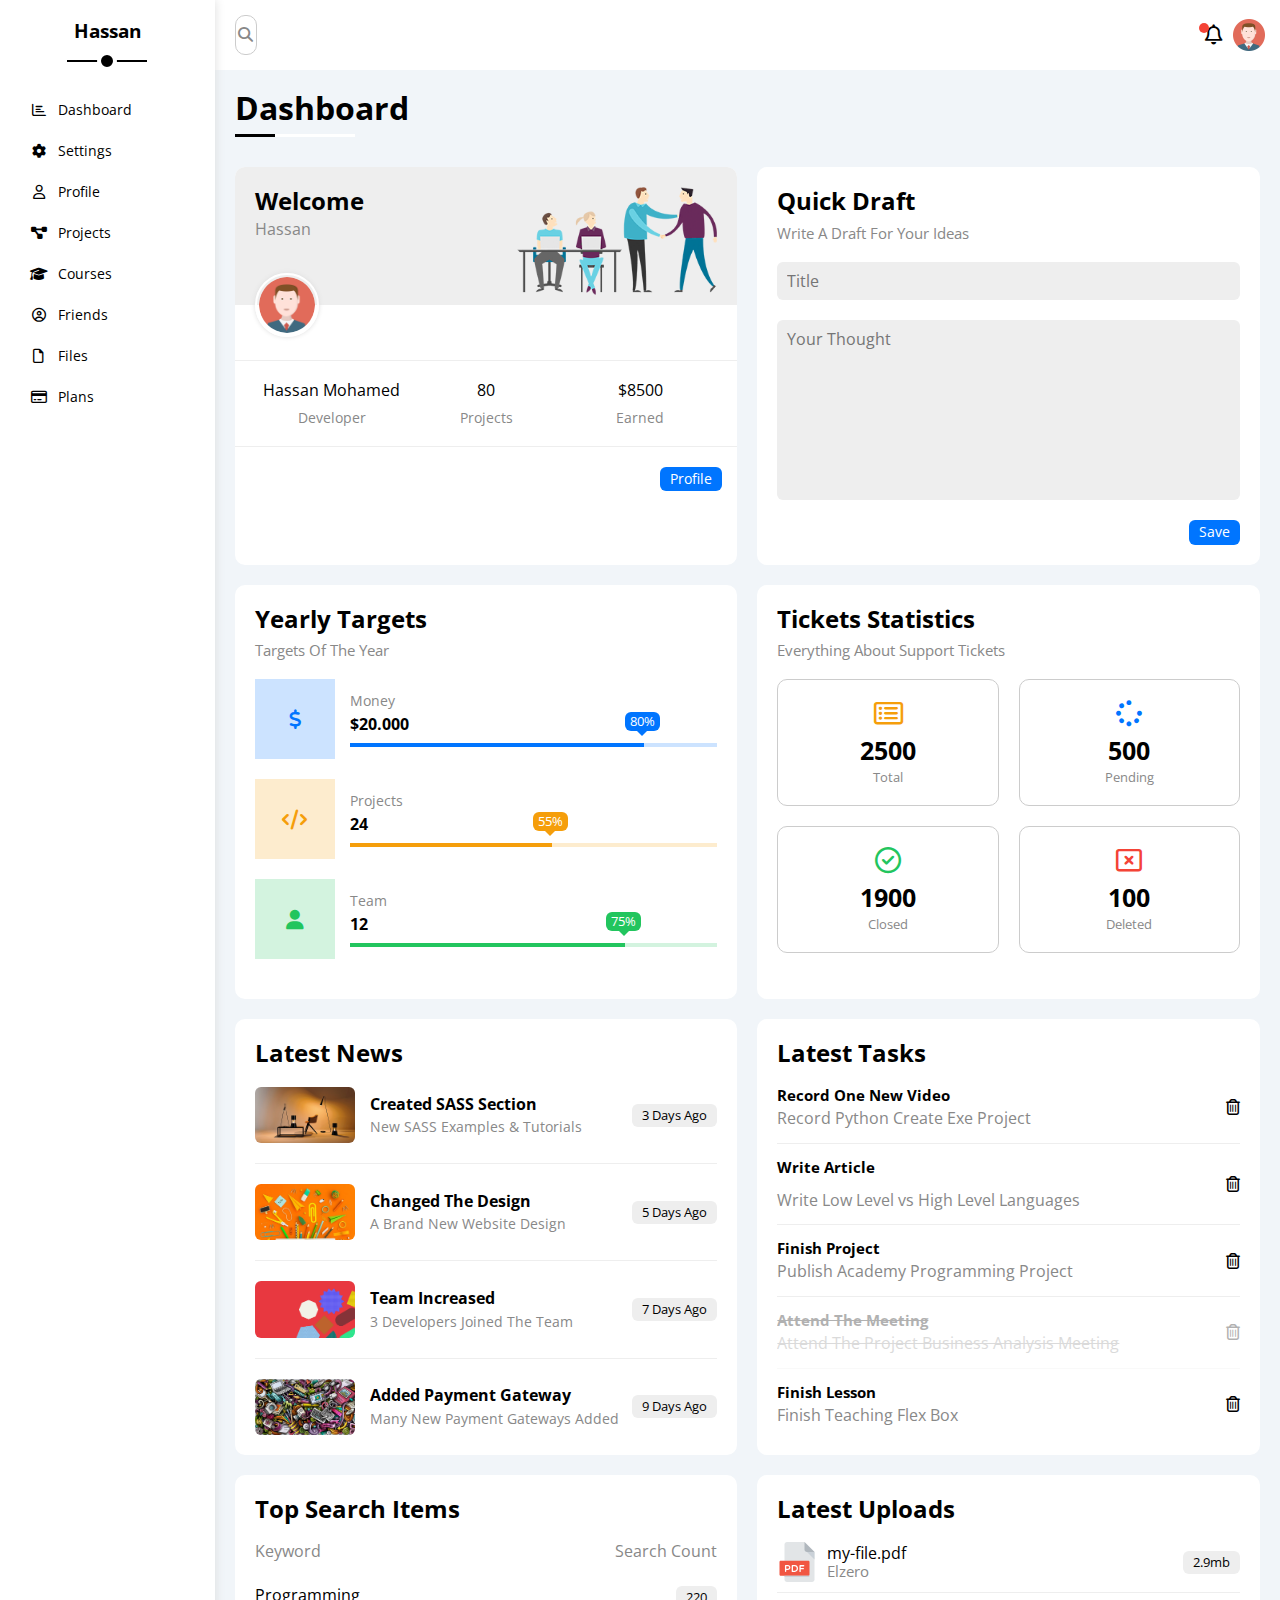
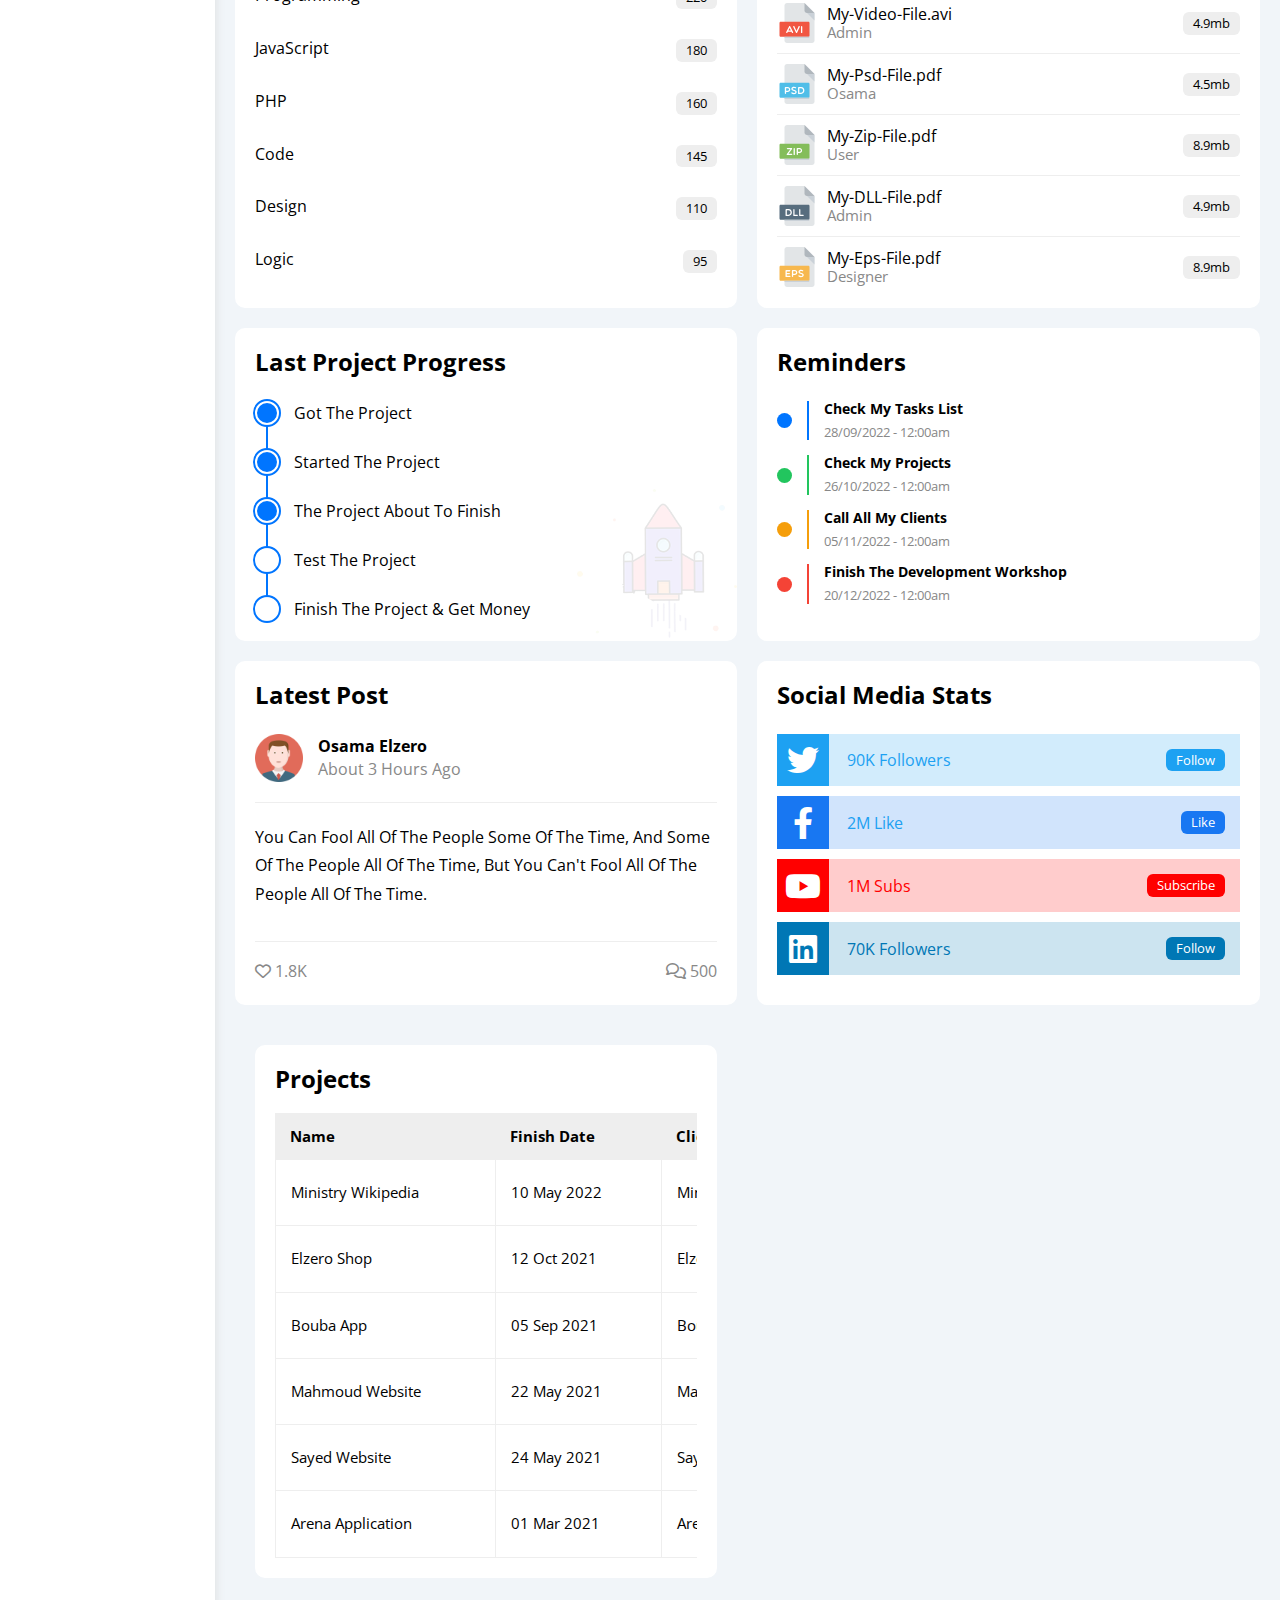
<file: index.html>
<!DOCTYPE html>
<html lang="en">

<head>
    <meta charset="UTF-8">
    <meta http-equiv="X-UA-Compatible" content="IE=edge">
    <meta name="viewport" content="width=device-width, initial-scale=1.0">
    <link rel=" stylesheet" href="./style.css/all.min.css">
    <link rel="stylesheet" href="./style.css/framework.css">
    <link rel="stylesheet" href="./style.css/style.css"">
    <link rel=" stylesheet" href="./style.css/res.css">
    <link rel=" stylesheet" href="./style.css/nor.css">
    <link rel=" preconnect" href="https://fonts.googleapis.com" />
    <link rel="preconnect" href="https://fonts.gstatic.com" crossorigin />
    <link href="https://fonts.googleapis.com/css2?family=Open+Sans:wght@300;500&#038;display=swap" rel="stylesheet" />
    <link rel="icon" href="./imgs/avatar.png">
    <title>Dashboard</title>
</head>

<body>
    <div class="page d-flex">
        <div class="sidebar bg-white p-20 p-relative  ">
            <h3 class="p-relative txt-c mt-0">Hassan</h3>
            <ul>
                <li>
                    <a class="d-flex align-center fs-14 c-black rad-6 p-10 " href=" index.html">
                        <i class="fa-regular fa-chart-bar fa-fw"></i>
                        <span>Dashboard</span>
                    </a>
                </li>
                <li>
                    <a class=" d-flex align-center fs-14 c-black rad-6 p-10" href="settings.html">
                        <i class="fa-solid fa-gear fa-fw"></i>
                        <span>Settings</span>
                    </a>
                </li>
                <li>
                    <a class="d-flex align-center fs-14 c-black rad-6 p-10" href="profile.html">
                        <i class="fa-regular fa-user fa-fw"></i>
                        <span>Profile</span>
                    </a>
                </li>
                <li>
                    <a class="d-flex align-center fs-14 c-black rad-6 p-10" href="projects.html">
                        <i class="fa-solid fa-diagram-project fa-fw"></i>
                        <span>Projects</span>
                    </a>
                </li>
                <li>
                    <a class="d-flex align-center fs-14 c-black rad-6 p-10" href="courses.html">
                        <i class="fa-solid fa-graduation-cap fa-fw"></i>
                        <span>Courses</span>
                    </a>
                </li>
                <li>
                    <a class="d-flex align-center fs-14 c-black rad-6 p-10" href="friends.html">
                        <i class="fa-regular fa-circle-user fa-fw"></i>
                        <span>Friends</span>
                    </a>
                </li>
                <li>
                    <a class="active d-flex align-center fs-14 c-black rad-6 p-10" href="files.html">
                        <i class="fa-regular fa-file fa-fw"></i>
                        <span>Files</span>
                    </a>
                </li>
                <li>
                    <a class="d-flex align-center fs-14 c-black rad-6 p-10" href="plans.html">
                        <i class="fa-regular fa-credit-card fa-fw"></i>
                        <span>Plans</span>
                    </a>
                </li>
            </ul>
        </div>
        <div class="content w-full">
            <!-- start head -->
            <div class="head bg-white p-15 between-flex">
                <div class="search p-relative ">

                    <input type="search" class="rad-10 p-10 border-ccc searchc " placeholder="type a keyword"
                        class="rad-6 p-10">
                </div>
                <div class="icons d-flex align-center">
                    <span class="notification  p-relative"><i class="fa-regular fa-bell fa-lg"></i></span>
                    <img decoding="async" src="imgs/avatar.png" alt="" />
                </div>
            </div>
            <!-- end head -->
            <h1 class="p-relative">Dashboard</h1>
            <div class="wrapper d-grid gap-20">
                <!-- Start Welcome Widget -->
                <div class="welcome bg-white rad-10 txt-c-mobile block-mobile">
                    <div class="intro p-20 d-flex space-between bg-eee">
                        <div>
                            <h2 class="m-0">Welcome</h2>
                            <p class="c-grey mt-5">Hassan</p>
                        </div>
                        <img decoding="async" class="hide-mobile" src="imgs/welcome.png" alt="" />
                    </div>
                    <img decoding="async" src="imgs/avatar.png" alt="" class="avatar" />
                    <div class="body txt-c d-flex p-20 mt-20 mb-20 block-mobile">
                        <div>Hassan Mohamed<span class="d-block c-grey fs-14 mt-10">Developer</span></div>
                        <div>80 <span class="d-block c-grey fs-14 mt-10">Projects</span></div>
                        <div>$8500 <span class="d-block c-grey fs-14 mt-10">Earned</span></div>
                    </div>
                    <a href="profile.html" class="visit d-block fs-14 bg-blue c-white w-fit btn-shape">Profile</a>
                </div>
                <!-- End Welcome Widget -->
                <!-- Start Quick Draft Widget -->
                <div class="quick-draft p-20 bg-white rad-10 ">
                    <h2 class="mt-0 mb-10">Quick Draft</h2>
                    <p class="mt-0 mb-20 c-grey fs-15">Write A Draft For Your Ideas</p>
                    <form>
                        <input class="d-block mb-20 w-full p-10 b-none bg-eee rad-6" type="text" placeholder="Title" />
                        <textarea class="d-block mb-20 w-full p-10 b-none bg-eee rad-6"
                            placeholder="Your Thought"></textarea>
                        <input class="save d-block fs-14 bg-blue c-white b-none w-fit btn-shape" type="submit"
                            value="Save" />
                    </form>
                </div>
                <!-- End Quick Draft Widget -->
                <!-- Start Targets Widget -->
                <div class="targets p-20 bg-white rad-10 Widget">
                    <h2 class="mt-0 mb-10">Yearly Targets</h2>
                    <p class="mt-0 mb-20 c-grey fs-15">Targets Of The Year</p>
                    <div class="target-row mb-20 blue center-flex">
                        <div class="icon center-flex">
                            <i class="fa-solid fa-dollar-sign fa-lg c-blue"></i>
                        </div>
                        <div class="details">
                            <span class="fs-14 c-grey">Money</span>
                            <span class="d-block mt-5 mb-10 fw-bold">$20.000</span>
                            <div class="progress p-relative">
                                <span class="bg-blue blue" style="width: 80%">
                                    <span class="bg-blue">80%</span>
                                </span>
                            </div>
                        </div>
                    </div>
                    <div class="target-row mb-20 center-flex orange">
                        <div class="icon center-flex">
                            <i class="fa-solid fa-code fa-lg c-orange"></i>
                        </div>
                        <div class="details">
                            <span class="fs-14 c-grey">Projects</span>
                            <span class="d-block mt-5 mb-10 fw-bold">24</span>
                            <div class="progress p-relative">
                                <span class="bg-orange orange" style="width: 55%">
                                    <span class="bg-orange">55%</span>
                                </span>
                            </div>
                        </div>
                    </div>
                    <div class="target-row mb-20 center-flex green">
                        <div class="icon center-flex">
                            <i class="fa-solid fa-user fa-lg c-green"></i>
                        </div>
                        <div class="details">
                            <span class="fs-14 c-grey">Team</span>
                            <span class="d-block mt-5 mb-10 fw-bold">12</span>
                            <div class="progress p-relative">
                                <span class="bg-green green" style="width: 75%">
                                    <span class="bg-green">75%</span>
                                </span>
                            </div>
                        </div>
                    </div>
                </div>
                <!-- End Targets Widget --> <!-- Start Ticket Widget -->
                <div class="tickets p-20 bg-white rad-10 ">
                    <h2 class="mt-0 mb-10">Tickets Statistics</h2>
                    <p class="mt-0 mb-20 c-grey fs-15">Everything About Support Tickets</p>
                    <div class="d-flex txt-c gap-20 f-wrap">
                        <div class="box p-20 rad-10 fs-13 c-grey">
                            <i class="fa-regular fa-rectangle-list fa-2x mb-10 c-orange"></i>
                            <span class="d-block c-black fw-bold fs-25 mb-5">2500</span>
                            Total
                        </div>
                        <div class="box p-20 rad-10 fs-13 c-grey">
                            <i class="fa-solid fa-spinner fa-2x mb-10 c-blue"></i>
                            <span class="d-block c-black fw-bold fs-25 mb-5">500</span>
                            Pending
                        </div>
                        <div class="box p-20 rad-10 fs-13 c-grey">
                            <i class="fa-regular fa-circle-check fa-2x mb-10 c-green"></i>
                            <span class="d-block c-black fw-bold fs-25 mb-5">1900</span>
                            Closed
                        </div>
                        <div class="box p-20 rad-10 fs-13 c-grey">
                            <i class="fa-regular fa-rectangle-xmark fa-2x mb-10 c-red"></i>
                            <span class="d-block c-black fw-bold fs-25 mb-5">100</span>
                            Deleted
                        </div>
                    </div>
                </div>
                <!-- End Ticket Widget -->
                <!-- Start Latest News Widget -->
                <div class="latest-news p-20 bg-white rad-10 txt-c-mobile Widget">
                    <h2 class="mt-0 mb-20">Latest News</h2>
                    <div class="news-row d-flex align-center">
                        <img decoding="async" src="imgs/news-01.png" alt="" />
                        <div class="info">
                            <h3>Created SASS Section</h3>
                            <p class="m-0 fs-14 c-grey">New SASS Examples & Tutorials</p>
                        </div>
                        <div class="btn-shape bg-eee fs-13 label">3 Days Ago</div>
                    </div>
                    <div class="news-row d-flex align-center">
                        <img decoding="async" src="imgs/news-02.png" alt="" />
                        <div class="info">
                            <h3>Changed The Design</h3>
                            <p class="m-0 fs-14 c-grey">A Brand New Website Design</p>
                        </div>
                        <div class="btn-shape bg-eee fs-13 label">5 Days Ago</div>
                    </div>
                    <div class="news-row d-flex align-center">
                        <img decoding="async" src="imgs/news-03.png" alt="" />
                        <div class="info">
                            <h3>Team Increased</h3>
                            <p class="m-0 fs-14 c-grey">3 Developers Joined The Team</p>
                        </div>
                        <div class="btn-shape bg-eee fs-13 label">7 Days Ago</div>
                    </div>
                    <div class="news-row d-flex align-center">
                        <img decoding="async" src="imgs/news-04.png" alt="" />
                        <div class="info">
                            <h3>Added Payment Gateway</h3>
                            <p class="m-0 fs-14 c-grey">Many New Payment Gateways Added</p>
                        </div>
                        <div class="btn-shape bg-eee fs-13 label">9 Days Ago</div>
                    </div>
                </div>
                <!-- End Latest News Widget --><!-- Start Tasks Widget -->
                <div class="tasks p-20 bg-white rad-10 ">
                    <h2 class="mt-0 mb-20">Latest Tasks</h2>
                    <div class="task-row between-flex">
                        <div class="info">
                            <h3 class="mt-0 mb-5 fs-15">Record One New Video</h3>
                            <p class="m-0 c-grey">Record Python Create Exe Project</p>
                        </div>
                        <i class="fa-regular fa-trash-can delete"></i>
                    </div>
                    <div class="task-row between-flex">
                        <div class="info">
                            <h3 class="mt-0 mb- 5 fs-15">Write Article</h3>
                            <p class="m-0 c-grey">Write Low Level vs High Level Languages</p>
                        </div>
                        <i class="fa-regular fa-trash-can delete"></i>
                    </div>
                    <div class="task-row between-flex">
                        <div class="info">
                            <h3 class="mt-0 mb-5 fs-15">Finish Project</h3>
                            <p class="m-0 c-grey">Publish Academy Programming Project</p>
                        </div>
                        <i class="fa-regular fa-trash-can delete"></i>
                    </div>
                    <div class="task-row between-flex done">
                        <div class="info">
                            <h3 class="mt-0 mb-5 fs-15">Attend The Meeting</h3>
                            <p class="m-0 c-grey">Attend The Project Business Analysis Meeting</p>
                        </div>
                        <i class="fa-regular fa-trash-can delete"></i>
                    </div>
                    <div class="task-row between-flex">
                        <div class="info">
                            <h3 class="mt-0 mb-5 fs-15">Finish Lesson</h3>
                            <p class="m-0 c-grey">Finish Teaching Flex Box</p>
                        </div>
                        <i class="fa-regular fa-trash-can delete"></i>
                    </div>
                </div>
                <!-- End Tasks -->
                <!-- Start Top Search Word Widget -->
                <div class="search-items p-20 bg-white rad-10 Widget">
                    <h2 class="mt-0 mb-20">Top Search Items</h2>
                    <div class="items-head d-flex space-between c-grey mb-10">
                        <div>Keyword</div>
                        <div>Search Count</div>
                    </div>
                    <div class="items d-flex space-between pt-15 pb-15">
                        <span>Programming</span>
                        <span class="bg-eee fs-13 btn-shape">220</span>
                    </div>
                    <div class="items d-flex space-between pt-15 pb-15">
                        <span>JavaScript</span>
                        <span class="bg-eee btn-shape fs-13">180</span>
                    </div>
                    <div class="items d-flex space-between pt-15 pb-15">
                        <span>PHP</span>
                        <span class="bg-eee btn-shape fs-13">160</span>
                    </div>
                    <div class="items d-flex space-between pt-15 pb-15">
                        <span>Code</span>
                        <span class="bg-eee btn-shape fs-13">145</span>
                    </div>
                    <div class="items d-flex space-between pt-15 pb-15">
                        <span>Design</span>
                        <span class="bg-eee btn-shape fs-13">110</span>
                    </div>
                    <div class="items d-flex space-between pt-15 pb-15">
                        <span>Logic</span>
                        <span class="bg-eee btn-shape fs-13">95</span>
                    </div>
                </div>
                <!-- End Top Search Word Widget -->
                <!-- Start Latest Uploads Widget -->
                <div class="latest-uploads p-20 bg-white rad-10 ">
                    <h2 class="mt-0 mb-20">Latest Uploads</h2>
                    <ul class="m-0">
                        <li class="between-flex pb-10 mb-10">
                            <div class="d-flex align-center">
                                <img decoding="async" class="mr-10" src="imgs/pdf.svg" alt="" />
                                <div>
                                    <span class="d-block">my-file.pdf</span>
                                    <span class="fs-15 c-grey">Elzero</span>
                                </div>
                            </div>
                            <div class="bg-eee btn-shape fs-13">2.9mb</div>
                        </li>
                        <li class="between-flex pb-10 mb-10">
                            <div class="d-flex align-center">
                                <img decoding="async" class="mr-10" src="imgs/avi.svg" alt="" />
                                <div>
                                    <span class="d-block">My-Video-File.avi</span>
                                    <span class="fs-15 c-grey">Admin</span>
                                </div>
                            </div>
                            <div class="bg-eee btn-shape fs-13">4.9mb</div>
                        </li>
                        <li class="between-flex pb-10 mb-10">
                            <div class="d-flex align-center">
                                <img decoding="async" class="mr-10" src="imgs/psd.svg" alt="" />
                                <div>
                                    <span class="d-block">My-Psd-File.pdf</span>
                                    <span class="fs-15 c-grey">Osama</span>
                                </div>
                            </div>
                            <div class="bg-eee btn-shape fs-13">4.5mb</div>
                        </li>
                        <li class="between-flex pb-10 mb-10">
                            <div class="d-flex align-center">
                                <img decoding="async" class="mr-10" src="imgs/zip.svg" alt="" />
                                <div>
                                    <span class="d-block">My-Zip-File.pdf</span>
                                    <span class="fs-15 c-grey">User</span>
                                </div>
                            </div>
                            <div class="bg-eee btn-shape fs-13">8.9mb</div>
                        </li>
                        <li class="between-flex pb-10 mb-10">
                            <div class="d-flex align-center">
                                <img decoding="async" class="mr-10" src="imgs/dll.svg" alt="" />
                                <div>
                                    <span class="d-block">My-DLL-File.pdf</span>
                                    <span class="fs-15 c-grey">Admin</span>
                                </div>
                            </div>
                            <div class="bg-eee btn-shape fs-13">4.9mb</div>
                        </li>
                        <li class="between-flex">
                            <div class="d-flex align-center">
                                <img decoding="async" class="mr-10" src="imgs/eps.svg" alt="" />
                                <div>
                                    <span class="d-block">My-Eps-File.pdf</span>
                                    <span class="fs-15 c-grey">Designer</span>
                                </div>
                            </div>
                            <div class="bg-eee btn-shape fs-13">8.9mb</div>
                        </li>
                    </ul>
                </div>
                <!-- End Latest Uploads Widget --> <!-- Start Last Project Progress Widget -->
                <div class="last-project p-20 bg-white rad-10 p-relative Widget">
                    <h2 class="mt-0 mb-20">Last Project Progress</h2>
                    <ul class="m-0 p-relative">
                        <li class="mt-25 d-flex align-center done">Got The Project</li>
                        <li class="mt-25 d-flex align-center done">Started The Project</li>
                        <li class="mt-25 d-flex align-center done">The Project About To Finish</li>
                        <li class="mt-25 d-flex align-center current">Test The Project</li>
                        <li class="mt-25 d-flex align-center">Finish The Project & Get Money</li>
                    </ul>
                    <img decoding="async" class="launch-icon hide-mobile" src="imgs/project.png" alt="" />
                </div>
                <!-- End Last Project Progress Widget -->
                <!-- Start Reminders Widget -->
                <div class="reminders p-20 bg-white rad-10 p-relative">
                    <h2 class="mt-0 mb-25">Reminders</h2>
                    <ul class="m-0">
                        <li class="d-flex align-center mt-15">
                            <span class="key bg-blue mr-15 d-block rad-half"></span>
                            <div class="pl-15 blue">
                                <p class="fs-14 fw-bold mt-0 mb-5">Check My Tasks List</p>
                                <span class="fs-13 c-grey">28/09/2022 - 12:00am</span>
                            </div>
                        </li>
                        <li class="d-flex align-center mt-15">
                            <span class="key bg-green mr-15 d-block rad-half"></span>
                            <div class="pl-15 green">
                                <p class="fs-14 fw-bold mt-0 mb-5">Check My Projects</p>
                                <span class="fs-13 c-grey">26/10/2022 - 12:00am</span>
                            </div>
                        </li>
                        <li class="d-flex align-center mt-15">
                            <span class="key bg-orange mr-15 d-block rad-half"></span>
                            <div class="pl-15 orange">
                                <p class="fs-14 fw-bold mt-0 mb-5">Call All My Clients</p>
                                <span class="fs-13 c-grey">05/11/2022 - 12:00am</span>
                            </div>
                        </li>
                        <li class="d-flex align-center mt-15">
                            <span class="key bg-red mr-15 d-block rad-half"></span>
                            <div class="pl-15 red">
                                <p class="fs-14 fw-bold mt-0 mb-5">Finish The Development Workshop</p>
                                <span class="fs-13 c-grey">20/12/2022 - 12:00am</span>
                            </div>
                        </li>
                    </ul>
                </div>
                <!-- End Reminders Widget -->
                <!-- Start Latest Post Widget -->
                <div class="latest-post p-20 bg-white rad-10 p-relative">
                    <h2 class="mt-0 mb-25">Latest Post</h2>
                    <div class="top d-flex align-center">
                        <img decoding="async" class="avatar mr-15" src="imgs/avatar.png" alt="" />
                        <div class="info">
                            <span class="d-block mb-5 fw-bold">Osama Elzero</span>
                            <span class="c-grey">About 3 Hours Ago</span>
                        </div>
                    </div>
                    <div class="post-content txt-c-mobile pt-20 pb-20 mt-20 mb-20">
                        You can fool all of the people some of the time, and some of the people all of the time, but you
                        can't
                        fool all of the people all of the time.
                    </div>
                    <div class="post-stats between-flex c-grey">
                        <div>
                            <i class="fa-regular fa-heart"></i>
                            <span>1.8K</span>
                        </div>
                        <div>
                            <i class="fa-regular fa-comments"></i>
                            <span>500</span>
                        </div>
                    </div>
                </div>
                <!-- End Latest Post Widget -->
                <!-- Start Social Media Stats Widget -->
                <div class="social-media p-20 bg-white rad-10 p-relative">
                    <h2 class="mt-0 mb-25">Social Media Stats</h2>
                    <div class="box twitter p-15 p-relative mb-10 between-flex">
                        <i class="fa-brands fa-twitter fa-2x c-white h-full center-flex"></i>
                        <span>90K Followers</span>
                        <a class="fs-13 c-white btn-shape" href="#">Follow</a>
                    </div>
                    <div class="box facebook p-15 p-relative mb-10 between-flex">
                        <i class="fa-brands fa-facebook-f fa-2x c-white h-full center-flex"></i>
                        <span>2M Like</span>
                        <a class="fs-13 c-white btn-shape" href="#">Like</a>
                    </div>
                    <div class="box youtube p-15 p-relative mb-10 between-flex">
                        <i class="fa-brands fa-youtube fa-2x c-white h-full center-flex"></i>
                        <span>1M Subs</span>
                        <a class="fs-13 c-white btn-shape" href="#">Subscribe</a>
                    </div>
                    <div class="box linkedin p-15 p-relative mb-10 between-flex">
                        <i class="fa-brands fa-linkedin fa-2x c-white h-full center-flex"></i>
                        <span>70K Followers</span>
                        <a class="fs-13 c-white btn-shape" href="#">Follow</a>
                    </div>
                </div>
                <!-- Start End Media Stats Widget -->
                <!-- Start Projects Table -->
                <div class="projects p-20 bg-white rad-10 m-20  ">
                    <h2 class="mt-0 mb-20">Projects</h2>
                    <div class="responsive-table">
                        <table class="fs-15 w-full">
                            <thead>
                                <tr>
                                    <td>Name</td>
                                    <td>Finish Date</td>
                                    <td>Client</td>
                                    <td>Price</td>
                                    <td>Team</td>
                                    <td>Status</td>
                                </tr>
                            </thead>
                            <tbody>
                                <tr>
                                    <td>Ministry Wikipedia</td>
                                    <td>10 May 2022</td>
                                    <td>Ministry</td>
                                    <td>$5300</td>
                                    <td>
                                        <img decoding="async" src="imgs/team-01.png" alt="" />
                                        <img decoding="async" src="imgs/team-02.png" alt="" />
                                        <img decoding="async" src="imgs/team-03.png" alt="" />
                                        <img decoding="async" src="imgs/team-05.png" alt="" />
                                    </td>
                                    <td>
                                        <span class="label btn-shape bg-orange c-white">Pending</span>
                                    </td>
                                </tr>
                                <tr>
                                    <td>Elzero Shop</td>
                                    <td>12 Oct 2021</td>
                                    <td>Elzero Company</td>
                                    <td>$1500</td>
                                    <td>
                                        <img decoding="async" src="imgs/team-01.png" alt="" />
                                        <img decoding="async" src="imgs/team-02.png" alt="" />
                                        <img decoding="async" src="imgs/team-05.png" alt="" />
                                    </td>
                                    <td><span class="label btn-shape bg-blue c-white">In Progress</span></td>
                                </tr>
                                <tr>
                                    <td>Bouba App</td>
                                    <td>05 Sep 2021</td>
                                    <td>Bouba</td>
                                    <td>$800</td>
                                    <td>
                                        <img decoding="async" src="imgs/team-02.png" alt="" />
                                        <img decoding="async" src="imgs/team-03.png" alt="" />
                                    </td>
                                    <td><span class="label btn-shape bg-green c-white">Completed</span></td>
                                </tr>
                                <tr>
                                    <td>Mahmoud Website</td>
                                    <td>22 May 2021</td>
                                    <td>Mahmoud</td>
                                    <td>$600</td>
                                    <td>
                                        <img decoding="async" src="imgs/team-01.png" alt="" />
                                        <img decoding="async" src="imgs/team-02.png" alt="" />
                                    </td>
                                    <td><span class="label btn-shape bg-green c-white">Completed</span></td>
                                </tr>
                                <tr>
                                    <td>Sayed Website</td>
                                    <td>24 May 2021</td>
                                    <td>Sayed</td>
                                    <td>$300</td>
                                    <td>
                                        <img decoding="async" src="imgs/team-01.png" alt="" />
                                        <img decoding="async" src="imgs/team-03.png" alt="" />
                                    </td>
                                    <td><span class="label btn-shape bg-red c-white">Rejected</span></td>
                                </tr>
                                <tr>
                                    <td>Arena Application</td>
                                    <td>01 Mar 2021</td>
                                    <td>Arena Company</td>
                                    <td>$2600</td>
                                    <td>
                                        <img decoding="async" src="imgs/team-01.png" alt="" />
                                        <img decoding="async" src="imgs/team-02.png" alt="" />
                                        <img decoding="async" src="imgs/team-03.png" alt="" />
                                        <img decoding="async" src="imgs/team-04.png" alt="" />
                                    </td>
                                    <td><span class="label btn-shape bg-green c-white">Completed</span></td>
                                </tr>
                            </tbody>
                        </table>
                    </div>
                </div>
                <!-- End Projects Table -->
            </div>
        </div>
</body>

</html>
</file>
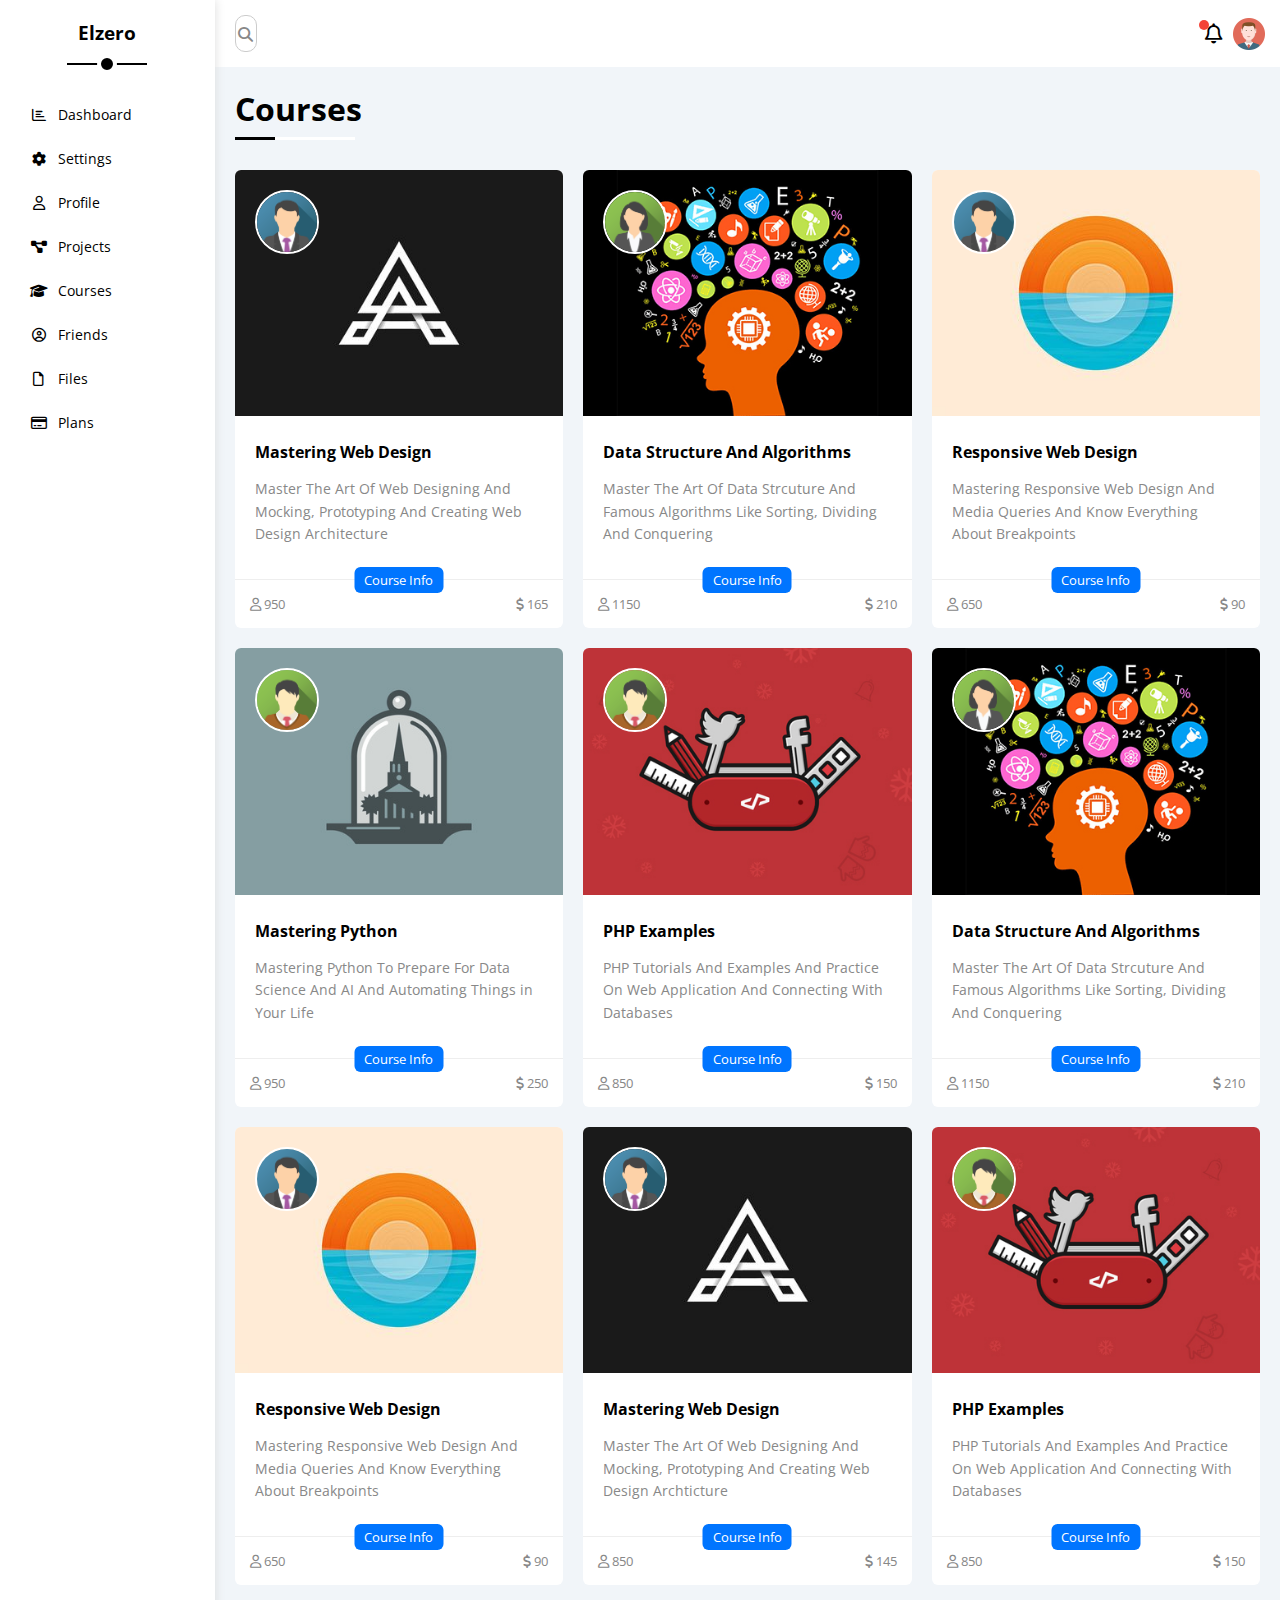
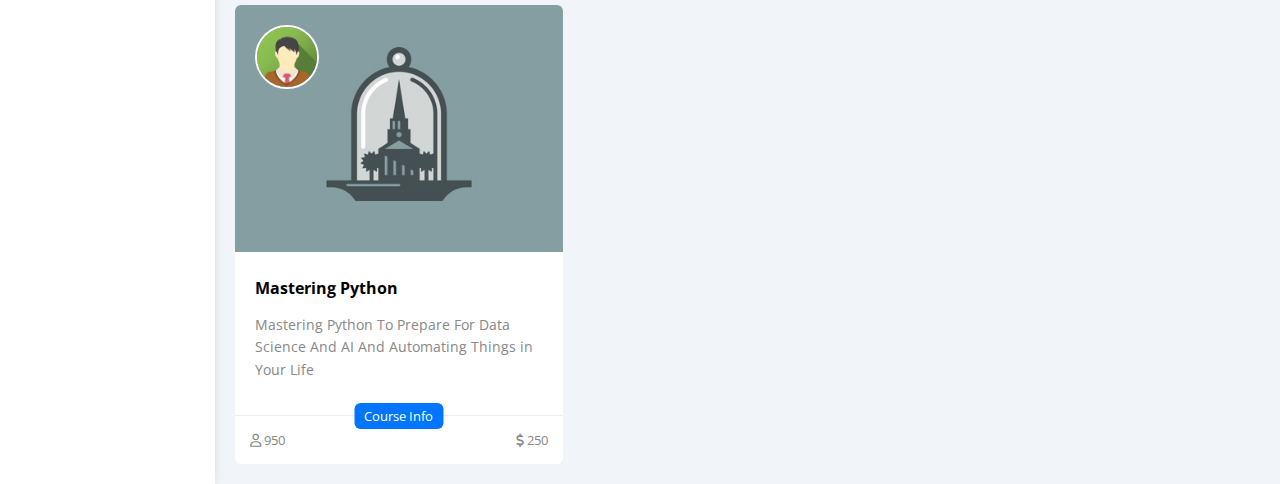
<file: courses.html>
<!DOCTYPE html>
<html lang="en">

<head>
    <meta charset="UTF-8" />
    <meta http-equiv="X-UA-Compatible" content="IE=edge" />
    <meta name="viewport" content="width=device-width, initial-scale=1.0" />
    <title>Courses</title>
    <link rel="stylesheet" href="style.css/all.min.css" />
    <link rel="stylesheet" href="style.css/framework.css" />
    <link rel="stylesheet" href="style.css/style.css" />
    <link rel="preconnect" href="https://fonts.googleapis.com" />
    <link rel="preconnect" href="https://fonts.gstatic.com" crossorigin />
    <link href="https://fonts.googleapis.com/css2?family=Open+Sans:wght@300;500&#038;display=swap" rel="stylesheet" />
</head>

<body>
    <div class="page d-flex">
        <div class="sidebar bg-white p-20 p-relative">
            <h3 class="p-relative txt-c mt-0">Elzero</h3>
            <ul>
                <li>
                    <a class="d-flex align-center fs-14 c-black rad-6 p-10" href="index.html">
                        <i class="fa-regular fa-chart-bar fa-fw"></i>
                        <span>Dashboard</span>
                    </a>
                </li>
                <li>
                    <a class="d-flex align-center fs-14 c-black rad-6 p-10" href="settings.html">
                        <i class="fa-solid fa-gear fa-fw"></i>
                        <span>Settings</span>
                    </a>
                </li>
                <li>
                    <a class="d-flex align-center fs-14 c-black rad-6 p-10" href="profile.html">
                        <i class="fa-regular fa-user fa-fw"></i>
                        <span>Profile</span>
                    </a>
                </li>
                <li>
                    <a class="d-flex align-center fs-14 c-black rad-6 p-10" href="projects.html">
                        <i class="fa-solid fa-diagram-project fa-fw"></i>
                        <span>Projects</span>
                    </a>
                </li>
                <li>
                    <a class="active d-flex align-center fs-14 c-black rad-6 p-10" href="courses.html">
                        <i class="fa-solid fa-graduation-cap fa-fw"></i>
                        <span>Courses</span>
                    </a>
                </li>
                <li>
                    <a class="d-flex align-center fs-14 c-black rad-6 p-10" href="friends.html">
                        <i class="fa-regular fa-circle-user fa-fw"></i>
                        <span>Friends</span>
                    </a>
                </li>
                <li>
                    <a class="d-flex align-center fs-14 c-black rad-6 p-10" href="files.html">
                        <i class="fa-regular fa-file fa-fw"></i>
                        <span>Files</span>
                    </a>
                </li>
                <li>
                    <a class="d-flex align-center fs-14 c-black rad-6 p-10" href="plans.html">
                        <i class="fa-regular fa-credit-card fa-fw"></i>
                        <span>Plans</span>
                    </a>
                </li>
            </ul>
        </div>
        <div class="content w-full">
            <!-- Start Head -->
            <div class="head bg-white p-15 between-flex">
                <div class="search p-relative">
                    <input class="p-10" type="search" placeholder="Type A Keyword" />
                </div>
                <div class="icons d-flex align-center">
                    <span class="notification p-relative">
                        <i class="fa-regular fa-bell fa-lg"></i>
                    </span>
                    <img decoding="async" src="imgs/avatar.png" alt="" />
                </div>
            </div>
            <!-- End Head -->
            <h1 class="p-relative">Courses</h1>
            <div class="courses-page d-grid m-20 gap-20">
                <div class="course bg-white rad-6 p-relative">
                    <img decoding="async" class="cover" src="imgs/course-01.jpg" alt="" />
                    <img decoding="async" class="instructor" src="imgs/team-01.png" alt="" />
                    <div class="p-20">
                        <h4 class="m-0">Mastering Web Design</h4>
                        <p class="description c-grey mt-15 fs-14">
                            Master The Art Of Web Designing And Mocking, Prototyping And Creating Web Design
                            Architecture
                        </p>
                    </div>
                    <div class="info p-15 p-relative between-flex">
                        <span class="title bg-blue c-white btn-shape">Course Info</span>
                        <span class="c-grey">
                            <i class="fa-regular fa-user"></i>
                            950
                        </span>
                        <span class="c-grey">
                            <i class="fa-solid fa-dollar-sign"></i>
                            165
                        </span>
                    </div>
                </div>
                <div class="course bg-white rad-6 p-relative">
                    <img decoding="async" class="cover" src="imgs/course-02.jpg" alt="" />
                    <img decoding="async" class="instructor" src="imgs/team-02.png" alt="" />
                    <div class="p-20">
                        <h4 class="m-0">Data Structure And Algorithms</h4>
                        <p class="description c-grey mt-15 fs-14">
                            Master The Art Of Data Strcuture And Famous Algorithms Like Sorting, Dividing And Conquering
                        </p>
                    </div>
                    <div class="info p-15 p-relative between-flex">
                        <span class="title bg-blue c-white btn-shape">Course Info</span>
                        <span class="c-grey"> <i class="fa-regular fa-user"></i> 1150</span>
                        <span class="c-grey"><i class="fa-solid fa-dollar-sign"></i> 210</span>
                    </div>
                </div>
                <div class="course bg-white rad-6 p-relative">
                    <img decoding="async" class="cover" src="imgs/course-03.jpg" alt="" />
                    <img decoding="async" class="instructor" src="imgs/team-01.png" alt="" />
                    <div class="p-20">
                        <h4 class="m-0">Responsive Web Design</h4>
                        <p class="description c-grey mt-15 fs-14">
                            Mastering Responsive Web Design And Media Queries And Know Everything About Breakpoints
                        </p>
                    </div>
                    <div class="info p-15 p-relative between-flex">
                        <span class="title bg-blue c-white btn-shape">Course Info</span>
                        <span class="c-grey"> <i class="fa-regular fa-user"></i> 650</span>
                        <span class="c-grey"><i class="fa-solid fa-dollar-sign"></i> 90</span>
                    </div>
                </div>
                <div class="course bg-white rad-6 p-relative">
                    <img decoding="async" class="cover" src="imgs/course-04.jpg" alt="" />
                    <img decoding="async" class="instructor" src="imgs/team-03.png" alt="" />
                    <div class="p-20">
                        <h4 class="m-0">Mastering Python</h4>
                        <p class="description c-grey mt-15 fs-14">
                            Mastering Python To Prepare For Data Science And AI And Automating Things in Your Life
                        </p>
                    </div>
                    <div class="info p-15 p-relative between-flex">
                        <span class="title bg-blue c-white btn-shape">Course Info</span>
                        <span class="c-grey"> <i class="fa-regular fa-user"></i> 950</span>
                        <span class="c-grey"><i class="fa-solid fa-dollar-sign"></i> 250</span>
                    </div>
                </div>
                <div class="course bg-white rad-6 p-relative">
                    <img decoding="async" class="cover" src="imgs/course-05.jpg" alt="" />
                    <img decoding="async" class="instructor" src="imgs/team-03.png" alt="" />
                    <div class="p-20">
                        <h4 class="m-0">PHP Examples</h4>
                        <p class="description c-grey mt-15 fs-14">
                            PHP Tutorials And Examples And Practice On Web Application And Connecting With Databases
                        </p>
                    </div>
                    <div class="info p-15 p-relative between-flex">
                        <span class="title bg-blue c-white btn-shape">Course Info</span>
                        <span class="c-grey"> <i class="fa-regular fa-user"></i> 850</span>
                        <span class="c-grey"><i class="fa-solid fa-dollar-sign"></i> 150</span>
                    </div>
                </div>
                <div class="course bg-white rad-6 p-relative">
                    <img decoding="async" class="cover" src="imgs/course-02.jpg" alt="" />
                    <img decoding="async" class="instructor" src="imgs/team-02.png" alt="" />
                    <div class="p-20">
                        <h4 class="m-0">Data Structure And Algorithms</h4>
                        <p class="description c-grey mt-15 fs-14">
                            Master The Art Of Data Strcuture And Famous Algorithms Like Sorting, Dividing And Conquering
                        </p>
                    </div>
                    <div class="info p-15 p-relative between-flex">
                        <span class="title bg-blue c-white btn-shape">Course Info</span>
                        <span class="c-grey"> <i class="fa-regular fa-user"></i> 1150</span>
                        <span class="c-grey"><i class="fa-solid fa-dollar-sign"></i> 210</span>
                    </div>
                </div>
                <div class="course bg-white rad-6 p-relative">
                    <img decoding="async" class="cover" src="imgs/course-03.jpg" alt="" />
                    <img decoding="async" class="instructor" src="imgs/team-01.png" alt="" />
                    <div class="p-20">
                        <h4 class="m-0">Responsive Web Design</h4>
                        <p class="description c-grey mt-15 fs-14">
                            Mastering Responsive Web Design And Media Queries And Know Everything About Breakpoints
                        </p>
                    </div>
                    <div class="info p-15 p-relative between-flex">
                        <span class="title bg-blue c-white btn-shape">Course Info</span>
                        <span class="c-grey"> <i class="fa-regular fa-user"></i> 650</span>
                        <span class="c-grey"><i class="fa-solid fa-dollar-sign"></i> 90</span>
                    </div>
                </div>
                <div class="course bg-white rad-6 p-relative">
                    <img decoding="async" class="cover" src="imgs/course-01.jpg" alt="" />
                    <img decoding="async" class="instructor" src="imgs/team-01.png" alt="" />
                    <div class="p-20">
                        <h4 class="m-0">Mastering Web Design</h4>
                        <p class="description c-grey mt-15 fs-14">
                            Master The Art Of Web Designing And Mocking, Prototyping And Creating Web Design Archticture
                        </p>
                    </div>
                    <div class="info p-15 p-relative between-flex">
                        <span class="title bg-blue c-white btn-shape">Course Info</span>
                        <span class="c-grey"> <i class="fa-regular fa-user"></i> 850</span>
                        <span class="c-grey"><i class="fa-solid fa-dollar-sign"></i> 145</span>
                    </div>
                </div>
                <div class="course bg-white rad-6 p-relative">
                    <img decoding="async" class="cover" src="imgs/course-05.jpg" alt="" />
                    <img decoding="async" class="instructor" src="imgs/team-03.png" alt="" />
                    <div class="p-20">
                        <h4 class="m-0">PHP Examples</h4>
                        <p class="description c-grey mt-15 fs-14">
                            PHP Tutorials And Examples And Practice On Web Application And Connecting With Databases
                        </p>
                    </div>
                    <div class="info p-15 p-relative between-flex">
                        <span class="title bg-blue c-white btn-shape">Course Info</span>
                        <span class="c-grey"> <i class="fa-regular fa-user"></i> 850</span>
                        <span class="c-grey"><i class="fa-solid fa-dollar-sign"></i> 150</span>
                    </div>
                </div>
                <div class="course bg-white rad-6 p-relative">
                    <img decoding="async" class="cover" src="imgs/course-04.jpg" alt="" />
                    <img decoding="async" class="instructor" src="imgs/team-03.png" alt="" />
                    <div class="p-20">
                        <h4 class="m-0">Mastering Python</h4>
                        <p class="description c-grey mt-15 fs-14">
                            Mastering Python To Prepare For Data Science And AI And Automating Things in Your Life
                        </p>
                    </div>
                    <div class="info p-15 p-relative between-flex">
                        <span class="title bg-blue c-white btn-shape">Course Info</span>
                        <span class="c-grey"> <i class="fa-regular fa-user"></i> 950</span>
                        <span class="c-grey"><i class="fa-solid fa-dollar-sign"></i> 250</span>
                    </div>
                </div>
            </div>
        </div>
    </div>
</body>

</html>
</file>
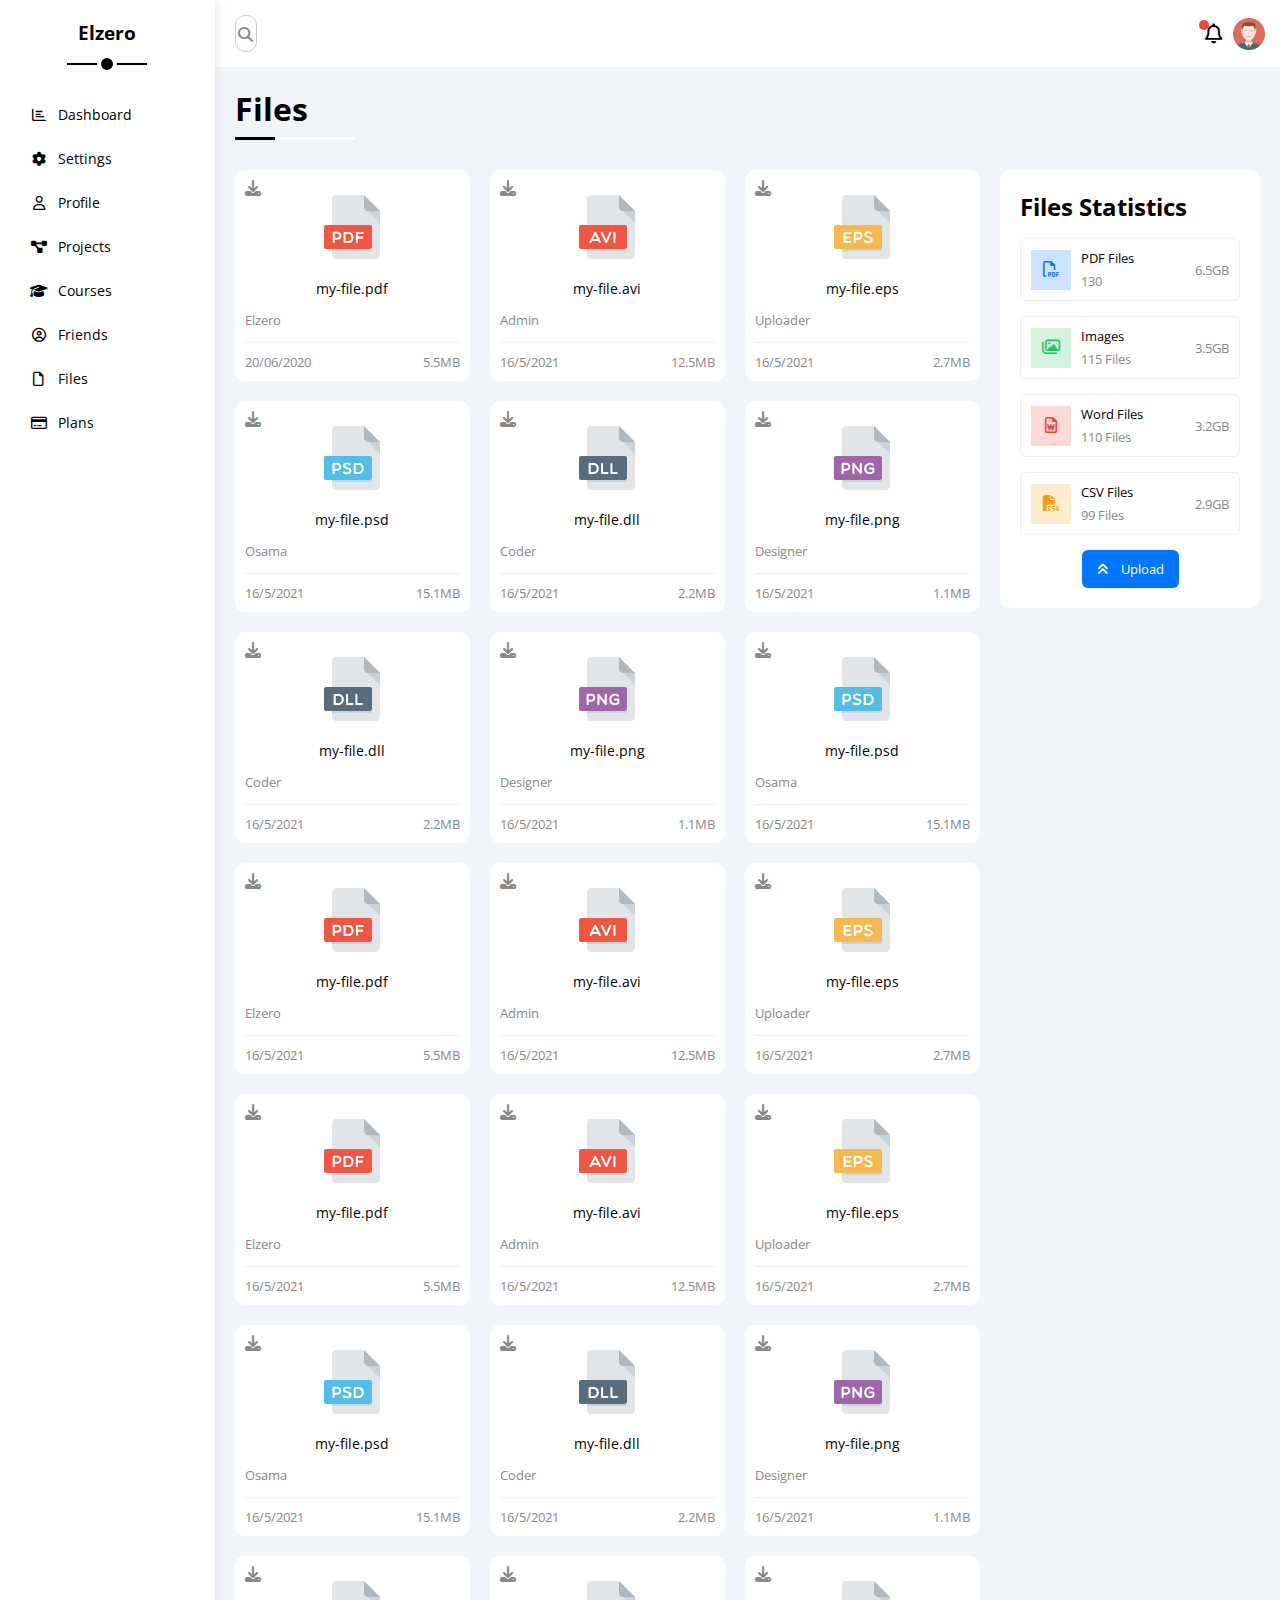
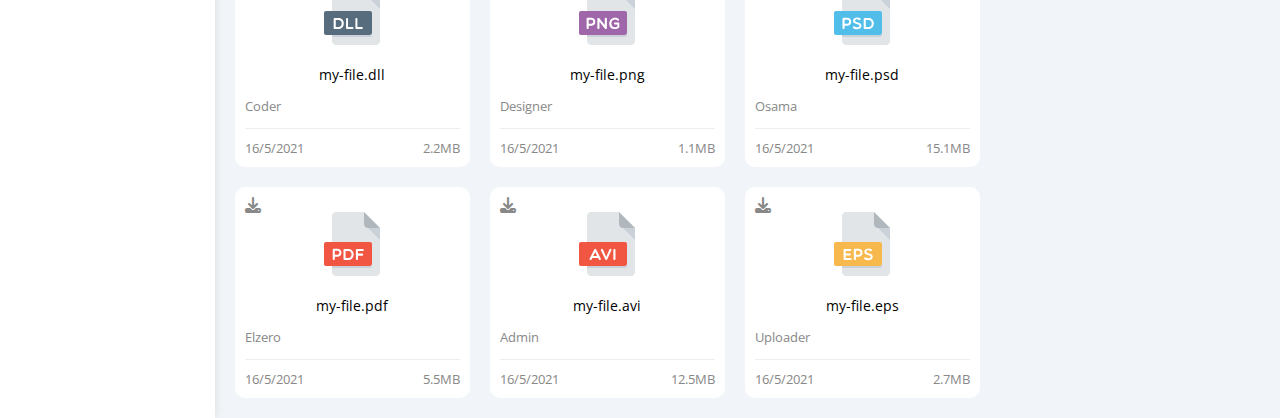
<file: files.html>
<!DOCTYPE html>
<html lang="en">

<head>
    <meta charset="UTF-8" />
    <meta http-equiv="X-UA-Compatible" content="IE=edge" />
    <meta name="viewport" content="width=device-width, initial-scale=1.0" />
    <title>Files</title>
    <link rel="stylesheet" href="style.css/all.min.css" />
    <link rel="stylesheet" href="style.css/framework.css" />
    <link rel="stylesheet" href="style.css/style.css" />
    <link rel="preconnect" href="https://fonts.googleapis.com" />
    <link rel="preconnect" href="https://fonts.gstatic.com" crossorigin />
    <link href="https://fonts.googleapis.com/css2?family=Open+Sans:wght@300;500&#038;display=swap" rel="stylesheet" />
</head>

<body>
    <div class="page d-flex">
        <div class="sidebar bg-white p-20 p-relative">
            <h3 class="p-relative txt-c mt-0">Elzero</h3>
            <ul>
                <li>
                    <a class="d-flex align-center fs-14 c-black rad-6 p-10" href="index.html">
                        <i class="fa-regular fa-chart-bar fa-fw"></i>
                        <span>Dashboard</span>
                    </a>
                </li>
                <li>
                    <a class="d-flex align-center fs-14 c-black rad-6 p-10" href="settings.html">
                        <i class="fa-solid fa-gear fa-fw"></i>
                        <span>Settings</span>
                    </a>
                </li>
                <li>
                    <a class="d-flex align-center fs-14 c-black rad-6 p-10" href="profile.html">
                        <i class="fa-regular fa-user fa-fw"></i>
                        <span>Profile</span>
                    </a>
                </li>
                <li>
                    <a class="d-flex align-center fs-14 c-black rad-6 p-10" href="projects.html">
                        <i class="fa-solid fa-diagram-project fa-fw"></i>
                        <span>Projects</span>
                    </a>
                </li>
                <li>
                    <a class="d-flex align-center fs-14 c-black rad-6 p-10" href="courses.html">
                        <i class="fa-solid fa-graduation-cap fa-fw"></i>
                        <span>Courses</span>
                    </a>
                </li>
                <li>
                    <a class="d-flex align-center fs-14 c-black rad-6 p-10" href="friends.html">
                        <i class="fa-regular fa-circle-user fa-fw"></i>
                        <span>Friends</span>
                    </a>
                </li>
                <li>
                    <a class="active d-flex align-center fs-14 c-black rad-6 p-10" href="files.html">
                        <i class="fa-regular fa-file fa-fw"></i>
                        <span>Files</span>
                    </a>
                </li>
                <li>
                    <a class="d-flex align-center fs-14 c-black rad-6 p-10" href="plans.html">
                        <i class="fa-regular fa-credit-card fa-fw"></i>
                        <span>Plans</span>
                    </a>
                </li>
            </ul>
        </div>
        <div class="content w-full">
            <!-- Start Head -->
            <div class="head bg-white p-15 between-flex">
                <div class="search p-relative">
                    <input class="p-10" type="search" placeholder="Type A Keyword" />
                </div>
                <div class="icons d-flex align-center">
                    <span class="notification p-relative">
                        <i class="fa-regular fa-bell fa-lg"></i>
                    </span>
                    <img decoding="async" src="imgs/avatar.png" alt="" />
                </div>
            </div>
            <!-- End Head -->
            <h1 class="p-relative">Files</h1>
            <div class="files-page d-flex m-20 gap-20">
                <div class="files-stats p-20 bg-white rad-10">
                    <h2 class="mt-0 mb-15 txt-c-mobile">Files Statistics</h2>
                    <div class="d-flex align-center border-eee p-10 rad-6 mb-15 fs-13">
                        <i class="fa-regular fa-file-pdf fa-lg blue center-flex c-blue icon"></i>
                        <div class="info">
                            <span>PDF Files</span>
                            <span class="c-grey d-block mt-5">130</span>
                        </div>
                        <div class="size c-grey">6.5GB</div>
                    </div>
                    <div class="d-flex align-center border-eee p-10 rad-6 mb-15 fs-13">
                        <i class="fa-regular fa-images fa-lg green center-flex c-green icon"></i>
                        <div class="info">
                            <span>Images</span>
                            <span class="c-grey d-block mt-5">115 Files</span>
                        </div>
                        <div class="size c-grey">3.5GB</div>
                    </div>
                    <div class="d-flex align-center border-eee p-10 rad-6 mb-15 fs-13">
                        <i class="fa-regular fa-file-word fa-lg red center-flex c-red icon"></i>
                        <div class="info">
                            <span>Word Files</span>
                            <span class="c-grey d-block mt-5">110 Files</span>
                        </div>
                        <div class="size c-grey">3.2GB</div>
                    </div>
                    <div class="d-flex align-center border-eee p-10 rad-6 fs-13">
                        <i class="fa-solid fa-file-csv fa-lg orange center-flex c-orange icon"></i>
                        <div class="info">
                            <span>CSV Files</span>
                            <span class="c-grey d-block mt-5">99 Files</span>
                        </div>
                        <div class="size c-grey">2.9GB</div>
                    </div>
                    <a class="upload bg-blue c-white fs-13 rad-6 d-block w-fit" href="#">
                        <i class="fa-solid fa-angles-up mr-10"></i>
                        Upload
                    </a>
                </div>
                <div class="files-content d-grid gap-20">
                    <div class="file bg-white p-10 rad-10">
                        <i class="fa-solid fa-download c-grey p-absolute"></i>
                        <div class="icon txt-c">
                            <img decoding="async" class="mt-15 mb-15" src="imgs/pdf.svg" alt="" />
                        </div>
                        <div class="txt-c mb-10 fs-14">my-file.pdf</div>
                        <p class="c-grey fs-13">Elzero</p>
                        <div class="info between-flex mt-10 pt-10 fs-13 c-grey">
                            <span>20/06/2020</span>
                            <span>5.5MB</span>
                        </div>
                    </div>
                    <div class="file bg-white p-10 rad-10">
                        <i class="fa-solid fa-download c-grey p-absolute"></i>
                        <div class="icon txt-c">
                            <img decoding="async" class="mt-15 mb-15" src="imgs/avi.svg" alt="" />
                        </div>
                        <div class="txt-c mb-10 fs-14">my-file.avi</div>
                        <p class="c-grey fs-13">Admin</p>
                        <div class="info between-flex mt-10 pt-10 fs-13 c-grey">
                            <span>16/5/2021</span>
                            <span>12.5MB</span>
                        </div>
                    </div>
                    <div class="file bg-white p-10 rad-10">
                        <i class="fa-solid fa-download c-grey p-absolute"></i>
                        <div class="icon txt-c">
                            <img decoding="async" class="mt-15 mb-15" src="imgs/eps.svg" alt="" />
                        </div>
                        <div class="txt-c mb-10 fs-14">my-file.eps</div>
                        <p class="c-grey fs-13">Uploader</p>
                        <div class="info between-flex mt-10 pt-10 fs-13 c-grey">
                            <span>16/5/2021</span>
                            <span>2.7MB</span>
                        </div>
                    </div>
                    <div class="file bg-white p-10 rad-10">
                        <i class="fa-solid fa-download c-grey p-absolute"></i>
                        <div class="icon txt-c">
                            <img decoding="async" class="mt-15 mb-15" src="imgs/psd.svg" alt="" />
                        </div>
                        <div class="txt-c mb-10 fs-14">my-file.psd</div>
                        <p class="c-grey fs-13">Osama</p>
                        <div class="info between-flex mt-10 pt-10 fs-13 c-grey">
                            <span>16/5/2021</span>
                            <span>15.1MB</span>
                        </div>
                    </div>
                    <div class="file bg-white p-10 rad-10">
                        <i class="fa-solid fa-download c-grey p-absolute"></i>
                        <div class="icon txt-c">
                            <img decoding="async" class="mt-15 mb-15" src="imgs/dll.svg" alt="" />
                        </div>
                        <div class="txt-c mb-10 fs-14">my-file.dll</div>
                        <p class="c-grey fs-13">Coder</p>
                        <div class="info between-flex mt-10 pt-10 fs-13 c-grey">
                            <span>16/5/2021</span>
                            <span>2.2MB</span>
                        </div>
                    </div>
                    <div class="file bg-white p-10 rad-10">
                        <i class="fa-solid fa-download c-grey p-absolute"></i>
                        <div class="icon txt-c">
                            <img decoding="async" class="mt-15 mb-15" src="imgs/png.svg" alt="" />
                        </div>
                        <div class="txt-c mb-10 fs-14">my-file.png</div>
                        <p class="c-grey fs-13">Designer</p>
                        <div class="info between-flex mt-10 pt-10 fs-13 c-grey">
                            <span>16/5/2021</span>
                            <span>1.1MB</span>
                        </div>
                    </div>
                    <div class="file bg-white p-10 rad-10">
                        <i class="fa-solid fa-download c-grey p-absolute"></i>
                        <div class="icon txt-c">
                            <img decoding="async" class="mt-15 mb-15" src="imgs/dll.svg" alt="" />
                        </div>
                        <div class="txt-c mb-10 fs-14">my-file.dll</div>
                        <p class="c-grey fs-13">Coder</p>
                        <div class="info between-flex mt-10 pt-10 fs-13 c-grey">
                            <span>16/5/2021</span>
                            <span>2.2MB</span>
                        </div>
                    </div>
                    <div class="file bg-white p-10 rad-10">
                        <i class="fa-solid fa-download c-grey p-absolute"></i>
                        <div class="icon txt-c">
                            <img decoding="async" class="mt-15 mb-15" src="imgs/png.svg" alt="" />
                        </div>
                        <div class="txt-c mb-10 fs-14">my-file.png</div>
                        <p class="c-grey fs-13">Designer</p>
                        <div class="info between-flex mt-10 pt-10 fs-13 c-grey">
                            <span>16/5/2021</span>
                            <span>1.1MB</span>
                        </div>
                    </div>
                    <div class="file bg-white p-10 rad-10">
                        <i class="fa-solid fa-download c-grey p-absolute"></i>
                        <div class="icon txt-c">
                            <img decoding="async" class="mt-15 mb-15" src="imgs/psd.svg" alt="" />
                        </div>
                        <div class="txt-c mb-10 fs-14">my-file.psd</div>
                        <p class="c-grey fs-13">Osama</p>
                        <div class="info between-flex mt-10 pt-10 fs-13 c-grey">
                            <span>16/5/2021</span>
                            <span>15.1MB</span>
                        </div>
                    </div>
                    <div class="file bg-white p-10 rad-10">
                        <i class="fa-solid fa-download c-grey p-absolute"></i>
                        <div class="icon txt-c">
                            <img decoding="async" class="mt-15 mb-15" src="imgs/pdf.svg" alt="" />
                        </div>
                        <div class="txt-c mb-10 fs-14">my-file.pdf</div>
                        <p class="c-grey fs-13">Elzero</p>
                        <div class="info between-flex mt-10 pt-10 fs-13 c-grey">
                            <span>16/5/2021</span>
                            <span>5.5MB</span>
                        </div>
                    </div>
                    <div class="file bg-white p-10 rad-10">
                        <i class="fa-solid fa-download c-grey p-absolute"></i>
                        <div class="icon txt-c">
                            <img decoding="async" class="mt-15 mb-15" src="imgs/avi.svg" alt="" />
                        </div>
                        <div class="txt-c mb-10 fs-14">my-file.avi</div>
                        <p class="c-grey fs-13">Admin</p>
                        <div class="info between-flex mt-10 pt-10 fs-13 c-grey">
                            <span>16/5/2021</span>
                            <span>12.5MB</span>
                        </div>
                    </div>
                    <div class="file bg-white p-10 rad-10">
                        <i class="fa-solid fa-download c-grey p-absolute"></i>
                        <div class="icon txt-c">
                            <img decoding="async" class="mt-15 mb-15" src="imgs/eps.svg" alt="" />
                        </div>
                        <div class="txt-c mb-10 fs-14">my-file.eps</div>
                        <p class="c-grey fs-13">Uploader</p>
                        <div class="info between-flex mt-10 pt-10 fs-13 c-grey">
                            <span>16/5/2021</span>
                            <span>2.7MB</span>
                        </div>
                    </div>
                    <div class="file bg-white p-10 rad-10">
                        <i class="fa-solid fa-download c-grey p-absolute"></i>
                        <div class="icon txt-c">
                            <img decoding="async" class="mt-15 mb-15" src="imgs/pdf.svg" alt="" />
                        </div>
                        <div class="txt-c mb-10 fs-14">my-file.pdf</div>
                        <p class="c-grey fs-13">Elzero</p>
                        <div class="info between-flex mt-10 pt-10 fs-13 c-grey">
                            <span>16/5/2021</span>
                            <span>5.5MB</span>
                        </div>
                    </div>
                    <div class="file bg-white p-10 rad-10">
                        <i class="fa-solid fa-download c-grey p-absolute"></i>
                        <div class="icon txt-c">
                            <img decoding="async" class="mt-15 mb-15" src="imgs/avi.svg" alt="" />
                        </div>
                        <div class="txt-c mb-10 fs-14">my-file.avi</div>
                        <p class="c-grey fs-13">Admin</p>
                        <div class="info between-flex mt-10 pt-10 fs-13 c-grey">
                            <span>16/5/2021</span>
                            <span>12.5MB</span>
                        </div>
                    </div>
                    <div class="file bg-white p-10 rad-10">
                        <i class="fa-solid fa-download c-grey p-absolute"></i>
                        <div class="icon txt-c">
                            <img decoding="async" class="mt-15 mb-15" src="imgs/eps.svg" alt="" />
                        </div>
                        <div class="txt-c mb-10 fs-14">my-file.eps</div>
                        <p class="c-grey fs-13">Uploader</p>
                        <div class="info between-flex mt-10 pt-10 fs-13 c-grey">
                            <span>16/5/2021</span>
                            <span>2.7MB</span>
                        </div>
                    </div>
                    <div class="file bg-white p-10 rad-10">
                        <i class="fa-solid fa-download c-grey p-absolute"></i>
                        <div class="icon txt-c">
                            <img decoding="async" class="mt-15 mb-15" src="imgs/psd.svg" alt="" />
                        </div>
                        <div class="txt-c mb-10 fs-14">my-file.psd</div>
                        <p class="c-grey fs-13">Osama</p>
                        <div class="info between-flex mt-10 pt-10 fs-13 c-grey">
                            <span>16/5/2021</span>
                            <span>15.1MB</span>
                        </div>
                    </div>
                    <div class="file bg-white p-10 rad-10">
                        <i class="fa-solid fa-download c-grey p-absolute"></i>
                        <div class="icon txt-c">
                            <img decoding="async" class="mt-15 mb-15" src="imgs/dll.svg" alt="" />
                        </div>
                        <div class="txt-c mb-10 fs-14">my-file.dll</div>
                        <p class="c-grey fs-13">Coder</p>
                        <div class="info between-flex mt-10 pt-10 fs-13 c-grey">
                            <span>16/5/2021</span>
                            <span>2.2MB</span>
                        </div>
                    </div>
                    <div class="file bg-white p-10 rad-10">
                        <i class="fa-solid fa-download c-grey p-absolute"></i>
                        <div class="icon txt-c">
                            <img decoding="async" class="mt-15 mb-15" src="imgs/png.svg" alt="" />
                        </div>
                        <div class="txt-c mb-10 fs-14">my-file.png</div>
                        <p class="c-grey fs-13">Designer</p>
                        <div class="info between-flex mt-10 pt-10 fs-13 c-grey">
                            <span>16/5/2021</span>
                            <span>1.1MB</span>
                        </div>
                    </div>
                    <div class="file bg-white p-10 rad-10">
                        <i class="fa-solid fa-download c-grey p-absolute"></i>
                        <div class="icon txt-c">
                            <img decoding="async" class="mt-15 mb-15" src="imgs/dll.svg" alt="" />
                        </div>
                        <div class="txt-c mb-10 fs-14">my-file.dll</div>
                        <p class="c-grey fs-13">Coder</p>
                        <div class="info between-flex mt-10 pt-10 fs-13 c-grey">
                            <span>16/5/2021</span>
                            <span>2.2MB</span>
                        </div>
                    </div>
                    <div class="file bg-white p-10 rad-10">
                        <i class="fa-solid fa-download c-grey p-absolute"></i>
                        <div class="icon txt-c">
                            <img decoding="async" class="mt-15 mb-15" src="imgs/png.svg" alt="" />
                        </div>
                        <div class="txt-c mb-10 fs-14">my-file.png</div>
                        <p class="c-grey fs-13">Designer</p>
                        <div class="info between-flex mt-10 pt-10 fs-13 c-grey">
                            <span>16/5/2021</span>
                            <span>1.1MB</span>
                        </div>
                    </div>
                    <div class="file bg-white p-10 rad-10">
                        <i class="fa-solid fa-download c-grey p-absolute"></i>
                        <div class="icon txt-c">
                            <img decoding="async" class="mt-15 mb-15" src="imgs/psd.svg" alt="" />
                        </div>
                        <div class="txt-c mb-10 fs-14">my-file.psd</div>
                        <p class="c-grey fs-13">Osama</p>
                        <div class="info between-flex mt-10 pt-10 fs-13 c-grey">
                            <span>16/5/2021</span>
                            <span>15.1MB</span>
                        </div>
                    </div>
                    <div class="file bg-white p-10 rad-10">
                        <i class="fa-solid fa-download c-grey p-absolute"></i>
                        <div class="icon txt-c">
                            <img decoding="async" class="mt-15 mb-15" src="imgs/pdf.svg" alt="" />
                        </div>
                        <div class="txt-c mb-10 fs-14">my-file.pdf</div>
                        <p class="c-grey fs-13">Elzero</p>
                        <div class="info between-flex mt-10 pt-10 fs-13 c-grey">
                            <span>16/5/2021</span>
                            <span>5.5MB</span>
                        </div>
                    </div>
                    <div class="file bg-white p-10 rad-10">
                        <i class="fa-solid fa-download c-grey p-absolute"></i>
                        <div class="icon txt-c">
                            <img decoding="async" class="mt-15 mb-15" src="imgs/avi.svg" alt="" />
                        </div>
                        <div class="txt-c mb-10 fs-14">my-file.avi</div>
                        <p class="c-grey fs-13">Admin</p>
                        <div class="info between-flex mt-10 pt-10 fs-13 c-grey">
                            <span>16/5/2021</span>
                            <span>12.5MB</span>
                        </div>
                    </div>
                    <div class="file bg-white p-10 rad-10">
                        <i class="fa-solid fa-download c-grey p-absolute"></i>
                        <div class="icon txt-c">
                            <img decoding="async" class="mt-15 mb-15" src="imgs/eps.svg" alt="" />
                        </div>
                        <div class="txt-c mb-10 fs-14">my-file.eps</div>
                        <p class="c-grey fs-13">Uploader</p>
                        <div class="info between-flex mt-10 pt-10 fs-13 c-grey">
                            <span>16/5/2021</span>
                            <span>2.7MB</span>
                        </div>
                    </div>
                </div>
            </div>
        </div>
    </div>
</body>

</html>
</file>
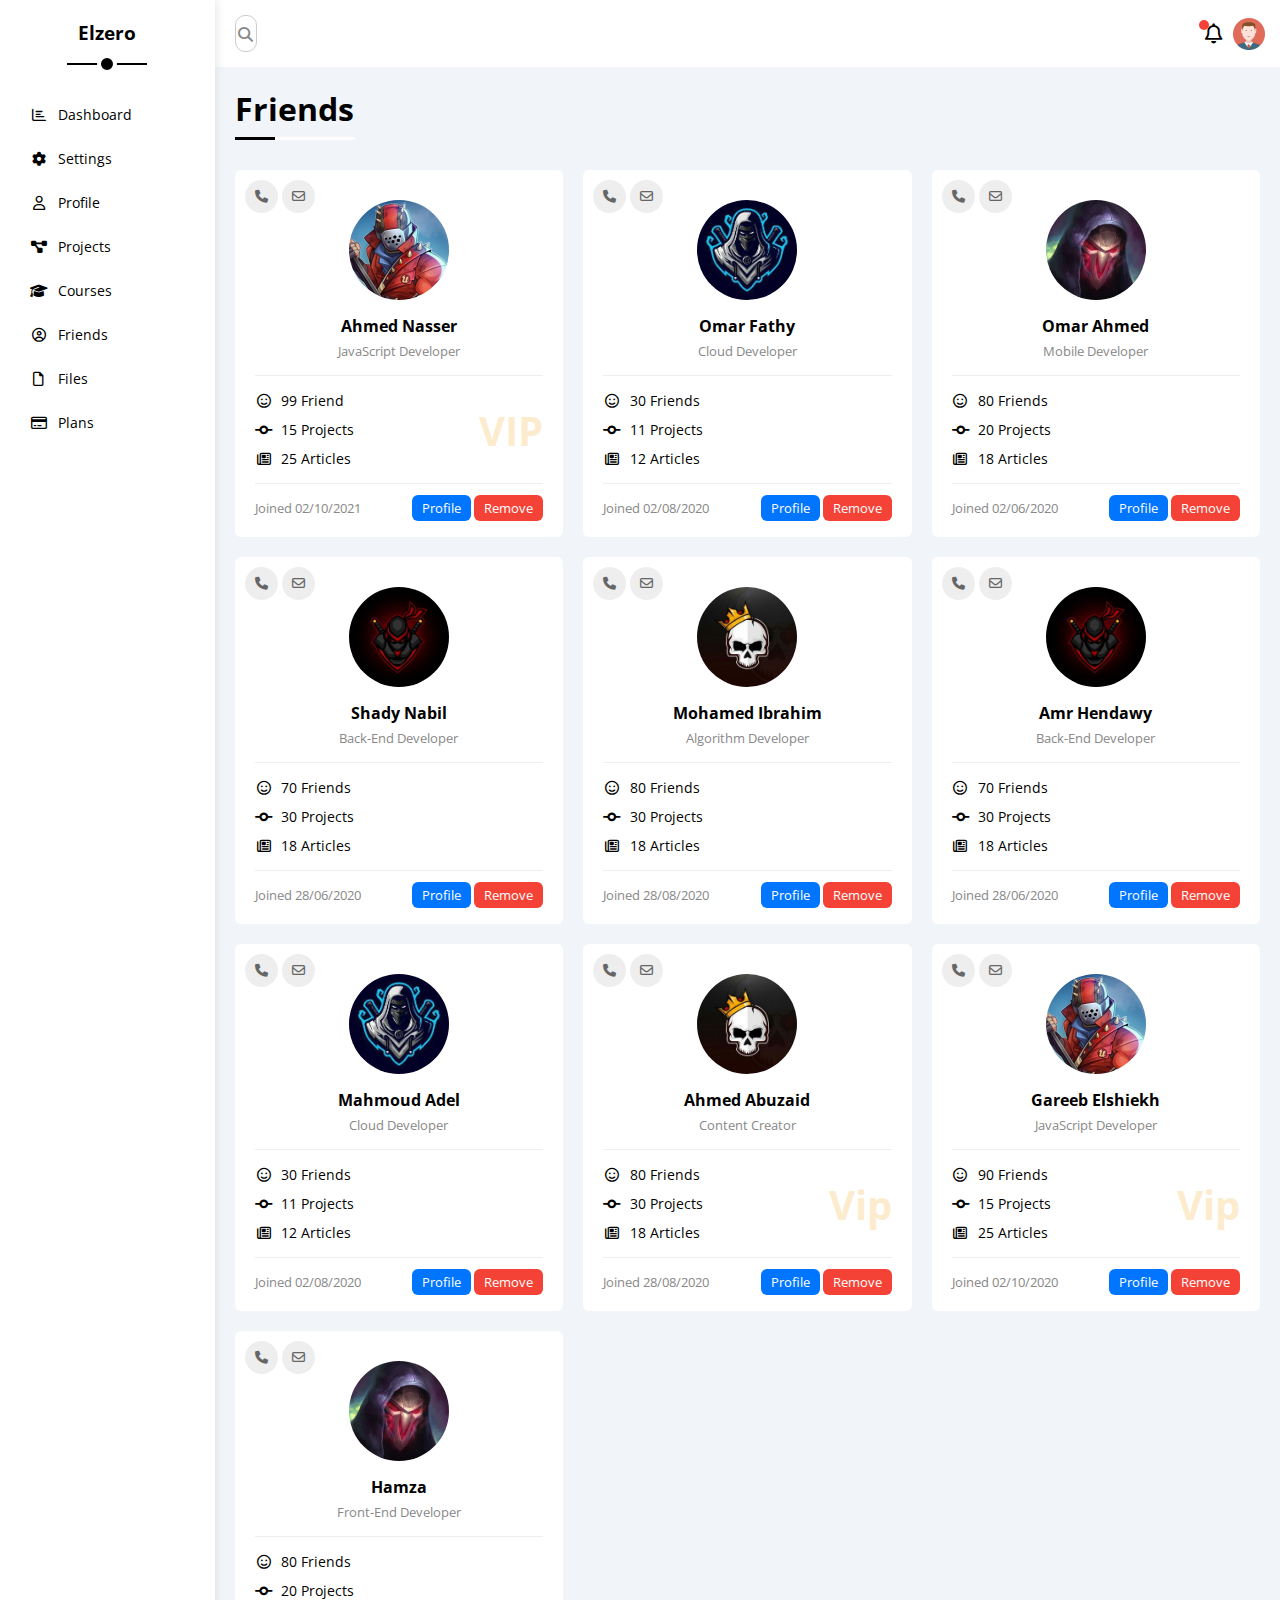
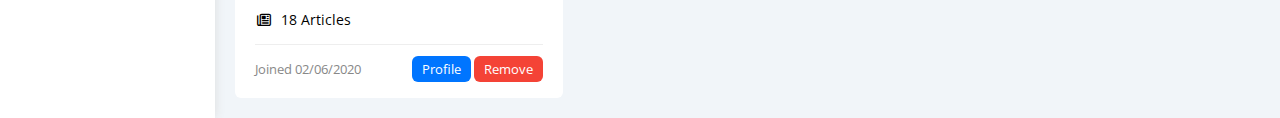
<file: friends.html>
<!DOCTYPE html>
<html lang="en">

<head>
    <meta charset="UTF-8" />
    <meta http-equiv="X-UA-Compatible" content="IE=edge" />
    <meta name="viewport" content="width=device-width, initial-scale=1.0" />
    <title>Friends</title>
    <link rel="stylesheet" href="style.css/all.min.css" />
    <link rel="stylesheet" href="style.css/framework.css" />
    <link rel="stylesheet" href="style.css/style.css" />
    <link rel="preconnect" href="https://fonts.googleapis.com" />
    <link rel="preconnect" href="https://fonts.gstatic.com" crossorigin />
    <link href="https://fonts.googleapis.com/css2?family=Open+Sans:wght@300;500&#038;display=swap" rel="stylesheet" />
</head>

<body>
    <div class="page d-flex">
        <div class="sidebar bg-white p-20 p-relative">
            <h3 class="p-relative txt-c mt-0">Elzero</h3>
            <ul>
                <li>
                    <a class="d-flex align-center fs-14 c-black rad-6 p-10" href="index.html">
                        <i class="fa-regular fa-chart-bar fa-fw"></i>
                        <span>Dashboard</span>
                    </a>
                </li>
                <li>
                    <a class="d-flex align-center fs-14 c-black rad-6 p-10" href="settings.html">
                        <i class="fa-solid fa-gear fa-fw"></i>
                        <span>Settings</span>
                    </a>
                </li>
                <li>
                    <a class="d-flex align-center fs-14 c-black rad-6 p-10" href="profile.html">
                        <i class="fa-regular fa-user fa-fw"></i>
                        <span>Profile</span>
                    </a>
                </li>
                <li>
                    <a class="d-flex align-center fs-14 c-black rad-6 p-10" href="projects.html">
                        <i class="fa-solid fa-diagram-project fa-fw"></i>
                        <span>Projects</span>
                    </a>
                </li>
                <li>
                    <a class="d-flex align-center fs-14 c-black rad-6 p-10" href="courses.html">
                        <i class="fa-solid fa-graduation-cap fa-fw"></i>
                        <span>Courses</span>
                    </a>
                </li>
                <li>
                    <a class="active d-flex align-center fs-14 c-black rad-6 p-10" href="friends.html">
                        <i class="fa-regular fa-circle-user fa-fw"></i>
                        <span>Friends</span>
                    </a>
                </li>
                <li>
                    <a class="d-flex align-center fs-14 c-black rad-6 p-10" href="files.html">
                        <i class="fa-regular fa-file fa-fw"></i>
                        <span>Files</span>
                    </a>
                </li>
                <li>
                    <a class="d-flex align-center fs-14 c-black rad-6 p-10" href="plans.html">
                        <i class="fa-regular fa-credit-card fa-fw"></i>
                        <span>Plans</span>
                    </a>
                </li>
            </ul>
        </div>
        <div class="content w-full">
            <!-- Start Head -->
            <div class="head bg-white p-15 between-flex">
                <div class="search p-relative">
                    <input class="p-10" type="search" placeholder="Type A Keyword" />
                </div>
                <div class="icons d-flex align-center">
                    <span class="notification p-relative">
                        <i class="fa-regular fa-bell fa-lg"></i>
                    </span>
                    <img decoding="async" src="imgs/avatar.png" alt="" />
                </div>
            </div>
            <!-- End Head -->
            <h1 class="p-relative">Friends</h1>
            <div class="friends-page d-grid m-20 gap-20">
                <div class="friend bg-white rad-6 p-20 p-relative">
                    <div class="contact">
                        <i class="fa-solid fa-phone"></i>
                        <i class="fa-regular fa-envelope"></i>
                    </div>
                    <div class="txt-c">
                        <img decoding="async" class="rad-half mt-10 mb-10 w-100 h-100" src="imgs/friend-01.jpg"
                            alt="" />
                        <h4 class="m-0">Ahmed Nasser</h4>
                        <p class="c-grey fs-13 mt-5 mb-0">JavaScript Developer</p>
                    </div>
                    <div class="icons fs-14 p-relative">
                        <div class="mb-10">
                            <i class="fa-regular fa-face-smile fa-fw"></i>
                            <span>99 Friend</span>
                        </div>
                        <div class="mb-10">
                            <i class="fa-solid fa-code-commit fa-fw"></i>
                            <span>15 Projects</span>
                        </div>
                        <div>
                            <i class="fa-regular fa-newspaper fa-fw"></i>
                            <span>25 Articles</span>
                        </div>
                        <span class="vip fw-bold c-orange">VIP</span>
                    </div>
                    <div class="info between-flex fs-13">
                        <span class="c-grey">Joined 02/10/2021</span>
                        <div>
                            <a class="bg-blue c-white btn-shape" href="profile.html">Profile</a>
                            <a class="bg-red c-white btn-shape" href="#">Remove</a>
                        </div>
                    </div>
                </div>
                <div class="friend bg-white rad-6 p-20 p-relative">
                    <div class="contact">
                        <i class="fa-solid fa-phone"></i>
                        <i class="fa-regular fa-envelope"></i>
                    </div>
                    <div class="txt-c">
                        <img decoding="async" class="rad-half mt-10 mb-10 w-100 h-100" src="imgs/friend-02.jpg"
                            alt="" />
                        <h4 class="m-0">Omar Fathy</h4>
                        <p class="c-grey fs-13 mt-5 mb-0">Cloud Developer</p>
                    </div>
                    <div class="icons fs-14 p-relative">
                        <div class="mb-10">
                            <i class="fa-regular fa-face-smile fa-fw"></i>
                            <span>30 Friends</span>
                        </div>
                        <div class="mb-10">
                            <i class="fa-solid fa-code-commit fa-fw"></i>
                            <span>11 Projects</span>
                        </div>
                        <div>
                            <i class="fa-regular fa-newspaper fa-fw"></i>
                            <span>12 Articles</span>
                        </div>
                    </div>
                    <div class="info between-flex fs-13">
                        <span class="c-grey">Joined 02/08/2020</span>
                        <div>
                            <a class="bg-blue c-white btn-shape" href="profile.html">Profile</a>
                            <a class="bg-red c-white btn-shape" href="">Remove</a>
                        </div>
                    </div>
                </div>
                <div class="friend bg-white rad-6 p-20 p-relative">
                    <div class="contact">
                        <i class="fa-solid fa-phone"></i>
                        <i class="fa-regular fa-envelope"></i>
                    </div>
                    <div class="txt-c">
                        <img decoding="async" class="rad-half mt-10 mb-10 w-100 h-100" src="imgs/friend-03.jpg"
                            alt="" />
                        <h4 class="m-0">Omar Ahmed</h4>
                        <p class="c-grey fs-13 mt-5 mb-0">Mobile Developer</p>
                    </div>
                    <div class="icons fs-14 p-relative">
                        <div class="mb-10">
                            <i class="fa-regular fa-face-smile fa-fw"></i>
                            <span>80 Friends</span>
                        </div>
                        <div class="mb-10">
                            <i class="fa-solid fa-code-commit fa-fw"></i>
                            <span>20 Projects</span>
                        </div>
                        <div>
                            <i class="fa-regular fa-newspaper fa-fw"></i>
                            <span>18 Articles</span>
                        </div>
                    </div>
                    <div class="info between-flex fs-13">
                        <span class="c-grey">Joined 02/06/2020</span>
                        <div>
                            <a class="bg-blue c-white btn-shape" href="profile.html">Profile</a>
                            <a class="bg-red c-white btn-shape" href="">Remove</a>
                        </div>
                    </div>
                </div>
                <div class="friend bg-white rad-6 p-20 p-relative">
                    <div class="contact">
                        <i class="fa-solid fa-phone"></i>
                        <i class="fa-regular fa-envelope"></i>
                    </div>
                    <div class="txt-c">
                        <img decoding="async" class="rad-half mt-10 mb-10 w-100 h-100" src="imgs/friend-04.jpg"
                            alt="" />
                        <h4 class="m-0">Shady Nabil</h4>
                        <p class="c-grey fs-13 mt-5 mb-0">Back-End Developer</p>
                    </div>
                    <div class="icons fs-14 p-relative">
                        <div class="mb-10">
                            <i class="fa-regular fa-face-smile fa-fw"></i>
                            <span>70 Friends</span>
                        </div>
                        <div class="mb-10">
                            <i class="fa-solid fa-code-commit fa-fw"></i>
                            <span>30 Projects</span>
                        </div>
                        <div>
                            <i class="fa-regular fa-newspaper fa-fw"></i>
                            <span>18 Articles</span>
                        </div>
                    </div>
                    <div class="info between-flex fs-13">
                        <span class="c-grey">Joined 28/06/2020</span>
                        <div>
                            <a class="bg-blue c-white btn-shape" href="profile.html">Profile</a>
                            <a class="bg-red c-white btn-shape" href="">Remove</a>
                        </div>
                    </div>
                </div>
                <div class="friend bg-white rad-6 p-20 p-relative">
                    <div class="contact">
                        <i class="fa-solid fa-phone"></i>
                        <i class="fa-regular fa-envelope"></i>
                    </div>
                    <div class="txt-c">
                        <img decoding="async" class="rad-half mt-10 mb-10 w-100 h-100" src="imgs/friend-05.jpg"
                            alt="" />
                        <h4 class="m-0">Mohamed Ibrahim</h4>
                        <p class="c-grey fs-13 mt-5 mb-0">Algorithm Developer</p>
                    </div>
                    <div class="icons fs-14 p-relative">
                        <div class="mb-10">
                            <i class="fa-regular fa-face-smile fa-fw"></i>
                            <span>80 Friends</span>
                        </div>
                        <div class="mb-10">
                            <i class="fa-solid fa-code-commit fa-fw"></i>
                            <span>30 Projects</span>
                        </div>
                        <div>
                            <i class="fa-regular fa-newspaper fa-fw"></i>
                            <span>18 Articles</span>
                        </div>
                    </div>
                    <div class="info between-flex fs-13">
                        <span class="c-grey">Joined 28/08/2020</span>
                        <div>
                            <a class="bg-blue c-white btn-shape" href="profile.html">Profile</a>
                            <a class="bg-red c-white btn-shape" href="">Remove</a>
                        </div>
                    </div>
                </div>
                <div class="friend bg-white rad-6 p-20 p-relative">
                    <div class="contact">
                        <i class="fa-solid fa-phone"></i>
                        <i class="fa-regular fa-envelope"></i>
                    </div>
                    <div class="txt-c">
                        <img decoding="async" class="rad-half mt-10 mb-10 w-100 h-100" src="imgs/friend-04.jpg"
                            alt="" />
                        <h4 class="m-0">Amr Hendawy</h4>
                        <p class="c-grey fs-13 mt-5 mb-0">Back-End Developer</p>
                    </div>
                    <div class="icons fs-14 p-relative">
                        <div class="mb-10">
                            <i class="fa-regular fa-face-smile fa-fw"></i>
                            <span>70 Friends</span>
                        </div>
                        <div class="mb-10">
                            <i class="fa-solid fa-code-commit fa-fw"></i>
                            <span>30 Projects</span>
                        </div>
                        <div>
                            <i class="fa-regular fa-newspaper fa-fw"></i>
                            <span>18 Articles</span>
                        </div>
                    </div>
                    <div class="info between-flex fs-13">
                        <span class="c-grey">Joined 28/06/2020</span>
                        <div>
                            <a class="bg-blue c-white btn-shape" href="profile.html">Profile</a>
                            <a class="bg-red c-white btn-shape" href="">Remove</a>
                        </div>
                    </div>
                </div>
                <div class="friend bg-white rad-6 p-20 p-relative">
                    <div class="contact">
                        <i class="fa-solid fa-phone"></i>
                        <i class="fa-regular fa-envelope"></i>
                    </div>
                    <div class="txt-c">
                        <img decoding="async" class="rad-half mt-10 mb-10 w-100 h-100" src="imgs/friend-02.jpg"
                            alt="" />
                        <h4 class="m-0">Mahmoud Adel</h4>
                        <p class="c-grey fs-13 mt-5 mb-0">Cloud Developer</p>
                    </div>
                    <div class="icons fs-14 p-relative">
                        <div class="mb-10">
                            <i class="fa-regular fa-face-smile fa-fw"></i>
                            <span>30 Friends</span>
                        </div>
                        <div class="mb-10">
                            <i class="fa-solid fa-code-commit fa-fw"></i>
                            <span>11 Projects</span>
                        </div>
                        <div>
                            <i class="fa-regular fa-newspaper fa-fw"></i>
                            <span>12 Articles</span>
                        </div>
                    </div>
                    <div class="info between-flex fs-13">
                        <span class="c-grey">Joined 02/08/2020</span>
                        <div>
                            <a class="bg-blue c-white btn-shape" href="profile.html">Profile</a>
                            <a class="bg-red c-white btn-shape" href="">Remove</a>
                        </div>
                    </div>
                </div>
                <div class="friend bg-white rad-6 p-20 p-relative">
                    <div class="contact">
                        <i class="fa-solid fa-phone"></i>
                        <i class="fa-regular fa-envelope"></i>
                    </div>
                    <div class="txt-c">
                        <img decoding="async" class="rad-half mt-10 mb-10 w-100 h-100" src="imgs/friend-05.jpg"
                            alt="" />
                        <h4 class="m-0">Ahmed Abuzaid</h4>
                        <p class="c-grey fs-13 mt-5 mb-0">Content Creator</p>
                    </div>
                    <div class="icons fs-14 p-relative">
                        <div class="mb-10">
                            <i class="fa-regular fa-face-smile fa-fw"></i>
                            <span>80 Friends</span>
                        </div>
                        <div class="mb-10">
                            <i class="fa-solid fa-code-commit fa-fw"></i>
                            <span>30 Projects</span>
                        </div>
                        <div>
                            <i class="fa-regular fa-newspaper fa-fw"></i>
                            <span>18 Articles</span>
                        </div>
                        <span class="vip fw-bold c-orange">Vip</span>
                    </div>
                    <div class="info between-flex fs-13">
                        <span class="c-grey">Joined 28/08/2020</span>
                        <div>
                            <a class="bg-blue c-white btn-shape" href="profile.html">Profile</a>
                            <a class="bg-red c-white btn-shape" href="">Remove</a>
                        </div>
                    </div>
                </div>
                <div class="friend bg-white rad-6 p-20 p-relative">
                    <div class="contact">
                        <i class="fa-solid fa-phone"></i>
                        <i class="fa-regular fa-envelope"></i>
                    </div>
                    <div class="txt-c">
                        <img decoding="async" class="rad-half mt-10 mb-10 w-100 h-100" src="imgs/friend-01.jpg"
                            alt="" />
                        <h4 class="m-0">Gareeb Elshiekh</h4>
                        <p class="c-grey fs-13 mt-5 mb-0">JavaScript Developer</p>
                    </div>
                    <div class="icons fs-14 p-relative">
                        <div class="mb-10">
                            <i class="fa-regular fa-face-smile fa-fw"></i>
                            <span>90 Friends</span>
                        </div>
                        <div class="mb-10">
                            <i class="fa-solid fa-code-commit fa-fw"></i>
                            <span>15 Projects</span>
                        </div>
                        <div>
                            <i class="fa-regular fa-newspaper fa-fw"></i>
                            <span>25 Articles</span>
                        </div>
                        <span class="vip fw-bold c-orange">Vip</span>
                    </div>
                    <div class="info between-flex fs-13">
                        <span class="c-grey">Joined 02/10/2020</span>
                        <div>
                            <a class="bg-blue c-white btn-shape" href="profile.html">Profile</a>
                            <a class="bg-red c-white btn-shape" href="">Remove</a>
                        </div>
                    </div>
                </div>
                <div class="friend bg-white rad-6 p-20 p-relative">
                    <div class="contact">
                        <i class="fa-solid fa-phone"></i>
                        <i class="fa-regular fa-envelope"></i>
                    </div>
                    <div class="txt-c">
                        <img decoding="async" class="rad-half mt-10 mb-10 w-100 h-100" src="imgs/friend-03.jpg"
                            alt="" />
                        <h4 class="m-0">Hamza</h4>
                        <p class="c-grey fs-13 mt-5 mb-0">Front-End Developer</p>
                    </div>
                    <div class="icons fs-14 p-relative">
                        <div class="mb-10">
                            <i class="fa-regular fa-face-smile fa-fw"></i>
                            <span>80 Friends</span>
                        </div>
                        <div class="mb-10">
                            <i class="fa-solid fa-code-commit fa-fw"></i>
                            <span>20 Projects</span>
                        </div>
                        <div>
                            <i class="fa-regular fa-newspaper fa-fw"></i>
                            <span>18 Articles</span>
                        </div>
                    </div>
                    <div class="info between-flex fs-13">
                        <span class="c-grey">Joined 02/06/2020</span>
                        <div>
                            <a class="bg-blue c-white btn-shape" href="profile.html">Profile</a>
                            <a class="bg-red c-white btn-shape" href="">Remove</a>
                        </div>
                    </div>
                </div>
            </div>
        </div>
    </div>
</body>

</html>
</file>
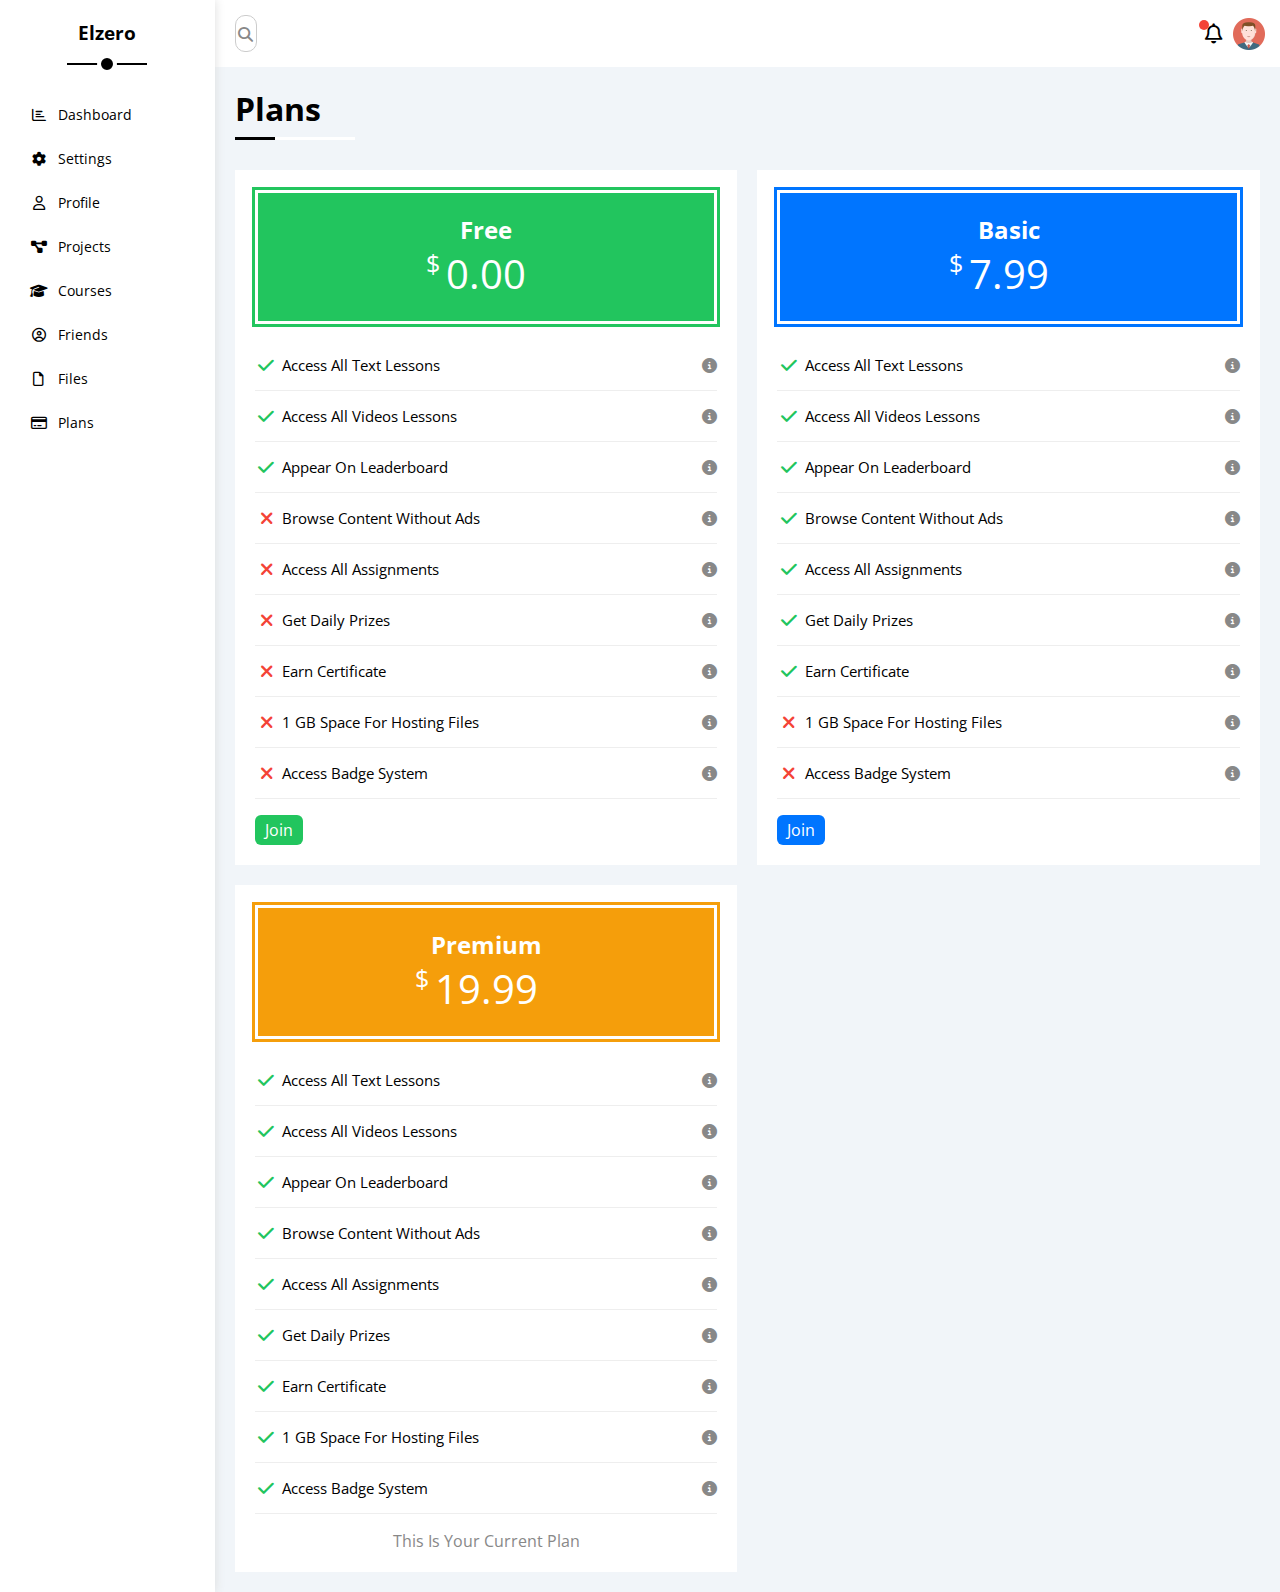
<file: plans.html>
<!DOCTYPE html>
<html lang="en">

<head>
    <meta charset="UTF-8" />
    <meta http-equiv="X-UA-Compatible" content="IE=edge" />
    <meta name="viewport" content="width=device-width, initial-scale=1.0" />
    <title>Plans</title>
    <link rel="stylesheet" href="style.css/all.min.css" />
    <link rel="stylesheet" href="style.css/framework.css" />
    <link rel="stylesheet" href="style.css/style.css" />
    <link rel="preconnect" href="https://fonts.googleapis.com" />
    <link rel="preconnect" href="https://fonts.gstatic.com" crossorigin />
    <link href="https://fonts.googleapis.com/css2?family=Open+Sans:wght@300;500&#038;display=swap" rel="stylesheet" />
</head>

<body>
    <div class="page d-flex">
        <div class="sidebar bg-white p-20 p-relative">
            <h3 class="p-relative txt-c mt-0">Elzero</h3>
            <ul>
                <li>
                    <a class="d-flex align-center fs-14 c-black rad-6 p-10" href="index.html">
                        <i class="fa-regular fa-chart-bar fa-fw"></i>
                        <span>Dashboard</span>
                    </a>
                </li>
                <li>
                    <a class="d-flex align-center fs-14 c-black rad-6 p-10" href="settings.html">
                        <i class="fa-solid fa-gear fa-fw"></i>
                        <span>Settings</span>
                    </a>
                </li>
                <li>
                    <a class="d-flex align-center fs-14 c-black rad-6 p-10" href="profile.html">
                        <i class="fa-regular fa-user fa-fw"></i>
                        <span>Profile</span>
                    </a>
                </li>
                <li>
                    <a class="d-flex align-center fs-14 c-black rad-6 p-10" href="projects.html">
                        <i class="fa-solid fa-diagram-project fa-fw"></i>
                        <span>Projects</span>
                    </a>
                </li>
                <li>
                    <a class="d-flex align-center fs-14 c-black rad-6 p-10" href="courses.html">
                        <i class="fa-solid fa-graduation-cap fa-fw"></i>
                        <span>Courses</span>
                    </a>
                </li>
                <li>
                    <a class="d-flex align-center fs-14 c-black rad-6 p-10" href="friends.html">
                        <i class="fa-regular fa-circle-user fa-fw"></i>
                        <span>Friends</span>
                    </a>
                </li>
                <li>
                    <a class="d-flex align-center fs-14 c-black rad-6 p-10" href="files.html">
                        <i class="fa-regular fa-file fa-fw"></i>
                        <span>Files</span>
                    </a>
                </li>
                <li>
                    <a class="active d-flex align-center fs-14 c-black rad-6 p-10" href="plans.html">
                        <i class="fa-regular fa-credit-card fa-fw"></i>
                        <span>Plans</span>
                    </a>
                </li>
            </ul>
        </div>
        <div class="content w-full">
            <!-- Start Head -->
            <div class="head bg-white p-15 between-flex">
                <div class="search p-relative">
                    <input class="p-10" type="search" placeholder="Type A Keyword" />
                </div>
                <div class="icons d-flex align-center">
                    <span class="notification p-relative">
                        <i class="fa-regular fa-bell fa-lg"></i>
                    </span>
                    <img decoding="async" src="imgs/avatar.png" alt="" />
                </div>
            </div>
            <!-- End Head -->
            <h1 class="p-relative">Plans</h1>
            <div class="plans-page d-grid m-20 gap-20">
                <div class="plan green bg-white p-20">
                    <div class="top bg-green txt-c p-20">
                        <h2 class="m-0 c-white">Free</h2>
                        <div class="price c-white"><span>$</span>0.00</div>
                    </div>
                    <ul>
                        <li>
                            <i class="fa-solid fa-check fa-fw yes"></i>
                            <span>Access All Text Lessons</span>
                            <i class="fa-solid fa-circle-info help"></i>
                        </li>
                        <li>
                            <i class="fa-solid fa-check fa-fw yes"></i>
                            <span>Access All Videos Lessons</span>
                            <i class="fa-solid fa-circle-info help"></i>
                        </li>
                        <li>
                            <i class="fa-solid fa-check fa-fw yes"></i>
                            <span>Appear On Leaderboard</span>
                            <i class="fa-solid fa-circle-info help"></i>
                        </li>
                        <li>
                            <i class="fa-solid fa-xmark fa-fw"></i>
                            <span>Browse Content Without Ads</span>
                            <i class="fa-solid fa-circle-info help"></i>
                        </li>
                        <li>
                            <i class="fa-solid fa-xmark fa-fw"></i>
                            <span>Access All Assignments</span>
                            <i class="fa-solid fa-circle-info help"></i>
                        </li>
                        <li>
                            <i class="fa-solid fa-xmark fa-fw"></i>
                            <span>Get Daily Prizes</span>
                            <i class="fa-solid fa-circle-info help"></i>
                        </li>
                        <li>
                            <i class="fa-solid fa-xmark fa-fw"></i>
                            <span>Earn Certificate</span>
                            <i class="fa-solid fa-circle-info help"></i>
                        </li>
                        <li>
                            <i class="fa-solid fa-xmark fa-fw"></i>
                            <span>1 GB Space For Hosting Files</span>
                            <i class="fa-solid fa-circle-info help"></i>
                        </li>
                        <li>
                            <i class="fa-solid fa-xmark fa-fw"></i>
                            <span>Access Badge System</span>
                            <i class="fa-solid fa-circle-info help"></i>
                        </li>
                    </ul>
                    <a href="#" class="btn-shape bg-green c-white d-block w-fit">Join</a>
                </div>
                <!-- Start Plan -->
                <div class="plan blue bg-white p-20">
                    <div class="top bg-blue txt-c p-20">
                        <h2 class="m-0 c-white">Basic</h2>
                        <div class="price c-white"><span>$</span>7.99</div>
                    </div>
                    <ul class="list-none p-0">
                        <li>
                            <i class="fa-solid fa-check fa-fw yes"></i>
                            <span>Access All Text Lessons</span>
                            <i class="fa-solid fa-circle-info help"></i>
                        </li>
                        <li>
                            <i class="fa-solid fa-check fa-fw yes"></i>
                            <span>Access All Videos Lessons</span>
                            <i class="fa-solid fa-circle-info help"></i>
                        </li>
                        <li>
                            <i class="fa-solid fa-check fa-fw yes"></i>
                            <span>Appear On Leaderboard</span>
                            <i class="fa-solid fa-circle-info help"></i>
                        </li>
                        <li>
                            <i class="fa-solid fa-check fa-fw yes"></i>
                            <span>Browse Content Without Ads</span>
                            <i class="fa-solid fa-circle-info help"></i>
                        </li>
                        <li>
                            <i class="fa-solid fa-check fa-fw yes"></i>
                            <span>Access All Assignments</span>
                            <i class="fa-solid fa-circle-info help"></i>
                        </li>
                        <li>
                            <i class="fa-solid fa-check fa-fw yes"></i>
                            <span>Get Daily Prizes</span>
                            <i class="fa-solid fa-circle-info help"></i>
                        </li>
                        <li>
                            <i class="fa-solid fa-check fa-fw yes"></i>
                            <span>Earn Certificate</span>
                            <i class="fa-solid fa-circle-info help"></i>
                        </li>
                        <li>
                            <i class="fa-solid fa-xmark fa-fw"></i>
                            <span>1 GB Space For Hosting Files</span>
                            <i class="fa-solid fa-circle-info help"></i>
                        </li>
                        <li>
                            <i class="fa-solid fa-xmark fa-fw"></i>
                            <span>Access Badge System</span>
                            <i class="fa-solid fa-circle-info help"></i>
                        </li>
                    </ul>
                    <a href="#" class="btn-shape bg-blue c-white d-block w-fit">Join</a>
                </div>
                <!-- End Plan -->
                <!-- Start Plan -->
                <div class="plan orange bg-white p-20">
                    <div class="top bg-orange txt-c p-20">
                        <h2 class="m-0 c-white">Premium</h2>
                        <div class="price c-white"><span>$</span>19.99</div>
                    </div>
                    <ul class="list-none p-0">
                        <li>
                            <i class="fa-solid fa-check fa-fw yes"></i>
                            <span>Access All Text Lessons</span>
                            <i class="fa-solid fa-circle-info help"></i>
                        </li>
                        <li>
                            <i class="fa-solid fa-check fa-fw yes"></i>
                            <span>Access All Videos Lessons</span>
                            <i class="fa-solid fa-circle-info help"></i>
                        </li>
                        <li>
                            <i class="fa-solid fa-check fa-fw yes"></i>
                            <span>Appear On Leaderboard</span>
                            <i class="fa-solid fa-circle-info help"></i>
                        </li>
                        <li>
                            <i class="fa-solid fa-check fa-fw yes"></i>
                            <span>Browse Content Without Ads</span>
                            <i class="fa-solid fa-circle-info help"></i>
                        </li>
                        <li>
                            <i class="fa-solid fa-check fa-fw yes"></i>
                            <span>Access All Assignments</span>
                            <i class="fa-solid fa-circle-info help"></i>
                        </li>
                        <li>
                            <i class="fa-solid fa-check fa-fw yes"></i>
                            <span>Get Daily Prizes</span>
                            <i class="fa-solid fa-circle-info help"></i>
                        </li>
                        <li>
                            <i class="fa-solid fa-check fa-fw yes"></i>
                            <span>Earn Certificate</span>
                            <i class="fa-solid fa-circle-info help"></i>
                        </li>
                        <li>
                            <i class="fa-solid fa-check fa-fw yes"></i>
                            <span>1 GB Space For Hosting Files</span>
                            <i class="fa-solid fa-circle-info help"></i>
                        </li>
                        <li>
                            <i class="fa-solid fa-check fa-fw yes"></i>
                            <span>Access Badge System</span>
                            <i class="fa-solid fa-circle-info help"></i>
                        </li>
                    </ul>
                    <p class="c-grey m-0 txt-c">This Is Your Current Plan</p>
                </div>
                <!-- End Plan -->
            </div>
        </div>
    </div>
</body>

</html>
</file>
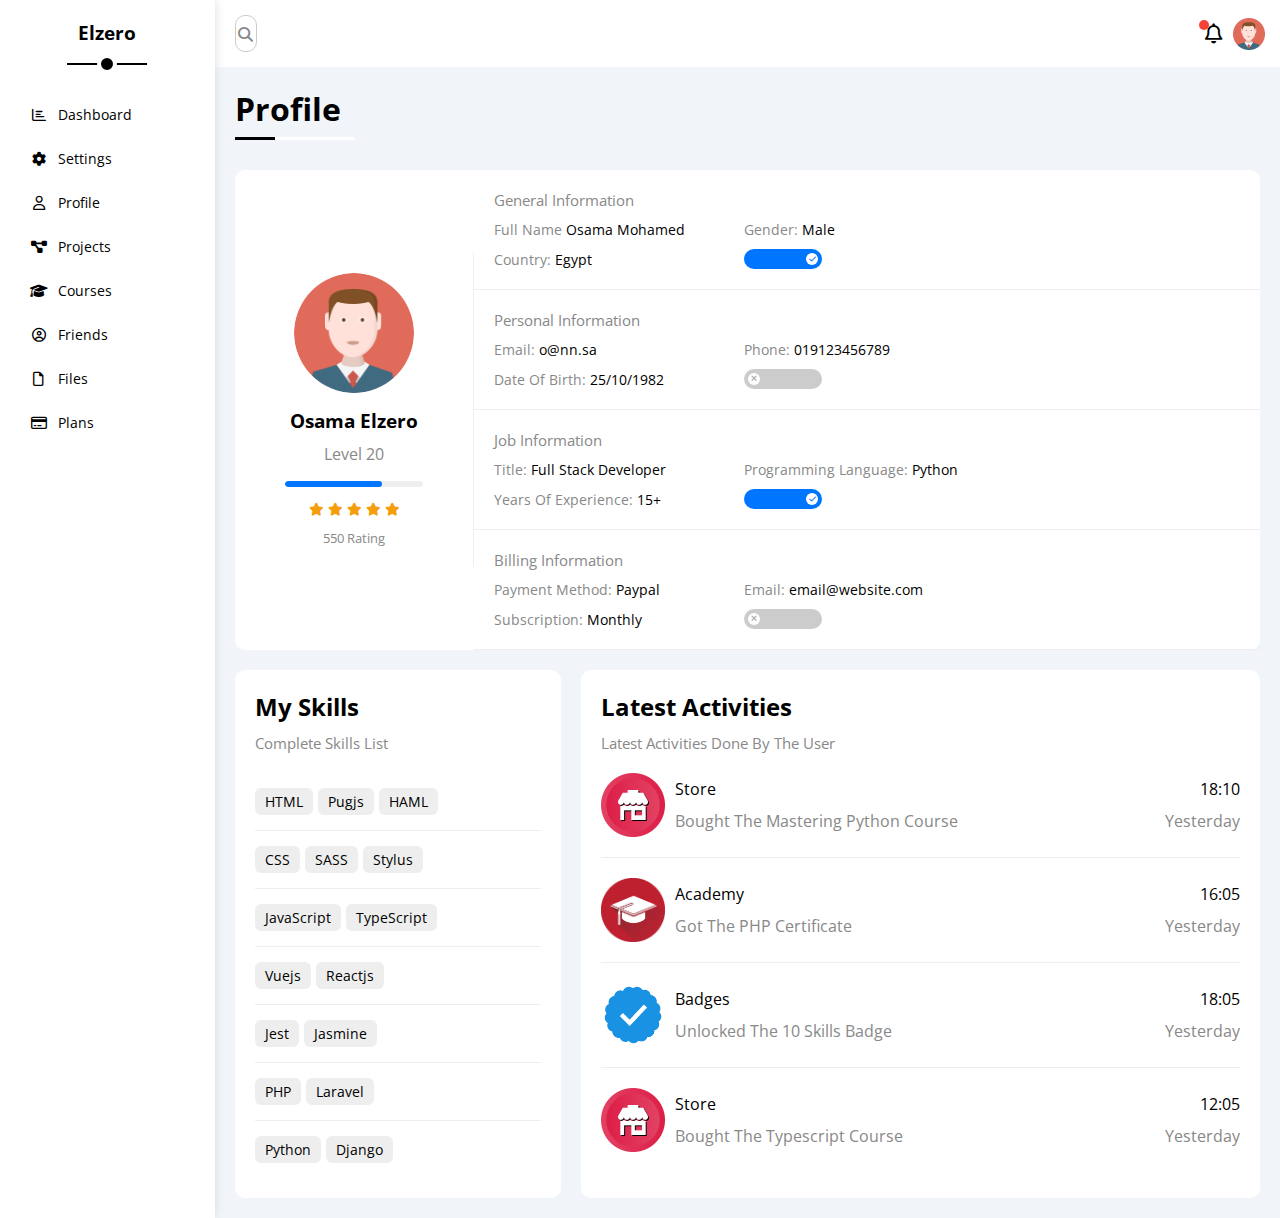
<file: profile.html>
<!DOCTYPE html>
<html lang="en">

<head>
    <meta charset="UTF-8" />
    <meta http-equiv="X-UA-Compatible" content="IE=edge" />
    <meta name="viewport" content="width=device-width, initial-scale=1.0" />
    <title>Profile</title>
    <link rel="stylesheet" href="./style.css/res.css">
    <link rel="stylesheet" href="style.css/all.min.css" />
    <link rel="stylesheet" href="style.css/framework.css" />
    <link rel="stylesheet" href="style.css/style.css" />
    <link rel="preconnect" href="https://fonts.googleapis.com" />
    <link rel="preconnect" href="https://fonts.gstatic.com" crossorigin />
    <link href="https://fonts.googleapis.com/css2?family=Open+Sans:wght@300;500&#038;display=swap" rel="stylesheet" />
</head>

<body>
    <div class="page d-flex">
        <div class="sidebar bg-white p-20 p-relative">
            <h3 class="p-relative txt-c mt-0">Elzero</h3>
            <ul>
                <li>
                    <a class="d-flex align-center fs-14 c-black rad-6 p-10" href="index.html">
                        <i class="fa-regular fa-chart-bar fa-fw"></i>
                        <span>Dashboard</span>
                    </a>
                </li>
                <li>
                    <a class="d-flex align-center fs-14 c-black rad-6 p-10" href="settings.html">
                        <i class="fa-solid fa-gear fa-fw"></i>
                        <span>Settings</span>
                    </a>
                </li>
                <li>
                    <a class="active d-flex align-center fs-14 c-black rad-6 p-10" href="profile.html">
                        <i class="fa-regular fa-user fa-fw"></i>
                        <span>Profile</span>
                    </a>
                </li>
                <li>
                    <a class="d-flex align-center fs-14 c-black rad-6 p-10" href="projects.html">
                        <i class="fa-solid fa-diagram-project fa-fw"></i>
                        <span>Projects</span>
                    </a>
                </li>
                <li>
                    <a class="d-flex align-center fs-14 c-black rad-6 p-10" href="courses.html">
                        <i class="fa-solid fa-graduation-cap fa-fw"></i>
                        <span>Courses</span>
                    </a>
                </li>
                <li>
                    <a class="d-flex align-center fs-14 c-black rad-6 p-10" href="friends.html">
                        <i class="fa-regular fa-circle-user fa-fw"></i>
                        <span>Friends</span>
                    </a>
                </li>
                <li>
                    <a class="d-flex align-center fs-14 c-black rad-6 p-10" href="files.html">
                        <i class="fa-regular fa-file fa-fw"></i>
                        <span>Files</span>
                    </a>
                </li>
                <li>
                    <a class="d-flex align-center fs-14 c-black rad-6 p-10" href="plans.html">
                        <i class="fa-regular fa-credit-card fa-fw"></i>
                        <span>Plans</span>
                    </a>
                </li>
            </ul>
        </div>
        <div class="content w-full">
            <!-- Start Head -->
            <div class="head bg-white p-15 between-flex">
                <div class="search p-relative">
                    <input class="p-10" type="search" placeholder="Type A Keyword" />
                </div>
                <div class="icons d-flex align-center">
                    <span class="notification p-relative">
                        <i class="fa-regular fa-bell fa-lg"></i>
                    </span>
                    <img decoding="async" src="imgs/avatar.png" alt="" />
                </div>
            </div>
            <!-- End Head -->
            <h1 class="p-relative">Profile</h1>
            <div class="profile-page m-20">
                <!-- Start Overview -->
                <div class="overview bg-white rad-10 d-flex align-center">
                    <div class="avatar-box txt-c p-20">
                        <img decoding="async" class="rad-half mb-10" src="imgs/avatar.png" alt="" />
                        <h3 class="m-0">Osama Elzero</h3>
                        <p class="c-grey mt-10">Level 20</p>
                        <div class="level rad-6 bg-eee p-relative">
                            <span style="width: 70%"></span>
                        </div>
                        <div class="rating mt-10 mb-10">
                            <i class="fa-solid fa-star c-orange fs-13"></i>
                            <i class="fa-solid fa-star c-orange fs-13"></i>
                            <i class="fa-solid fa-star c-orange fs-13"></i>
                            <i class="fa-solid fa-star c-orange fs-13"></i>
                            <i class="fa-solid fa-star c-orange fs-13"></i>
                        </div>
                        <p class="c-grey m-0 fs-13">550 Rating</p>
                    </div>
                    <div class="info-box w-full txt-c-mobile">
                        <!-- Start Information Row -->
                        <div class="box p-20 d-flex align-center">
                            <h4 class="c-grey fs-15 m-0 w-full">General Information</h4>
                            <div class="fs-14">
                                <span class="c-grey">Full Name</span>
                                <span>Osama Mohamed</span>
                            </div>
                            <div class="fs-14">
                                <span class="c-grey">Gender:</span>
                                <span>Male</span>
                            </div>
                            <div class="fs-14">
                                <span class="c-grey">Country:</span>
                                <span>Egypt</span>
                            </div>
                            <div class="fs-14">
                                <label>
                                    <input class="toggle-checkbox" type="checkbox" checked />
                                    <div class="toggle-switch"></div>
                                </label>
                            </div>
                        </div>
                        <!-- End Information Row -->
                        <!-- Start Information Row -->
                        <div class="box p-20 d-flex align-center">
                            <h4 class="c-grey w-full fs-15 m-0">Personal Information</h4>
                            <div class="fs-14">
                                <span class="c-grey">Email:</span>
                                <span>o@nn.sa</span>
                            </div>
                            <div class="fs-14">
                                <span class="c-grey">Phone:</span>
                                <span>019123456789</span>
                            </div>
                            <div class="fs-14">
                                <span class="c-grey">Date Of Birth:</span>
                                <span>25/10/1982</span>
                            </div>
                            <div class="fs-14">
                                <label>
                                    <input class="toggle-checkbox" type="checkbox" />
                                    <div class="toggle-switch"></div>
                                </label>
                            </div>
                        </div>
                        <!-- End Information Row -->
                        <!-- Start Information Row -->
                        <div class="box p-20 d-flex align-center">
                            <h4 class="c-grey w-full fs-15 m-0">Job Information</h4>
                            <div class="fs-14">
                                <span class="c-grey">Title:</span>
                                <span>Full Stack Developer</span>
                            </div>
                            <div class="fs-14">
                                <span class="c-grey">Programming Language:</span>
                                <span>Python</span>
                            </div>
                            <div class="fs-14">
                                <span class="c-grey">Years Of Experience:</span>
                                <span>15+</span>
                            </div>
                            <div class="fs-14">
                                <label>
                                    <input class="toggle-checkbox" type="checkbox" checked />
                                    <div class="toggle-switch"></div>
                                </label>
                            </div>
                        </div>
                        <!-- End Information Row -->
                        <!-- Start Information Row -->
                        <div class="box p-20 d-flex align-center">
                            <h4 class="c-grey w-full fs-15 m-0">Billing Information</h4>
                            <div class="fs-14">
                                <span class="c-grey">Payment Method:</span>
                                <span>Paypal</span>
                            </div>
                            <div class="fs-14">
                                <span class="c-grey">Email:</span>
                                <span>email@website.com</span>
                            </div>
                            <div class="fs-14">
                                <span class="c-grey">Subscription:</span>
                                <span>Monthly</span>
                            </div>
                            <div class="fs-14">
                                <label>
                                    <input class="toggle-checkbox" type="checkbox" />
                                    <div class="toggle-switch"></div>
                                </label>
                            </div>
                        </div>
                        <!-- End Information Row -->
                    </div>
                </div>
                <!-- End Overview -->
                <!-- Start Other Data -->
                <div class="other-data d-flex gap-20">
                    <div class="skills-card p-20 bg-white rad-10 mt-20">
                        <h2 class="mt-0 mb-10">My Skills</h2>
                        <p class="mt-0 mb-20 c-grey fs-15">Complete Skills List</p>
                        <ul class="m-0 txt-c-mobile">
                            <li><span>HTML</span><span>Pugjs</span><span>HAML</span></li>
                            <li><span>CSS</span><span>SASS</span><span>Stylus</span></li>
                            <li><span>JavaScript</span><span>TypeScript</span></li>
                            <li><span>Vuejs</span><span>Reactjs</span></li>
                            <li><span>Jest</span><span>Jasmine</span></li>
                            <li><span>PHP</span><span>Laravel</span></li>
                            <li><span>Python</span><span>Django</span></li>
                        </ul>
                    </div>
                    <div class="activities p-20 bg-white rad-10 mt-20">
                        <h2 class="mt-0 mb-10">Latest Activities</h2>
                        <p class="mt-0 mb-20 c-grey fs-15">Latest Activities Done By The User</p>
                        <div class="activity d-flex align-center txt-c-mobile">
                            <img decoding="async" src="imgs/activity-01.png" alt="" />
                            <div class="info">
                                <span class="d-block mb-10">Store</span>
                                <span class="c-grey">Bought The Mastering Python Course</span>
                            </div>
                            <div class="date">
                                <span class="d-block mb-10">18:10</span>
                                <span class="c-grey">Yesterday</span>
                            </div>
                        </div>
                        <div class="activity d-flex align-center txt-c-mobile">
                            <img decoding="async" src="imgs/activity-02.png" alt="" />
                            <div class="info">
                                <span class="d-block mb-10">Academy</span>
                                <span class="c-grey">Got The PHP Certificate</span>
                            </div>
                            <div class="date">
                                <span class="d-block mb-10">16:05</span>
                                <span class="c-grey">Yesterday</span>
                            </div>
                        </div>
                        <div class="activity d-flex align-center txt-c-mobile">
                            <img decoding="async" src="imgs/activity-03.png" alt="" />
                            <div class="info">
                                <span class="d-block mb-10">Badges</span>
                                <span class="c-grey">Unlocked The 10 Skills Badge</span>
                            </div>
                            <div class="date">
                                <span class="d-block mb-10">18:05</span>
                                <span class="c-grey">Yesterday</span>
                            </div>
                        </div>
                        <div class="activity d-flex align-center txt-c-mobile">
                            <img decoding="async" src="imgs/activity-01.png" alt="" />
                            <div class="info">
                                <span class="d-block mb-10">Store</span>
                                <span class="c-grey">Bought The Typescript Course</span>
                            </div>
                            <div class="date">
                                <span class="d-block mb-10">12:05</span>
                                <span class="c-grey">Yesterday</span>
                            </div>
                        </div>
                    </div>
                </div>
                <!-- End Other Data -->
            </div>
        </div>
    </div>
</body>

</html>
</file>
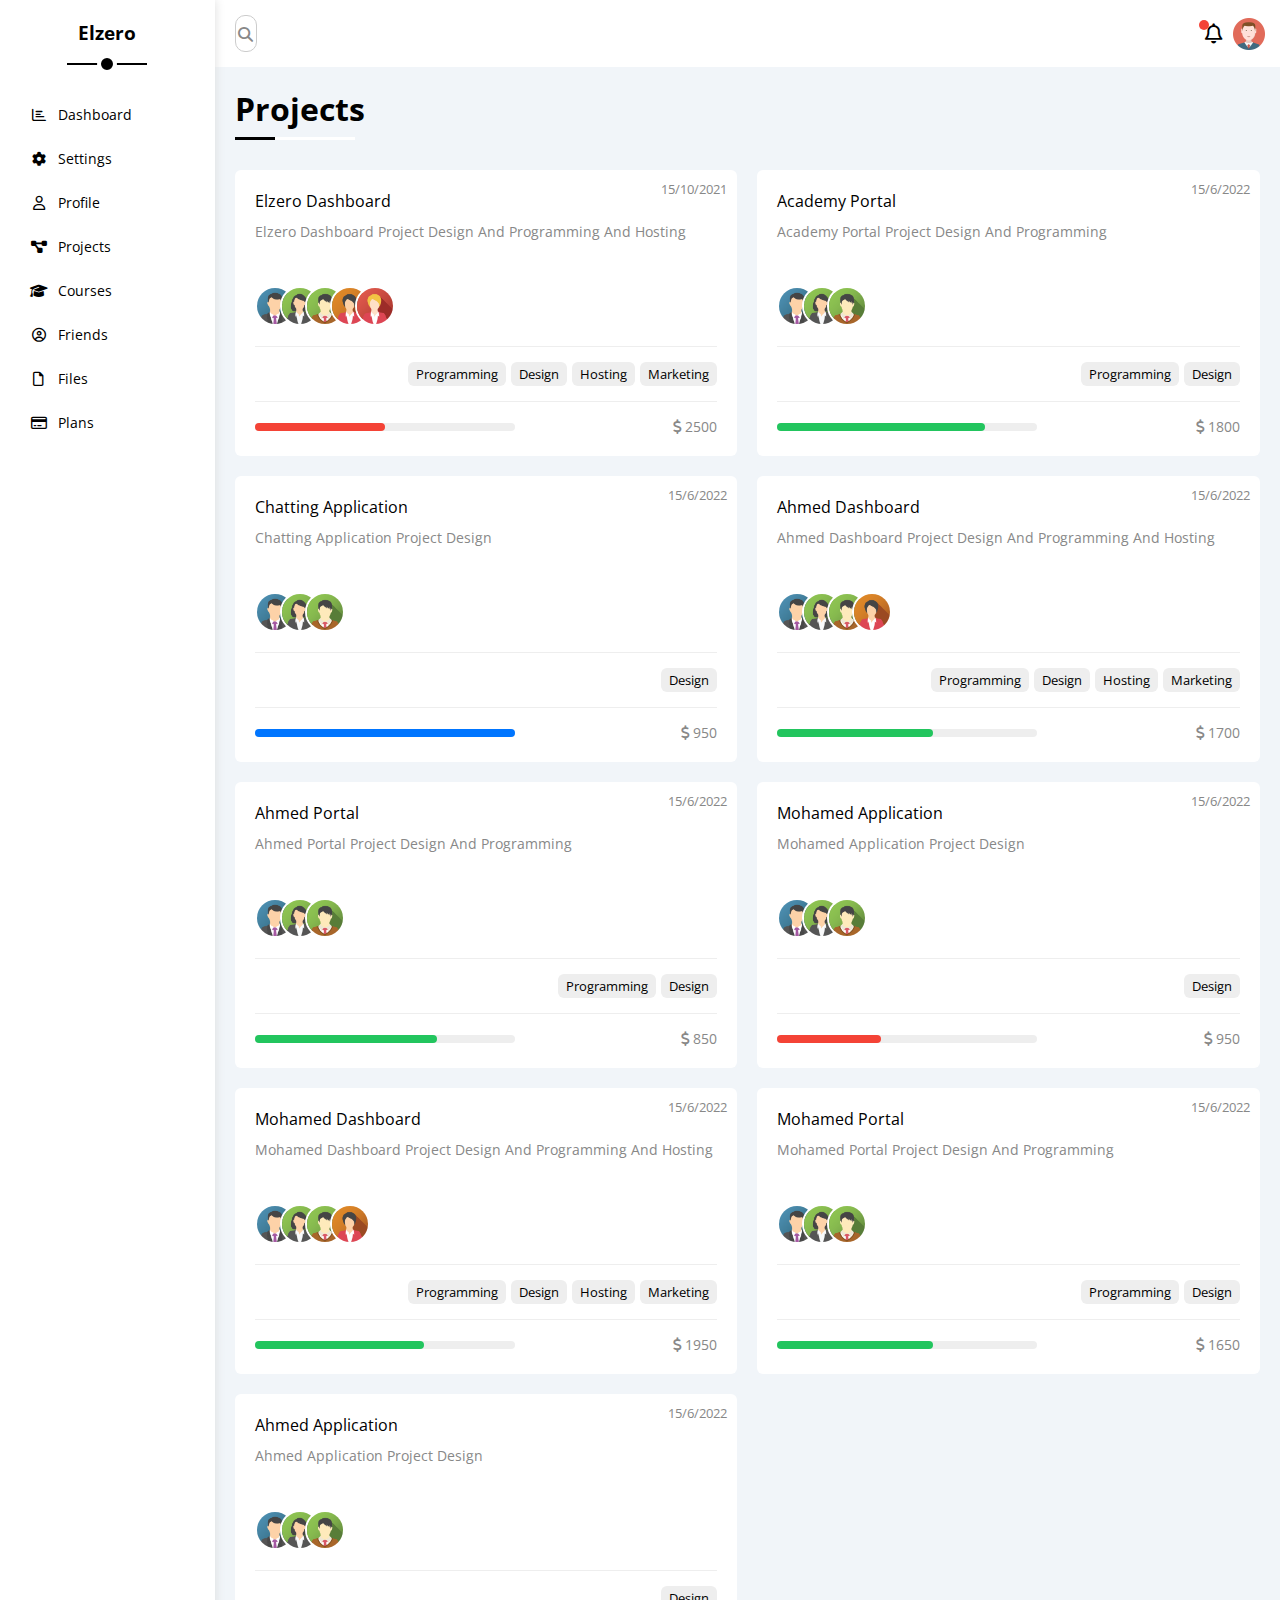
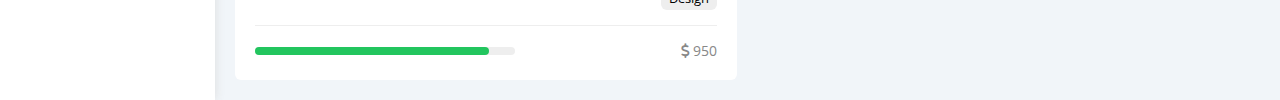
<file: projects.html>
<!DOCTYPE html>
<html lang="en">

<head>
  <meta charset="UTF-8" />
  <meta http-equiv="X-UA-Compatible" content="IE=edge" />
  <meta name="viewport" content="width=device-width, initial-scale=1.0" />
  <title>Projects</title>
  <link rel="stylesheet" href="style.css/all.min.css" />
  <link rel="stylesheet" href="style.css/framework.css" />
  <link rel="stylesheet" href="style.css/style.css" />
  <link rel="preconnect" href="https://fonts.googleapis.com" />
  <link rel="preconnect" href="https://fonts.gstatic.com" crossorigin />
  <link href="https://fonts.googleapis.com/css2?family=Open+Sans:wght@300;500&#038;display=swap" rel="stylesheet" />
</head>

<body>
  <div class="page d-flex">
    <div class="sidebar bg-white p-20 p-relative">
      <h3 class="p-relative txt-c mt-0">Elzero</h3>
      <ul>
        <li>
          <a class="d-flex align-center fs-14 c-black rad-6 p-10" href="index.html">
            <i class="fa-regular fa-chart-bar fa-fw"></i>
            <span>Dashboard</span>
          </a>
        </li>
        <li>
          <a class="d-flex align-center fs-14 c-black rad-6 p-10" href="settings.html">
            <i class="fa-solid fa-gear fa-fw"></i>
            <span>Settings</span>
          </a>
        </li>
        <li>
          <a class="d-flex align-center fs-14 c-black rad-6 p-10" href="profile.html">
            <i class="fa-regular fa-user fa-fw"></i>
            <span>Profile</span>
          </a>
        </li>
        <li>
          <a class="active d-flex align-center fs-14 c-black rad-6 p-10" href="projects.html">
            <i class="fa-solid fa-diagram-project fa-fw"></i>
            <span>Projects</span>
          </a>
        </li>
        <li>
          <a class="d-flex align-center fs-14 c-black rad-6 p-10" href="courses.html">
            <i class="fa-solid fa-graduation-cap fa-fw"></i>
            <span>Courses</span>
          </a>
        </li>
        <li>
          <a class="d-flex align-center fs-14 c-black rad-6 p-10" href="friends.html">
            <i class="fa-regular fa-circle-user fa-fw"></i>
            <span>Friends</span>
          </a>
        </li>
        <li>
          <a class="d-flex align-center fs-14 c-black rad-6 p-10" href="files.html">
            <i class="fa-regular fa-file fa-fw"></i>
            <span>Files</span>
          </a>
        </li>
        <li>
          <a class="d-flex align-center fs-14 c-black rad-6 p-10" href="plans.html">
            <i class="fa-regular fa-credit-card fa-fw"></i>
            <span>Plans</span>
          </a>
        </li>
      </ul>
    </div>
    <div class="content w-full">
      <!-- Start Head -->
      <div class="head bg-white p-15 between-flex">
        <div class="search p-relative">
          <input class="p-10" type="search" placeholder="Type A Keyword" />
        </div>
        <div class="icons d-flex align-center">
          <span class="notification p-relative">
            <i class="fa-regular fa-bell fa-lg"></i>
          </span>
          <img decoding="async" src="imgs/avatar.png" alt="" />
        </div>
      </div>
      <!-- End Head -->
      <h1 class="p-relative">Projects</h1>
      <div class="projects-page d-grid m-20 gap-20">
        <div class="project bg-white p-20 rad-6 p-relative">
          <span class="date fs-13 c-grey">15/10/2021</span>
          <h4 class="m-0">Elzero Dashboard</h4>
          <p class="c-grey mt-10 mb-10 fs-14">Elzero Dashboard Project Design And Programming And Hosting</p>
          <div class="team">
            <a href="#"><img decoding="async" src="imgs/team-01.png" alt="" /></a>
            <a href="#"><img decoding="async" src="imgs/team-02.png" alt="" /></a>
            <a href="#"><img decoding="async" src="imgs/team-03.png" alt="" /></a>
            <a href="#"><img decoding="async" src="imgs/team-04.png" alt="" /></a>
            <a href="#"><img decoding="async" src="imgs/team-05.png" alt="" /></a>
          </div>
          <div class="do d-flex">
            <span class="fs-13 rad-6 bg-eee">Programming</span>
            <span class="fs-13 rad-6 bg-eee">Design</span>
            <span class="fs-13 rad-6 bg-eee">Hosting</span>
            <span class="fs-13 rad-6 bg-eee">Marketing</span>
          </div>
          <div class="info between-flex">
            <div class="prog bg-eee">
              <span class="bg-red" style="width: 50%"></span>
            </div>
            <div class="fs-14 c-grey">
              <i class="fa-solid fa-dollar-sign"></i>
              2500
            </div>
          </div>
        </div>
        <div class="project bg-white p-20 rad-6 p-relative">
          <span class="date fs-13 c-grey">15/6/2022</span>
          <h4 class="m-0">Academy Portal</h4>
          <p class="c-grey mt-10 mb-10 fs-14">Academy Portal Project Design And Programming</p>
          <div class="team">
            <a href="#"><img decoding="async" src="imgs/team-01.png" alt="" /></a>
            <a href="#"><img decoding="async" src="imgs/team-02.png" alt="" /></a>
            <a href="#"><img decoding="async" src="imgs/team-03.png" alt="" /></a>
          </div>
          <div class="do d-flex">
            <span class="fs-13 rad-6 bg-eee">Programming</span>
            <span class="fs-13 rad-6 bg-eee">Design</span>
          </div>
          <div class="info between-flex">
            <div class="prog bg-eee">
              <span class="bg-green" style="width: 80%"></span>
            </div>
            <div class="fs-14 c-grey">
              <i class="fa-solid fa-dollar-sign"></i>
              1800
            </div>
          </div>
        </div>
        <div class="project bg-white p-20 rad-6 p-relative">
          <span class="date fs-13 c-grey">15/6/2022</span>
          <h4 class="m-0">Chatting Application</h4>
          <p class="c-grey mt-10 mb-10 fs-14">Chatting Application Project Design</p>
          <div class="team">
            <a href="#"><img decoding="async" src="imgs/team-01.png" alt="" /></a>
            <a href="#"><img decoding="async" src="imgs/team-02.png" alt="" /></a>
            <a href="#"><img decoding="async" src="imgs/team-03.png" alt="" /></a>
          </div>
          <div class="do d-flex">
            <span class="fs-13 rad-6 bg-eee">Design</span>
          </div>
          <div class="info between-flex">
            <div class="prog bg-eee">
              <span class="bg-blue" style="width: 100%"></span>
            </div>
            <div class="fs-14 c-grey">
              <i class="fa-solid fa-dollar-sign"></i>
              950
            </div>
          </div>
        </div>
        <div class="project bg-white p-20 rad-6 p-relative">
          <span class="date fs-13 c-grey">15/6/2022</span>
          <h4 class="m-0">Ahmed Dashboard</h4>
          <p class="c-grey mt-10 mb-10 fs-14">Ahmed Dashboard Project Design And Programming And Hosting</p>
          <div class="team">
            <a href="#"><img decoding="async" src="imgs/team-01.png" alt="" /></a>
            <a href="#"><img decoding="async" src="imgs/team-02.png" alt="" /></a>
            <a href="#"><img decoding="async" src="imgs/team-03.png" alt="" /></a>
            <a href="#"><img decoding="async" src="imgs/team-04.png" alt="" /></a>
          </div>
          <div class="do d-flex">
            <span class="fs-13 rad-6 bg-eee">Programming</span>
            <span class="fs-13 rad-6 bg-eee">Design</span>
            <span class="fs-13 rad-6 bg-eee">Hosting</span>
            <span class="fs-13 rad-6 bg-eee">Marketing</span>
          </div>
          <div class="info between-flex">
            <div class="prog bg-eee">
              <span class="bg-green" style="width: 60%"></span>
            </div>
            <div class="fs-14 c-grey">
              <i class="fa-solid fa-dollar-sign"></i>
              1700
            </div>
          </div>
        </div>
        <div class="project bg-white p-20 rad-6 p-relative">
          <span class="date fs-13 c-grey">15/6/2022</span>
          <h4 class="m-0">Ahmed Portal</h4>
          <p class="c-grey mt-10 mb-10 fs-14">Ahmed Portal Project Design And Programming</p>
          <div class="team">
            <a href="#"><img decoding="async" src="imgs/team-01.png" alt="" /></a>
            <a href="#"><img decoding="async" src="imgs/team-02.png" alt="" /></a>
            <a href="#"><img decoding="async" src="imgs/team-03.png" alt="" /></a>
          </div>
          <div class="do d-flex">
            <span class="fs-13 rad-6 bg-eee">Programming</span>
            <span class="fs-13 rad-6 bg-eee">Design</span>
          </div>
          <div class="info between-flex">
            <div class="prog bg-eee">
              <span class="bg-green" style="width: 70%"></span>
            </div>
            <div class="fs-14 c-grey">
              <i class="fa-solid fa-dollar-sign"></i>
              850
            </div>
          </div>
        </div>
        <div class="project bg-white p-20 rad-6 p-relative">
          <span class="date fs-13 c-grey">15/6/2022</span>
          <h4 class="m-0">Mohamed Application</h4>
          <p class="c-grey mt-10 mb-10 fs-14">Mohamed Application Project Design</p>
          <div class="team">
            <a href="#"><img decoding="async" src="imgs/team-01.png" alt="" /></a>
            <a href="#"><img decoding="async" src="imgs/team-02.png" alt="" /></a>
            <a href="#"><img decoding="async" src="imgs/team-03.png" alt="" /></a>
          </div>
          <div class="do d-flex">
            <span class="fs-13 rad-6 bg-eee">Design</span>
          </div>
          <div class="info between-flex">
            <div class="prog bg-eee">
              <span class="bg-red" style="width: 40%"></span>
            </div>
            <div class="fs-14 c-grey">
              <i class="fa-solid fa-dollar-sign"></i>
              950
            </div>
          </div>
        </div>
        <div class="project bg-white p-20 rad-6 p-relative">
          <span class="date fs-13 c-grey">15/6/2022</span>
          <h4 class="m-0">Mohamed Dashboard</h4>
          <p class="c-grey mt-10 mb-10 fs-14">Mohamed Dashboard Project Design And Programming And Hosting</p>
          <div class="team">
            <a href="#"><img decoding="async" src="imgs/team-01.png" alt="" /></a>
            <a href="#"><img decoding="async" src="imgs/team-02.png" alt="" /></a>
            <a href="#"><img decoding="async" src="imgs/team-03.png" alt="" /></a>
            <a href="#"><img decoding="async" src="imgs/team-04.png" alt="" /></a>
          </div>
          <div class="do d-flex">
            <span class="fs-13 rad-6 bg-eee">Programming</span>
            <span class="fs-13 rad-6 bg-eee">Design</span>
            <span class="fs-13 rad-6 bg-eee">Hosting</span>
            <span class="fs-13 rad-6 bg-eee">Marketing</span>
          </div>
          <div class="info between-flex">
            <div class="prog bg-eee">
              <span class="bg-green" style="width: 65%"></span>
            </div>
            <div class="fs-14 c-grey">
              <i class="fa-solid fa-dollar-sign"></i>
              1950
            </div>
          </div>
        </div>
        <div class="project bg-white p-20 rad-6 p-relative">
          <span class="date fs-13 c-grey">15/6/2022</span>
          <h4 class="m-0">Mohamed Portal</h4>
          <p class="c-grey mt-10 mb-10 fs-14">Mohamed Portal Project Design And Programming</p>
          <div class="team">
            <a href="#"><img decoding="async" src="imgs/team-01.png" alt="" /></a>
            <a href="#"><img decoding="async" src="imgs/team-02.png" alt="" /></a>
            <a href="#"><img decoding="async" src="imgs/team-03.png" alt="" /></a>
          </div>
          <div class="do d-flex">
            <span class="fs-13 rad-6 bg-eee">Programming</span>
            <span class="fs-13 rad-6 bg-eee">Design</span>
          </div>
          <div class="info between-flex">
            <div class="prog bg-eee">
              <span class="bg-green" style="width: 60%"></span>
            </div>
            <div class="fs-14 c-grey">
              <i class="fa-solid fa-dollar-sign"></i>
              1650
            </div>
          </div>
        </div>
        <div class="project bg-white p-20 rad-6 p-relative">
          <span class="date fs-13 c-grey">15/6/2022</span>
          <h4 class="m-0">Ahmed Application</h4>
          <p class="c-grey mt-10 mb-10 fs-14">Ahmed Application Project Design</p>
          <div class="team">
            <a href="#"><img decoding="async" src="imgs/team-01.png" alt="" /></a>
            <a href="#"><img decoding="async" src="imgs/team-02.png" alt="" /></a>
            <a href="#"><img decoding="async" src="imgs/team-03.png" alt="" /></a>
          </div>
          <div class="do d-flex">
            <span class="fs-13 rad-6 bg-eee">Design</span>
          </div>
          <div class="info between-flex">
            <div class="prog bg-eee">
              <span class="bg-green" style="width: 90%"></span>
            </div>
            <div class="fs-14 c-grey">
              <i class="fa-solid fa-dollar-sign"></i>
              950
            </div>
          </div>
        </div>
      </div>
    </div>
  </div>
</body>

</html>
</file>
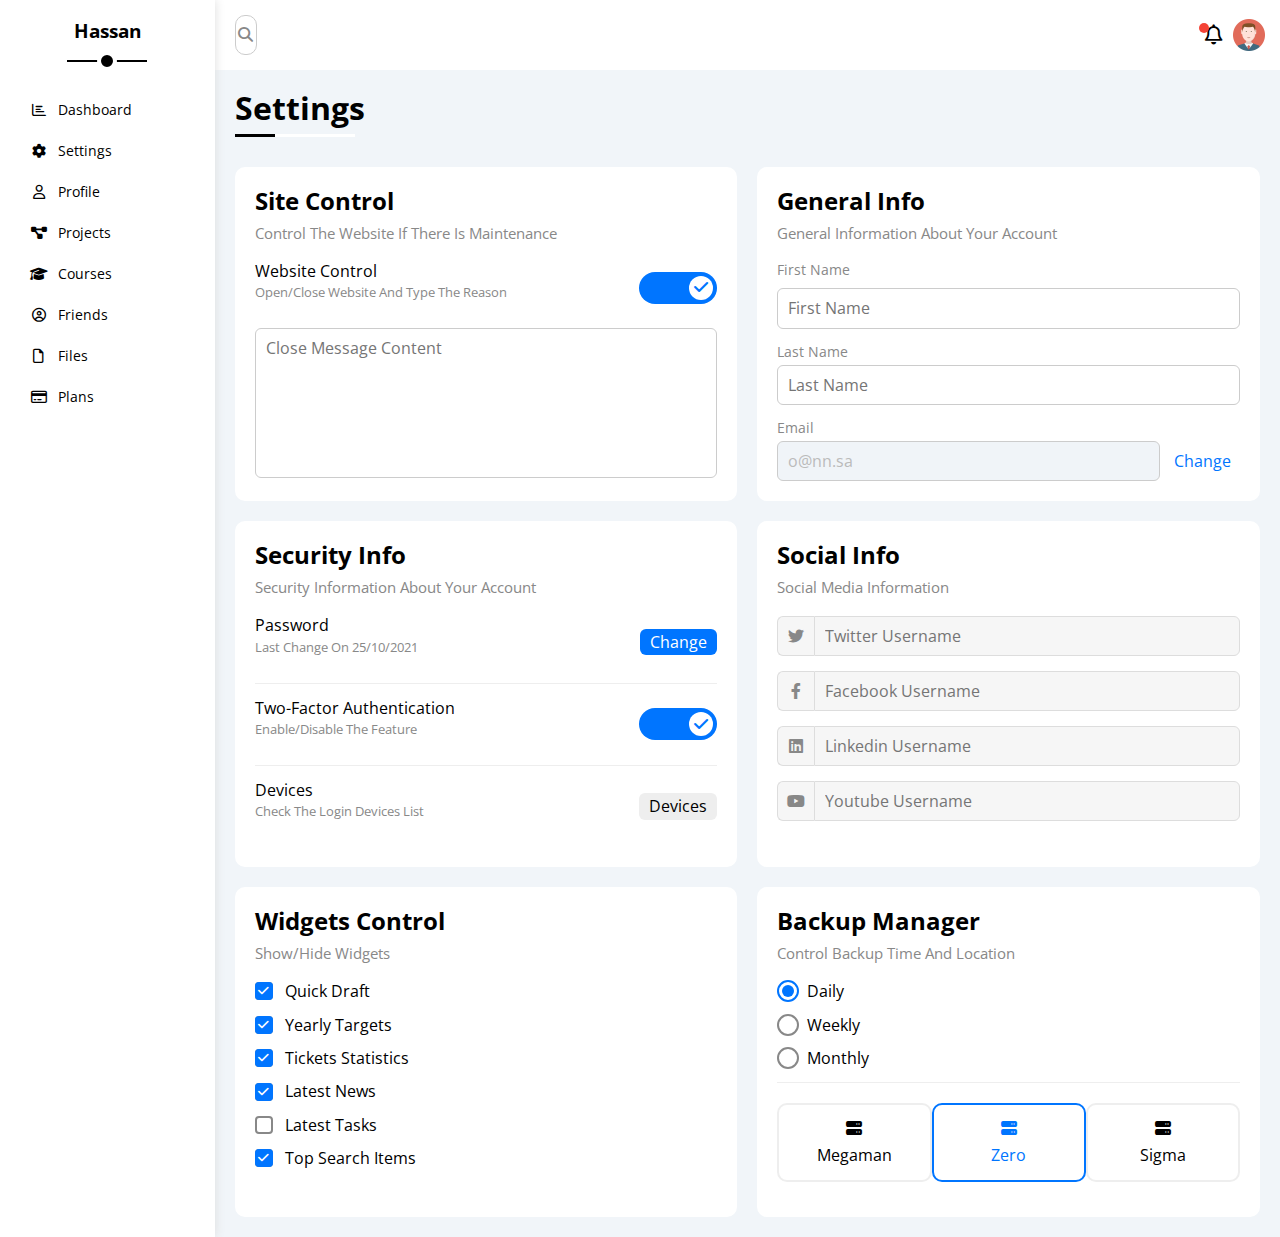
<file: settings.html>
<!DOCTYPE html>
<html lang="en">

<head>
    <meta charset="UTF-8" />
    <meta http-equiv="X-UA-Compatible" content="IE=edge" />
    <meta name="viewport" content="width=device-width, initial-scale=1.0" />
    <title>Settings</title>
    <link rel="stylesheet" href="/style.css/all.min.css">
    <link rel="stylesheet" href="style.css/style.css" />
    <link rel="stylesheet" href="style.css/framework.css" />
    <link rel="stylesheet" href="/style.css/nor.css">
    <link rel="stylesheet" href="./style.css/res.css">
    <link rel="preconnect" href="https://fonts.googleapis.com" />
    <link rel="preconnect" href="https://fonts.gstatic.com" crossorigin />
    <link href="https://fonts.googleapis.com/css2?family=Open+Sans:wght@300;500&#038;display=swap" rel="stylesheet" />
</head>

<body>
    <div class="page d-flex">
        <div class="sidebar bg-white p-20 p-relative">
            <h3 class="p-relative txt-c mt-0">Hassan</h3>
            <ul>
                <li>
                    <a class="d-flex align-center fs-14 c-black rad-6 p-10" href="index.html">
                        <i class="fa-regular fa-chart-bar fa-fw"></i>
                        <span>Dashboard</span>
                    </a>
                </li>
                <li>
                    <a class="active d-flex align-center fs-14 c-black rad-6 p-10" href="settings.html">
                        <i class="fa-solid fa-gear fa-fw"></i>
                        <span>Settings</span>
                    </a>
                </li>
                <li>
                    <a class="d-flex align-center fs-14 c-black rad-6 p-10" href="profile.html">
                        <i class="fa-regular fa-user fa-fw"></i>
                        <span>Profile</span>
                    </a>
                </li>
                <li>
                    <a class="d-flex align-center fs-14 c-black rad-6 p-10" href="projects.html">
                        <i class="fa-solid fa-diagram-project fa-fw"></i>
                        <span>Projects</span>
                    </a>
                </li>
                <li>
                    <a class="d-flex align-center fs-14 c-black rad-6 p-10" href="courses.html">
                        <i class="fa-solid fa-graduation-cap fa-fw"></i>
                        <span>Courses</span>
                    </a>
                </li>
                <li>
                    <a class="d-flex align-center fs-14 c-black rad-6 p-10" href="friends.html">
                        <i class="fa-regular fa-circle-user fa-fw"></i>
                        <span>Friends</span>
                    </a>
                </li>
                <li>
                    <a class="d-flex align-center fs-14 c-black rad-6 p-10" href="files.html">
                        <i class="fa-regular fa-file fa-fw"></i>
                        <span>Files</span>
                    </a>
                </li>
                <li>
                    <a class="d-flex align-center fs-14 c-black rad-6 p-10" href="plans.html">
                        <i class="fa-regular fa-credit-card fa-fw"></i>
                        <span>Plans</span>
                    </a>
                </li>
            </ul>
        </div>
        <div class="content w-full">
            <!-- Start Head -->
            <div class="head bg-white p-15 between-flex">
                <div class="search p-relative">
                    <input class="p-10" type="search" placeholder="Type A Keyword" />
                </div>
                <div class="icons d-flex align-center">
                    <span class="notification p-relative">
                        <i class="fa-regular fa-bell fa-lg"></i>
                    </span>
                    <img decoding="async" src="imgs/avatar.png" alt="" />
                </div>
            </div>
            <!-- End Head -->
            <h1 class="p-relative">Settings</h1>
            <div class="settings-page m-20 d-grid gap-20">
                <!-- Start Settings Box -->
                <div class="p-20 bg-white rad-10">
                    <h2 class="mt-0 mb-10">Site Control</h2>
                    <p class="mt-0 mb-20 c-grey fs-15">Control The Website If There Is Maintenance</p>
                    <div class="mb-15 between-flex">
                        <div>
                            <span>Website Control</span>
                            <p class="c-grey mt-5 mb-0 fs-13">Open/Close Website And Type The Reason</p>
                        </div>
                        <div>
                            <label>
                                <input class="toggle-checkbox" type="checkbox" checked />
                                <div class="toggle-switch"></div>
                            </label>
                        </div>
                    </div>
                    <textarea class="close-message p-10 rad-6 d-block w-full"
                        placeholder="Close Message Content"></textarea>
                </div>
                <!-- End Settings Box -->
                <!-- Start Settings Box -->
                <div class="p-20 bg-white rad-10">
                    <h2 class="mt-0 mb-10">General Info</h2>
                    <p class="mt-0 mb-20 c-grey fs-15">General Information About Your Account</p>
                    <div class="mb-15">
                        <label class="fs-14 c-grey d-block mb-10" for="first">First Name</label>
                        <input class="b-none border-ccc p-10 rad-6 d-block w-full" type="text" id="first"
                            placeholder="First Name" />
                    </div>
                    <div class="mb-15">
                        <label class="fs-14 c-grey d-block mb-5" for="last">Last Name</label>
                        <input class="b-none border-ccc p-10 rad-6 d-block w-full" id="last" type="text"
                            placeholder="Last Name" />
                    </div>
                    <div>
                        <label class="fs-14 c-grey d-block mb-5" for="email">Email</label>
                        <input class="email b-none border-ccc p-10 rad-6 w-full mr-10" id="email" type="email"
                            value="o@nn.sa" disabled />
                        <a class="c-blue" href="#">Change</a>
                    </div>
                </div>
                <!-- End Settings Box -->
                <!-- Start Settings Box -->
                <div class="p-20 bg-white rad-10">
                    <h2 class="mt-0 mb-10">Security Info</h2>
                    <p class="mt-0 mb-20 c-grey fs-15">Security Information About Your Account</p>
                    <div class="sec-box mb-15 between-flex">
                        <div>
                            <span>Password</span>
                            <p class="c-grey mt-5 mb-0 fs-13">Last Change On 25/10/2021</p>
                        </div>
                        <a class="button bg-blue c-white btn-shape" href="#">Change</a>
                    </div>
                    <div class="sec-box mb-15 between-flex">
                        <div>
                            <span>Two-Factor Authentication</span>
                            <p class="c-grey mt-5 mb-0 fs-13">Enable/Disable The Feature</p>
                        </div>
                        <label>
                            <input class="toggle-checkbox" type="checkbox" checked />
                            <div class="toggle-switch"></div>
                        </label>
                    </div>
                    <div class="sec-box between-flex">
                        <div>
                            <span>Devices</span>
                            <p class="c-grey mt-5 mb-0 fs-13">Check The Login Devices List</p>
                        </div>
                        <a class="bg-eee c-black btn-shape" href="#">Devices</a>
                    </div>
                </div>
                <!-- End Settings Box -->
                <!-- Start Settings Box -->
                <div class="social-boxes p-20 bg-white rad-10">
                    <h2 class="mt-0 mb-10">Social Info</h2>
                    <p class="mt-0 mb-20 c-grey fs-15">Social Media Information</p>
                    <div class="d-flex align-center mb-15">
                        <i class="fa-brands fa-twitter center-flex c-grey"></i>
                        <input class="w-full" type="text" placeholder="Twitter Username" />
                    </div>
                    <div class="d-flex align-center mb-15">
                        <i class="fa-brands fa-facebook-f center-flex c-grey"></i>
                        <input class="w-full" type="text" placeholder="Facebook Username" />
                    </div>
                    <div class="d-flex align-center mb-15">
                        <i class="fa-brands fa-linkedin center-flex c-grey"></i>
                        <input class="w-full" type="text" placeholder="Linkedin Username" />
                    </div>
                    <div class="d-flex align-center">
                        <i class="fa-brands fa-youtube center-flex c-grey"></i>
                        <input class="w-full" type="text" placeholder="Youtube Username" />
                    </div>
                </div>
                <!-- End Settings Box -->
                <!-- Start Settings Box -->
                <div class="widgets-control p-20 bg-white rad-10">
                    <h2 class="mt-0 mb-10">Widgets Control</h2>
                    <p class="mt-0 mb-20 c-grey fs-15">Show/Hide Widgets</p>
                    <div class="control d-flex align-center mb-15">
                        <input type="checkbox" id="one" checked />
                        <label for="one">Quick Draft</label>
                    </div>
                    <div class="control d-flex align-center mb-15">
                        <input type="checkbox" id="two" checked />
                        <label for="two">Yearly Targets</label>
                    </div>
                    <div class="control d-flex align-center mb-15">
                        <input type="checkbox" id="three" checked />
                        <label for="three">Tickets Statistics</label>
                    </div>
                    <div class="control d-flex align-center mb-15">
                        <input type="checkbox" id="four" checked />
                        <label for="four">Latest News</label>
                    </div>
                    <div class="control d-flex align-center mb-15">
                        <input type="checkbox" id="five" />
                        <label for="five">Latest Tasks</label>
                    </div>
                    <div class="control d-flex align-center mb-15">
                        <input type="checkbox" id="six" checked />
                        <label for="six">Top Search Items</label>
                    </div>
                </div>
                <!-- End Settings Box -->
                <!-- Start Settings Box -->
                <div class="backup-control p-20 bg-white rad-10">
                    <h2 class="mt-0 mb-10">Backup Manager</h2>
                    <p class="mt-0 mb-20 c-grey fs-15">Control Backup Time And Location</p>
                    <div class="date d-flex align-center mb-15">
                        <input type="radio" name="time" id="daily" checked />
                        <label for="daily">Daily</label>
                    </div>
                    <div class="date d-flex align-center mb-15">
                        <input type="radio" name="time" id="weekly" />
                        <label for="weekly">Weekly</label>
                    </div>
                    <div class="date d-flex align-center mb-15">
                        <input type="radio" name="time" id="monthly" />
                        <label for="monthly">Monthly</label>
                    </div>
                    <div class="servers d-flex align-center txt-c">
                        <input type="radio" name="servers" id="server-one" />
                        <div class="server mb-15 rad-10 w-full">
                            <label class="d-block m-15" for="server-one">
                                <i class="fa-solid fa-server d-block mb-10"></i>
                                Megaman
                            </label>
                        </div>
                        <input type="radio" name="servers" id="server-two" checked />
                        <div class="server mb-15 rad-10 w-full">
                            <label class="d-block m-15" for="server-two">
                                <i class="fa-solid fa-server d-block mb-10"></i>
                                Zero
                            </label>
                        </div>
                        <input type="radio" name="servers" id="server-three" />
                        <div class="server mb-15 rad-10 w-full">
                            <label class="d-block m-15" for="server-three">
                                <i class="fa-solid fa-server d-block mb-10"></i>
                                Sigma
                            </label>
                        </div>
                    </div>
                </div>
                <!-- End Settings Box -->
            </div>
        </div>
    </div>
</body>

</html>
</file>
<file: style.css/framework.css>
:root {
    --blue-color: #0075ff;
    --blue-alt-color: #0d69d5;
    --orange-color: #f59e0b;
    --green-color: #22c55e;
    --red-color: #f44336;
    --grey-color: #888;
}

/* startbox */
.d-flex {
    display: flex;
}

.bg-white {
    background-color: white;
}



.d-flex {
    display: flex;
}

.f-wrap {
    flex-wrap: wrap;
}

.align-center {
    align-items: center;
}

.space-between {
    justify-content: space-between;
}

.d-grid {
    display: grid;
}

.gap-20 {
    gap: 20px;
}

.gap-40 {
    gap: 40px;
}

.d-block {
    display: block;
}

@media (max-width: 767px) {
    .block-mobile {
        display: block;
    }

    .hide-mobile {
        display: none;
    }
}

/* end box */
/* Start Padding + Margin */
.p-0 {
    padding: 0;

}

.p-10 {
    padding: 10px;
}

.p-15 {
    padding: 15px;
}

.p-20 {
    padding: 20px;
}

.pt-10 {
    padding-top: 10px;
}

.pt-15 {
    padding-top: 15px;
}

.pt-20 {
    padding-top: 20px;
}

.pb-10 {
    padding-bottom: 10px;
}

.pb-15 {
    padding-bottom: 15px;
}

.pb-20 {
    padding-bottom: 20px;
}

.pl-15 {
    padding-left: 15px;
}

.ml-20 {
    margin-left: 20px;
}

.m-0 {
    margin: 0;
}

.m-15 {
    margin: 15px;
}

.m-20 {
    margin: 20px;
}

.mt-0 {
    margin-top: 0;
}

.mt-5 {
    margin-top: 5px;
}

.mt-10 {
    margin-top: 10px;
}

.mt-15 {
    margin-top: 15px;
}

.mt-20 {
    margin-top: 20px;
}

.mt-25 {
    margin-top: 25px;
}

.mr-10 {
    margin-right: 10px;
}

.mr-15 {
    margin-right: 15px;
}

.mr-20 {
    margin-right: 20px;
}

.mb-5 {
    margin-bottom: 5px;
}

.mb-10 {
    margin-bottom: 10px;
}

.mb-15 {
    margin-bottom: 15px;
}

.mb-20 {
    margin-bottom: 20px;
}

.mb-25 {
    margin-bottom: 25px;
}

/* End Padding + Margin */
/* Start Color */
.c-black {
    color: black;
}

.c-white {
    color: white;
}

.c-grey {
    color: var(--grey-color);
}

.c-red {
    color: var(--red-color);
}

.c-green {
    color: var(--green-color);
}

.c-blue {
    color: var(--blue-color);
}

.c-orange {
    color: var(--orange-color);
}

.bg-red {
    background-color: var(--red-color);
}

.bg-green {
    background-color: var(--green-color);
}

.bg-blue {
    background-color: var(--blue-color);
}

.bg-orange {
    background-color: var(--orange-color);
}

.bg-white {
    background-color: white;
}

.bg-eee {
    background-color: #eee;
}

/* End Color */
/* Start Position */
.p-relative {
    position: relative;
}

.p-absolute {
    position: absolute;
}

/* End Position */
/* Start Font */
.txt-c {
    text-align: center;
}

.fs-13 {
    font-size: 13px;
}

.fs-14 {
    font-size: 14px;
}

.fs-15 {
    font-size: 15px;
}

.fs-25 {
    font-size: 25px;
}

.fw-bold {
    font-weight: bold;
}

@media (max-width: 767px) {
    .txt-c-mobile {
        text-align: center;
    }
}

/* End Font */
/* Start Border */

.rad-6 {
    border-radius: 6px;
}

.rad-10 {
    border-radius: 10px;
}

.rad-half {
    border-radius: 50%;
}

.b-none {
    border: none;
}

.border-ccc {
    border: 1px solid #ccc;
}

.border-eee {
    border: 1px solid #eee;
}

/* End Border */
/* Start Width + Height */
.w-full {
    width: 100%;
}

.w-100 {
    width: 100px;
}

.w-fit {
    width: fit-content;
}

.h-full {
    height: 100%;
}

.h-100 {
    height: 100px;
}

/* End Width + Height */
/* Start Components */
.center-flex {
    display: flex;
    align-items: center;
    justify-content: center;
}

.between-flex {
    display: flex;
    align-items: center;
    justify-content: space-between;
}

.btn-shape {
    padding: 4px 10px;
    border-radius: 6px;
}

/* End Components */
</file>
<file: style.css/style.css>
:root {
    --blue-color: #0075ff;
    --blue-alt-color: #0d69d5;
    --orange-color: #f59e0b;
    --green-color: #22c55e;
    --red-color: #f44336;
    --grey-color: #888;
}

* {
    box-sizing: border-box;
}

body {
    font-family: "Open Sans", sans-serif;
    margin: 0;
}

*:focus {
    outline: none;
}

a {
    text-decoration: none;
}

.page {
    background-color: #f1f5f9;
    min-height: 100vh;
}

ul {
    list-style: none;
    padding: 0;
}


::-webkit-scrollbar {
    width: 15px;
}

::-webkit-scrollbar-track {
    background-color: white;
}

::-webkit-scrollbar-thumb {
    background-color: var(--blue-color);
}

::-webkit-scrollbar-thumb:hover {
    background-color: var(--blue-alt-color);
}


/* Start Sidebar */
.sidebar {
    width: 250px;
    box-shadow: 0 0 10px #ddd;


}

.sidebar>h3 {
    margin-bottom: 50px;

}

.sidebar>h3::after {
    content: "";
    position: absolute;
    left: 50%;
    bottom: -29px;
    width: 12px;
    height: 12px;
    border-radius: 50%;
    background-color: black;
    border: 4px solid white;
    transform: translateX(-50%);
}

.sidebar>h3::before {
    content: "";
    background-color: black;
    width: 80px;
    height: 2px;
    position: absolute;
    bottom: -20px;
    transform: translateX(-50%);
    left: 50%;

}



.sidebar ul li a {
    transition: 0.3s;
    margin-bottom: 5px;
}

.sidebar ul li a:hover,
.sidebar ul li a:active {
    background-color: #f1f1f1;
}

.sidebar ul li a span {
    font-size: 14px;
    margin-left: 10px;
}

/* end Sidebar */
/* start contnet */
.content {
    overflow: hidden;
}

.head .search::before {
    font-family: var(--fa-style-family-classic);
    content: "\f002";
    font-weight: 900;
    position: absolute;
    left: 8px;
    top: 50%;
    transform: translateY(-50%);
    font-size: 15px;
    color: var(--grey-color);


}

.head .search input {
    border-radius: 10px;
    border: 1px solid #ccc;
    margin-left: 5px;
    width: 0.3%;
    transition: 0.7s;

}


.head .search:hover input {
    width: 90%;
    padding-left: 30px;

}



.head .icons .notification::before {
    content: "";
    position: absolute;
    width: 10px;
    height: 10px;
    background-color: var(--red-color);
    border-radius: 50%;
    left: -6px;
    top: -3px;
    color: red;
}

.head .icons img {
    width: 32px;
    height: 32px;
    margin-left: 10px;

}

.page h1 {
    margin: 20px 20px 40px;
}

.page h1::before,
.page h1::after {
    content: "";
    height: 3px;
    position: absolute;
    bottom: -10px;
    left: 0;
}

.page h1::before {
    background-color: white;
    width: 120px;
}

.page h1::after {
    background-color: black;
    width: 40px;
}

.wrapper {
    grid-template-columns: repeat(auto-fill, minmax(450px, 1fr));
    margin-left: 20px;
    margin-right: 20px;
    margin-bottom: 20px;
}

@media (max-width: 767px) {
    .wrapper {
        grid-template-columns: minmax(200px, 1fr);
        margin-left: 10px;
        margin-right: 10px;
        gap: 10px;
    }
}

/* End Content */
/* Start Welcome Widget */
.welcome {
    overflow: hidden;
}

.welcome .intro img {
    width: 200px;
    margin-bottom: -10px;
}

.welcome .avatar {
    width: 64px;
    height: 64px;
    border: 2px solid white;
    border-radius: 50%;
    padding: 2px;
    box-shadow: 0 0 5px #ddd;
    margin-left: 20px;
    margin-top: -32px;
}

.welcome .body {
    border-top: 1px solid #eee;
    border-bottom: 1px solid #eee;
}

.welcome .body>div {
    flex: 1;
}

.welcome .visit {
    margin: 0 15px 15px auto;
    transition: 0.3s;
}

.welcome .visit:hover {
    background-color: var(--blue-alt-color);
}

@media (max-width: 767px) {
    .welcome .intro {
        padding-bottom: 30px;
    }

    .welcome .avatar {
        margin-left: 0;
    }

    .welcome .body>div:not(:last-child) {
        margin-bottom: 20px;
    }
}

/* End Welcome Widget */
/* Start Quick Draft Widget */
.quick-draft textarea {
    resize: none;
    min-height: 180px;
}

.quick-draft .save {
    margin-left: auto;
    transition: 0.3s;
    cursor: pointer;
}

.quick-draft .save:hover {
    background-color: var(--blue-alt-color);
}

/* End Quick Draft Widget */
/* Start Targets */
.targets .target-row .icon {
    width: 80px;
    height: 80px;
    margin-right: 15px;
}

.targets .details {
    flex: 1;
}

.targets .details .progress {
    height: 4px;
}

.targets .details .progress>span {
    position: absolute;
    left: 0;
    top: 0;
    height: 100%;
}

.targets .details .progress>span span {
    position: absolute;
    bottom: 16px;
    right: -16px;
    color: white;
    padding: 2px 5px;
    border-radius: 6px;
    font-size: 13px;
}

.targets .details .progress>span span::after {
    content: "";
    border-color: transparent;
    border-width: 5px;
    border-style: solid;
    position: absolute;
    bottom: -10px;
    left: 50%;
    transform: translateX(-50%);
}

.targets .details .progress>.blue span::after {
    border-top-color: var(--blue-color);
}

.targets .details .progress>.orange span::after {
    border-top-color: var(--orange-color);
}

.targets .details .progress>.green span::after {
    border-top-color: var(--green-color);
}

.blue .icon,
.blue .progress {
    background-color: rgb(0 117 255 / 20%);
}

.orange .icon,
.orange .progress {
    background-color: rgb(245 158 11 / 20%);
}

.green .icon,
.green .progress {
    background-color: rgb(34 197 94 / 20%);
}

/* End Targets */
/* Start Tickets */
.tickets .box {
    border: 1px solid #ccc;
    width: calc(50% - 10px);
}

@media (max-width: 767px) {
    .tickets .box {
        width: 100%;
    }
}

/* End Tickets */
/* Start Latest News */
.latest-news .news-row:not(:last-of-type) {
    margin-bottom: 20px;
    padding-bottom: 20px;
    border-bottom: 1px solid #eee;
}

.latest-news .news-row img {
    width: 100px;
    border-radius: 6px;
    margin-right: 15px;
}

.latest-news .info {
    flex-grow: 1;
}

.latest-news .info h3 {
    margin: 0 0 6px;
    font-size: 16px;
}

@media (max-width: 767px) {
    .latest-news .news-row {
        display: block;
    }

    .latest-news .news-row .label {
        margin: 10px auto;
        width: fit-content;
    }
}

/* End Latest News */
/* Start Tasks */
.tasks .task-row:not(:last-of-type) {
    margin-bottom: 15px;
    padding-bottom: 15px;
    border-bottom: 1px solid #eee;
}

.tasks .info {
    flex-grow: 1;
}

.tasks .done {
    opacity: 0.3;
}

.tasks .done h3,
.tasks .done p {
    text-decoration: line-through;
}

.tasks .delete {
    cursor: pointer;
    transition: 0.3s;
}

.tasks .delete:hover {
    color: var(--red-color);
}

/* End Tasks */
/* Start Latest Uploads */
.latest-uploads ul li:not(:last-child) {
    border-bottom: 1px solid #eee;
}

.latest-uploads ul li img {
    width: 40px;
    height: 40px;
}

/* End Latest Uploads */
/* Start Last Project */
.last-project ul::before {
    content: "";
    position: absolute;
    left: 11px;
    width: 2px;
    height: 100%;
    background-color: var(--blue-color);
}

.last-project ul li::before {
    content: "";
    width: 20px;
    height: 20px;
    display: block;
    border-radius: 50%;
    background-color: white;
    border: 2px solid white;
    outline: 2px solid var(--blue-color);
    margin-right: 15px;
    z-index: 1;
}

.last-project ul li.done::before {
    background-color: var(--blue-color);
}

.last-project ul li.current::before {
    animation: change-color 0.8s infinite alternate;
}

.last-project .launch-icon {
    position: absolute;
    width: 160px;
    right: 0;
    bottom: 0;
    opacity: 0.1;
}

@keyframes change-color {
    from {
        background-color: var(--blue-color);
    }

    to {
        background-color: white;
    }
}

/* End Last Project */
/* Start Reminders */
.reminders ul li .key {
    width: 15px;
    height: 15px;
}

.reminders ul li>.blue {
    border-left: 2px solid var(--blue-color);
}

.reminders ul li>.green {
    border-left: 2px solid var(--green-color);
}

.reminders ul li>.orange {
    border-left: 2px solid var(--orange-color);
}

.reminders ul li>.red {
    border-left: 2px solid var(--red-color);
}

/* End Reminders */
/* Start Latest Post */
.latest-post .avatar {
    width: 48px;
    height: 48px;
}

.latest-post .post-content {
    text-transform: capitalize;
    line-height: 1.8;
    border-top: 1px solid #eee;
    border-bottom: 1px solid #eee;
    min-height: 140px;
}

/* End Latest Post */
/* Start Social Media */
.social-media .box {
    padding-left: 70px;
}

.social-media .box i {
    position: absolute;
    left: 0;
    top: 0;
    width: 52px;
    transition: 0.3s;
}

.social-media .box i:hover {
    transform: rotate(5deg);
}

.social-media .twitter {
    background-color: rgb(29 161 242 / 20%);
    color: #1da1f2;
}

.social-media .twitter i,
.social-media .twitter a {
    background-color: #1da1f2;
}

.social-media .facebook {
    background-color: rgb(24 119 242 / 20%);
    color: #1da1f2;
}

.social-media .facebook i,
.social-media .facebook a {
    background-color: #1877f2;
}

.social-media .youtube {
    background-color: rgb(255 0 0 / 20%);
    color: #ff0000;
}

.social-media .youtube i,
.social-media .youtube a {
    background-color: #ff0000;
}

.social-media .linkedin {
    background-color: rgb(0 119 181 / 20%);
    color: #0077b5;
}

.social-media .linkedin i,
.social-media .linkedin a {
    background-color: #0077b5;
}

/* End Social Media */
/* Start Projects Table */
.projects .responsive-table {
    overflow-x: auto;
}

.projects table {
    min-width: 1000px;
    border-spacing: 0;
}

.projects thead td {
    background-color: #eee;
    font-weight: bold;
}

.projects table td {
    padding: 15px;
}

.projects tbody td {
    border-bottom: 1px solid #eee;
    border-left: 1px solid #eee;
    transition: 0.3s;
}

.projects table tbody tr td:last-child {
    border-right: 1px solid #eee;
}

.projects tbody tr:hover td {
    background-color: #faf7f7;
}

.projects table img {
    width: 32px;
    height: 32px;
    border-radius: 50%;
    padding: 2px;
    background-color: white;
}

.projects table img:not(:first-child) {
    margin-left: -20px;
}

.projects table .label {
    font-size: 13px;
}

/* End Projects Table */
/* Start Settings */
.settings-page {
    grid-template-columns: repeat(auto-fill, minmax(500px, 1fr));
}


.settings-page .close-message {
    border: 1px solid #ccc;
    resize: none;
    min-height: 150px;
}

.settings-page .email {
    display: inline-flex;
    width: calc(100% - 80px);
}

.settings-page .sec-box {
    padding-bottom: 15px;
}

.settings-page .sec-box:not(:last-of-type) {
    border-bottom: 1px solid #eee;
}

.settings-page .sec-box .button {
    transition: 0.3s;
}

.settings-page .sec-box .button:hover {
    background-color: var(--blue-alt-color);
}

.settings-page .social-boxes i {
    width: 40px;
    height: 40px;
    background-color: #f6f6f6;
    border: 1px solid #ddd;
    border-right: none;
    border-radius: 6px 0 0 6px;
    transition: 0.3s;
}

.settings-page .social-boxes input {
    height: 40px;
    background-color: #f6f6f6;
    border: 1px solid #ddd;
    padding-left: 10px;
    border-radius: 0 6px 6px 0;
}

.settings-page .social-boxes>div:focus-within i {
    color: black;
}

.widgets-control .control input[type="checkbox"] {
    -webkit-appearance: none;
    appearance: none;
}

.widgets-control .control label {
    padding-left: 30px;
    cursor: pointer;
    position: relative;
}

.widgets-control .control label::before,
.widgets-control .control label::after {
    position: absolute;
    left: 0;
    top: 50%;
    margin-top: -9px;
    border-radius: 4px;
}

.widgets-control .control label::before {
    content: "";
    width: 14px;
    height: 14px;
    border: 2px solid var(--grey-color);
}

.widgets-control .control label:hover::before {
    border-color: var(--blue-alt-color);
}

.widgets-control .control label::after {
    font-family: var(--fa-style-family-classic);
    content: "\f00c";
    font-weight: 900;
    background-color: var(--blue-color);
    color: white;
    font-size: 12px;
    width: 18px;
    height: 18px;
    display: flex;
    justify-content: center;
    align-items: center;
    transform: scale(0) rotate(360deg);
    transition: 0.3s;
}

.widgets-control .control input[type="checkbox"]:checked+label::after {
    transform: scale(1);
}

.backup-control input[type="radio"] {
    -webkit-appearance: none;
    appearance: none;
}

.backup-control .date label {
    padding-left: 30px;
    cursor: pointer;
    position: relative;
}

.backup-control .date label::before {
    content: "";
    position: absolute;
    top: 50%;
    left: 0;
    margin-top: -11px;
    width: 18px;
    height: 18px;
    border: 2px solid var(--grey-color);
    border-radius: 50%;
}

.backup-control .date label::after {
    content: "";
    position: absolute;
    left: 5px;
    top: 3px;
    width: 12px;
    height: 12px;
    background: var(--blue-color);
    border-radius: 50%;
    transition: 0.3s;
    transform: scale(0);
}

.backup-control .date input[type="radio"]:checked+label::before {
    border-color: var(--blue-color);
}

.backup-control .date input[type="radio"]:checked+label::after {
    transform: scale(1);
}

.backup-control .servers {
    border-top: 1px solid #eee;
    padding-top: 20px;
}



.backup-control .servers .server {
    border: 2px solid #eee;
    position: relative;
}

.backup-control .servers .server label {
    cursor: pointer;
}

.backup-control .servers input[type="radio"]:checked+.server {
    border-color: var(--blue-color);
    color: var(--blue-color);
}

.toggle-checkbox {
    -webkit-appearance: none;
    appearance: none;
    display: none;
}

.toggle-switch {
    background-color: #ccc;
    width: 78px;
    height: 32px;
    border-radius: 16px;
    position: relative;
    transition: 0.3s;
    cursor: pointer;
}

.toggle-switch::before {
    font-family: var(--fa-style-family-classic);
    content: "\f00d";
    font-weight: 900;
    background-color: white;
    width: 24px;
    height: 24px;
    position: absolute;
    border-radius: 50%;
    top: 4px;
    left: 4px;
    display: flex;
    justify-content: center;
    align-items: center;
    color: #aaa;
    transition: 0.3s;
}

.toggle-checkbox:checked+.toggle-switch {
    background-color: var(--blue-color);
}

.toggle-checkbox:checked+.toggle-switch::before {

    content: "\f00c";
    left: 50px;
    color: var(--blue-color);
}

.settings-page :disabled {
    cursor: no-drop;
    background-color: #f0f4f8;
    color: #bbb;
}

/* End Settings */
/* Start Profile Page */
@media (max-width: 767px) {
    .profile-page .overview {
        flex-direction: column;
    }
}

.profile-page .avatar-box {
    width: 300px;
}

@media (min-width: 768px) {
    .profile-page .avatar-box {
        border-right: 1px solid #eee;
    }
}

.profile-page .avatar-box>img {
    width: 120px;
    height: 120px;
}

.profile-page .avatar-box .level {
    height: 6px;
    overflow: hidden;
    margin: auto;
    width: 70%;
}

.profile-page .avatar-box .level span {
    position: absolute;
    left: 0;
    top: 0;
    height: 100%;
    background-color: var(--blue-color);
    border-radius: 6px;
}

.profile-page .info-box .box {
    flex-wrap: wrap;
    border-bottom: 1px solid #eee;
    transition: 0.3s;
}

.profile-page .info-box .box:hover {
    background-color: #f9f9f9;
}

.profile-page .info-box .box>div {
    min-width: 250px;
    padding: 10px 0 0;
}

.profile-page .info-box h4 {
    font-weight: normal;
}

/* Start Training Code */
.profile-page .info-box .toggle-switch {
    height: 20px;
}

@media (max-width: 767px) {
    .profile-page .info-box .toggle-switch {
        margin: auto;
    }
}

.profile-page .info-box .toggle-switch::before {
    width: 12px;
    height: 12px;
    font-size: 8px;
}

.profile-page .info-box .toggle-checkbox:checked+.toggle-switch::before {
    left: 62px;
}

/* End Training Code */
@media (max-width: 767px) {
    .profile-page .other-data {
        flex-direction: column;
    }
}

.profile-page .skills-card {
    flex-grow: 1;
}

.profile-page .skills-card ul li {
    padding: 15px 0;
}

.profile-page .skills-card ul li:not(:last-child) {
    border-bottom: 1px solid #eee;
}

.profile-page .skills-card ul li span {
    display: inline-flex;
    padding: 4px 10px;
    background-color: #eee;
    border-radius: 6px;
    font-size: 14px;
}

.profile-page .skills-card ul li span:not(:last-child) {
    margin-right: 5px;
}

.profile-page .activities {
    flex-grow: 2;
}

.profile-page .activity:not(:last-of-type) {
    border-bottom: 1px solid #eee;
    padding-bottom: 20px;
    margin-bottom: 20px;
}

.profile-page .activity img {
    width: 64px;
    height: 64px;
    margin-right: 10px;
}

@media (min-width: 768px) {
    .profile-page .activity .date {
        margin-left: auto;
        text-align: right;
    }
}

@media (max-width: 767px) {
    .profile-page .activity {
        flex-direction: column;
    }

    .profile-page .activity img {
        margin-right: 0;
        margin-bottom: 15px;
    }

    .profile-page .activity .date {
        margin-top: 15px;
    }
}

/* End Profile Page */
/* Start Projects Page */
.projects-page {
    grid-template-columns: repeat(auto-fill, minmax(500px, 1fr));
}

@media (max-width: 767px) {
    .projects-page {
        grid-template-columns: minmax(200px, 1fr);
        margin-left: 10px;
        margin-right: 10px;
        gap: 10px;
    }
}

.projects-page .project .date {
    position: absolute;
    right: 10px;
    top: 10px;
}

.projects-page .project h4 {
    font-weight: normal;
}

.projects-page .project .team {
    position: relative;
    min-height: 80px;
}

.projects-page .project .team a {
    position: absolute;
    left: 0;
    bottom: 0;
}

.projects-page .project .team a:nth-child(2) {
    left: 25px;
}

.projects-page .project .team a:nth-child(3) {
    left: 50px;
}

.projects-page .project .team a:nth-child(4) {
    left: 75px;
}

.projects-page .project .team a:nth-child(5) {
    left: 100px;
}

.projects-page .project .team a:hover {
    z-index: 1000;
}

.projects-page .project .team img {
    width: 40px;
    height: 40px;
    border-radius: 50%;
    border: 2px solid white;
}

.projects-page .project .do {
    justify-content: flex-end;
    border-top: 1px solid #eee;
    padding-top: 15px;
    margin-top: 15px;
}

@media (max-width: 767px) {
    .projects-page .project .do {
        flex-direction: column;
    }
}

.projects-page .project .do span {
    padding: 3px 8px;
    margin-left: 5px;
    width: fit-content;
}

@media (max-width: 767px) {
    .projects-page .project .do span:not(:last-child) {
        margin-bottom: 15px;
    }
}

.projects-page .project .info {
    border-top: 1px solid #eee;
    margin-top: 15px;
    padding-top: 15px;
}

@media (max-width: 767px) {
    .projects-page .project .info {
        flex-direction: column;
    }
}

.projects-page .project .prog {
    height: 8px;
    width: 260px;
    position: relative;
    border-radius: 6px;
}

@media (max-width: 767px) {
    .projects-page .project .prog {
        margin-bottom: 15px;
    }
}

.projects-page .project .prog span {
    position: absolute;
    left: 0;
    top: 0;
    height: 100%;
    border-radius: 6px;
}

/* End Projects Page */
/* Start Courses Page */
.courses-page {
    grid-template-columns: repeat(auto-fill, minmax(300px, 1fr));
}

@media (max-width: 767px) {
    .courses-page {
        grid-template-columns: minmax(200px, 1fr);
        margin-left: 10px;
        margin-right: 10px;
        gap: 10px;
    }
}

.courses-page .course {
    overflow: hidden;
}

.courses-page .course .cover {
    max-width: 100%;
}

.courses-page .course .instructor {
    position: absolute;
    width: 64px;
    height: 64px;
    border-radius: 50%;
    top: 20px;
    left: 20px;
    border: 2px solid white;
}

.courses-page .course .description {
    line-height: 1.6;
}

.courses-page .course .info {
    border-top: 1px solid #eee;
    font-size: 13px;
}

.courses-page .course .info .title {
    position: absolute;
    top: -13px;
    left: 50%;
    transform: translateX(-50%);
    font-size: 13px;
}

/* End Courses Page */
/* Start Friends Page */
.friends-page {
    grid-template-columns: repeat(auto-fill, minmax(300px, 1fr));
}

@media (max-width: 767px) {
    .friends-page {
        grid-template-columns: minmax(200px, 1fr);
        margin-left: 10px;
        margin-right: 10px;
        gap: 10px;
    }
}

.friends-page .contact {
    position: absolute;
    left: 10px;
    top: 10px;
}

.friends-page .contact i {
    background-color: #eee;
    padding: 10px;
    border-radius: 50%;
    color: #666;
    font-size: 13px;
    cursor: pointer;
    transition: 0.3s;
}

.friends-page .contact i:hover {
    background-color: var(--blue-color);
    color: white;
}

.friends-page .friend .icons {
    border-top: 1px solid #eee;
    border-bottom: 1px solid #eee;
    margin-top: 15px;
    margin-bottom: 15px;
    padding-top: 15px;
    padding-bottom: 15px;
}

.friends-page .friend .icons i {
    margin-right: 5px;
}

.friends-page .friend .icons .vip {
    position: absolute;
    right: 0;
    top: 50%;
    transform: translateY(-50%);
    font-size: 40px;
    opacity: 0.2;
}

/* End Friends Page */
/* Start Files Page */
.files-page {
    flex-direction: row-reverse;
    align-items: flex-start;
}

@media (max-width: 767px) {
    .files-page {
        flex-direction: column;
        align-items: normal;
    }
}

.files-page .files-stats {
    min-width: 260px;
}

.files-page .files-stats .icon {
    width: 40px;
    height: 40px;
    margin-right: 10px;
}

.files-page .files-stats .size {
    margin-left: auto;
}

.files-page .files-stats .blue {
    background-color: rgb(0 117 255 / 20%);
}

.files-page .files-stats .green {
    background-color: rgb(34 197 94 / 20%);
}

.files-page .files-stats .red {
    background-color: rgb(244 67 54 / 20%);
}

.files-page .files-stats .orange {
    background-color: rgb(245 158 11 / 20%);
}

.files-page .files-stats .upload {
    margin: 15px auto 0;
    padding: 10px 15px;
    transition: 0.3s;
}

.files-page .files-stats .upload:hover {
    background-color: var(--blue-alt-color);
}

.files-page .files-stats .upload:hover i {
    animation: go-up 0.8s infinite;
}

.files-page .files-content {
    flex: 1;
    grid-template-columns: repeat(auto-fill, minmax(200px, 1fr));
}

.files-page .files-content img {
    width: 64px;
    height: 64px;
    transition: 0.3s;
}

.files-page .files-content .file:hover img {
    transform: rotate(5deg);
}

.files-page .files-content .info {
    border-top: 1px solid #eee;
}

/* End Files Page */
/* Start Plans Page */
.plans-page {
    grid-template-columns: repeat(auto-fill, minmax(450px, 1fr));
}

@media (max-width: 767px) {
    .plans-page {
        grid-template-columns: minmax(250px, 1fr);
        margin-left: 10px;
        margin-right: 10px;
        gap: 10px;
    }
}

.plans-page .plan .top {
    border: 3px solid white;
    outline: 3px solid transparent;
}

.plans-page .plan.green .top {
    outline-color: var(--green-color);
}

.plans-page .plan.blue .top {
    outline-color: var(--blue-color);
}

.plans-page .plan.orange .top {
    outline-color: var(--orange-color);
}

.plans-page .plan .price {
    position: relative;
    font-size: 40px;
    width: fit-content;
    margin: auto;
}

.plans-page .plan .price span {
    position: absolute;
    left: -20px;
    top: 0;
    font-size: 25px;
}

.plans-page .plan ul li {
    padding: 15px 0;
    display: flex;
    align-items: center;
    font-size: 15px;
    border-bottom: 1px solid #eee;
}

.plans-page .plan ul li .yes {
    color: var(--green-color);
}

.plans-page .plan ul li i:not(.yes, .help) {
    color: var(--red-color);
}

.plans-page .plan ul li i:first-child {
    font-size: 18px;
    margin-right: 5px;
}

.plans-page .plan ul li .help {
    color: var(--grey-color);
    margin-left: auto;
    cursor: pointer;
}

/* End Plans Page */
/* Start Animation */
@keyframes change-color {
    from {
        background-color: var(--blue-color);
    }

    to {
        background-color: white;
    }
}

@keyframes go-up {

    0%,
    100% {
        transform: translateY(0);
    }

    50% {
        transform: translateY(-5px);
    }
}

/* End Animation */
</file>
<file: style.css/res.css>
@media (max-width: 767px) {
    .sidebar {
        width: 62px;
        padding: 10px;

    }

    .sidebar ul li a span {
        display: none;
    }

    .sidebar ul li a i {
        margin-top: 10px;
    }

    .sidebar>h3::before {
        width: 60px;
    }

    .sidebar>h3 {
        font-size: 13px;
        margin-bottom: 15px;
    }

    .wrapper {
        grid-template-columns: minmax(200px, 1fr);
        margin-left: 10px;
        margin-right: 10px;
        gap: 10;
    }

    .welcome .intro {
        padding-bottom: 30px;

    }

    .welcome .avatar {
        margin-left: 0;
    }

    .welcome .body>div:not(:last-child) {
        margin-bottom: 20px;
    }

    .tickets .box {
        border: 1px solid #ccc;
        width: 100%;
    }

    .latest-news .news-row {
        display: block;
    }

    .latest-news .news-row .label {
        margin: 10px auto;
        width: fit-content;
    }

    .settings-page {
        grid-template-columns: minmax(100px, 1fr);
        margin-left: 10px;
        margin-right: 10px;
        gap: 10px;
    }

    .backup-control .servers {
        flex-wrap: wrap;
    }

}
</file>
<file: style.css/nor.css>
/*! normalize.css v8.0.1 | MIT License | github.com/necolas/normalize.css */

/* Document
   ========================================================================== */

/**
 * 1. Correct the line height in all browsers.
 * 2. Prevent adjustments of font size after orientation changes in iOS.
 */

html {
    line-height: 1.15;
    /* 1 */
    -webkit-text-size-adjust: 100%;
    /* 2 */
}

/* Sections
     ========================================================================== */

/**
   * Remove the margin in all browsers.
   */

body {
    margin: 0;
}

/**
   * Render the `main` element consistently in IE.
   */

main {
    display: block;
}

/**
   * Correct the font size and margin on `h1` elements within `section` and
   * `article` contexts in Chrome, Firefox, and Safari.
   */

h1 {
    font-size: 2em;
    margin: 0.67em 0;
}

/* Grouping content
     ========================================================================== */

/**
   * 1. Add the correct box sizing in Firefox.
   * 2. Show the overflow in Edge and IE.
   */

hr {
    box-sizing: content-box;
    /* 1 */
    height: 0;
    /* 1 */
    overflow: visible;
    /* 2 */
}

/**
   * 1. Correct the inheritance and scaling of font size in all browsers.
   * 2. Correct the odd `em` font sizing in all browsers.
   */

pre {
    font-family: monospace, monospace;
    /* 1 */
    font-size: 1em;
    /* 2 */
}

/* Text-level semantics
     ========================================================================== */

/**
   * Remove the gray background on active links in IE 10.
   */

a {
    background-color: transparent;
}

/**
   * 1. Remove the bottom border in Chrome 57-
   * 2. Add the correct text decoration in Chrome, Edge, IE, Opera, and Safari.
   */

abbr[title] {
    border-bottom: none;
    /* 1 */
    text-decoration: underline;
    /* 2 */
    text-decoration: underline dotted;
    /* 2 */
}

/**
   * Add the correct font weight in Chrome, Edge, and Safari.
   */

b,
strong {
    font-weight: bolder;
}

/**
   * 1. Correct the inheritance and scaling of font size in all browsers.
   * 2. Correct the odd `em` font sizing in all browsers.
   */

code,
kbd,
samp {
    font-family: monospace, monospace;
    /* 1 */
    font-size: 1em;
    /* 2 */
}

/**
   * Add the correct font size in all browsers.
   */

small {
    font-size: 80%;
}

/**
   * Prevent `sub` and `sup` elements from affecting the line height in
   * all browsers.
   */

sub,
sup {
    font-size: 75%;
    line-height: 0;
    position: relative;
    vertical-align: baseline;
}

sub {
    bottom: -0.25em;
}

sup {
    top: -0.5em;
}

/* Embedded content
     ========================================================================== */

/**
   * Remove the border on images inside links in IE 10.
   */

img {
    border-style: none;
}

/* Forms
     ========================================================================== */

/**
   * 1. Change the font styles in all browsers.
   * 2. Remove the margin in Firefox and Safari.
   */

button,
input,
optgroup,
select,
textarea {
    font-family: inherit;
    /* 1 */
    font-size: 100%;
    /* 1 */
    line-height: 1.15;
    /* 1 */
    margin: 0;
    /* 2 */
}

/**
   * Show the overflow in IE.
   * 1. Show the overflow in Edge.
   */

button,
input {
    /* 1 */
    overflow: visible;
}

/**
   * Remove the inheritance of text transform in Edge, Firefox, and IE.
   * 1. Remove the inheritance of text transform in Firefox.
   */

button,
select {
    /* 1 */
    text-transform: none;
}

/**
   * Correct the inability to style clickable types in iOS and Safari.
   */

button,
[type="button"],
[type="reset"],
[type="submit"] {
    -webkit-appearance: button;
}

/**
   * Remove the inner border and padding in Firefox.
   */

button::-moz-focus-inner,
[type="button"]::-moz-focus-inner,
[type="reset"]::-moz-focus-inner,
[type="submit"]::-moz-focus-inner {
    border-style: none;
    padding: 0;
}

/**
   * Restore the focus styles unset by the previous rule.
   */

button:-moz-focusring,
[type="button"]:-moz-focusring,
[type="reset"]:-moz-focusring,
[type="submit"]:-moz-focusring {
    outline: 1px dotted ButtonText;
}

/**
   * Correct the padding in Firefox.
   */

fieldset {
    padding: 0.35em 0.75em 0.625em;
}

/**
   * 1. Correct the text wrapping in Edge and IE.
   * 2. Correct the color inheritance from `fieldset` elements in IE.
   * 3. Remove the padding so developers are not caught out when they zero out
   *    `fieldset` elements in all browsers.
   */

legend {
    box-sizing: border-box;
    /* 1 */
    color: inherit;
    /* 2 */
    display: table;
    /* 1 */
    max-width: 100%;
    /* 1 */
    padding: 0;
    /* 3 */
    white-space: normal;
    /* 1 */
}

/**
   * Add the correct vertical alignment in Chrome, Firefox, and Opera.
   */

progress {
    vertical-align: baseline;
}

/**
   * Remove the default vertical scrollbar in IE 10+.
   */

textarea {
    overflow: auto;
}

/**
   * 1. Add the correct box sizing in IE 10.
   * 2. Remove the padding in IE 10.
   */

[type="checkbox"],
[type="radio"] {
    box-sizing: border-box;
    /* 1 */
    padding: 0;
    /* 2 */
}

/**
   * Correct the cursor style of increment and decrement buttons in Chrome.
   */

[type="number"]::-webkit-inner-spin-button,
[type="number"]::-webkit-outer-spin-button {
    height: auto;
}

/**
   * 1. Correct the odd appearance in Chrome and Safari.
   * 2. Correct the outline style in Safari.
   */

[type="search"] {
    -webkit-appearance: textfield;
    /* 1 */
    outline-offset: -2px;
    /* 2 */
}

/**
   * Remove the inner padding in Chrome and Safari on macOS.
   */

[type="search"]::-webkit-search-decoration {
    -webkit-appearance: none;
}

/**
   * 1. Correct the inability to style clickable types in iOS and Safari.
   * 2. Change font properties to `inherit` in Safari.
   */

::-webkit-file-upload-button {
    -webkit-appearance: button;
    /* 1 */
    font: inherit;
    /* 2 */
}

/* Interactive
     ========================================================================== */

/*
   * Add the correct display in Edge, IE 10+, and Firefox.
   */

details {
    display: block;
}

/*
   * Add the correct display in all browsers.
   */

summary {
    display: list-item;
}

/* Misc
     ========================================================================== */

/**
   * Add the correct display in IE 10+.
   */

template {
    display: none;
}

/**
   * Add the correct display in IE 10.
   */

[hidden] {
    display: none;
}
</file>
